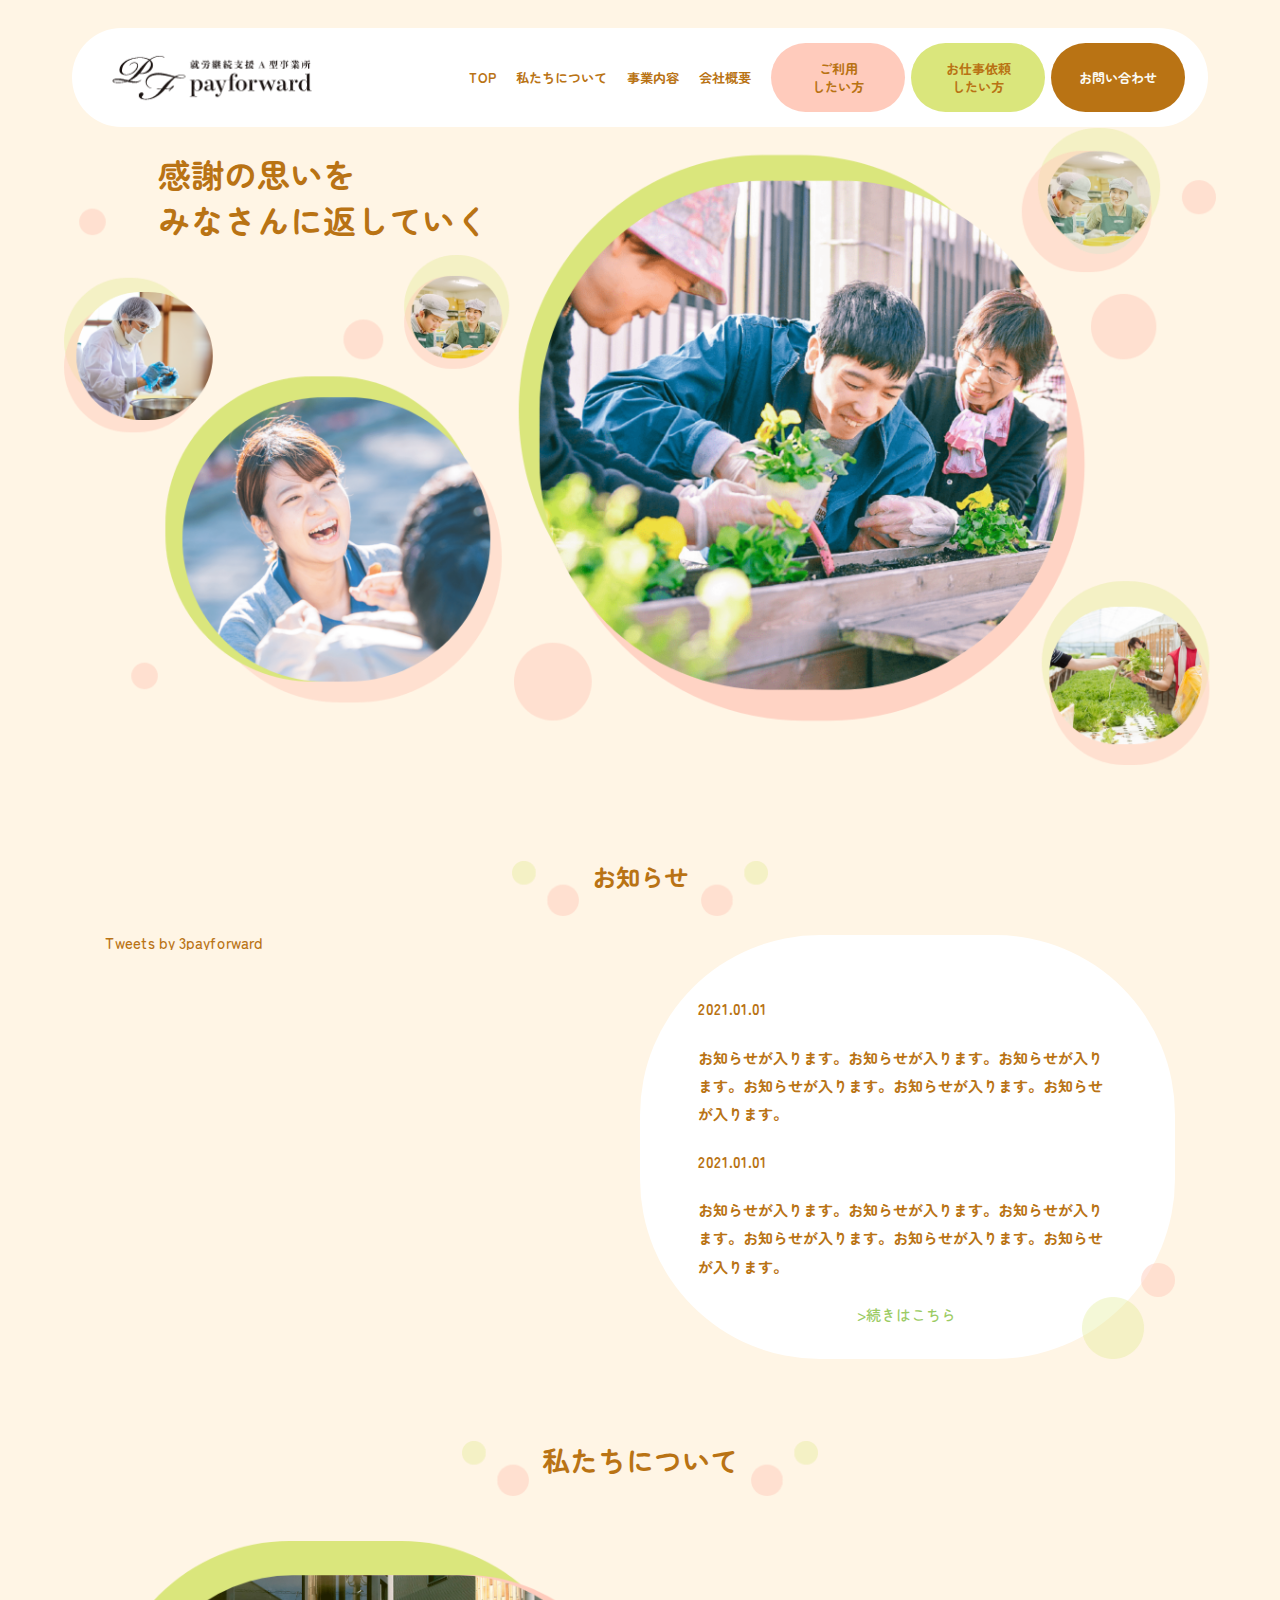
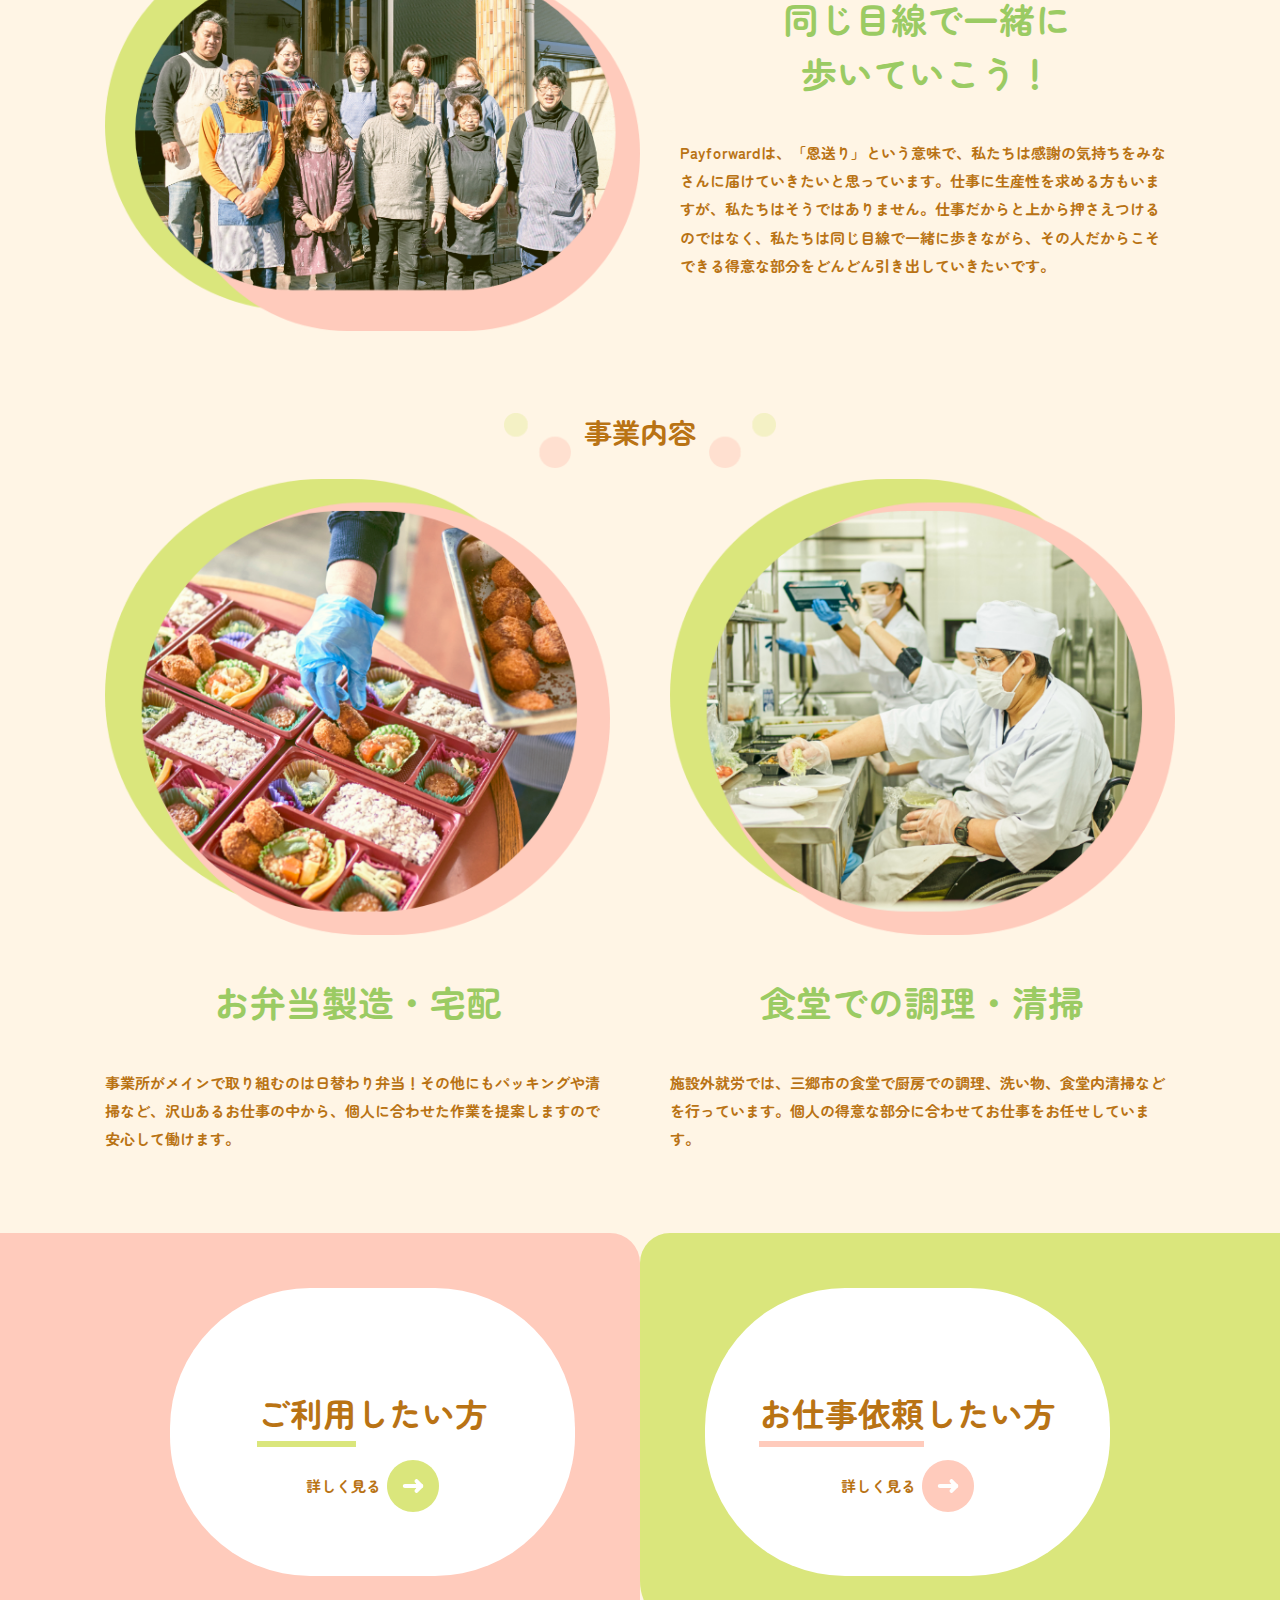
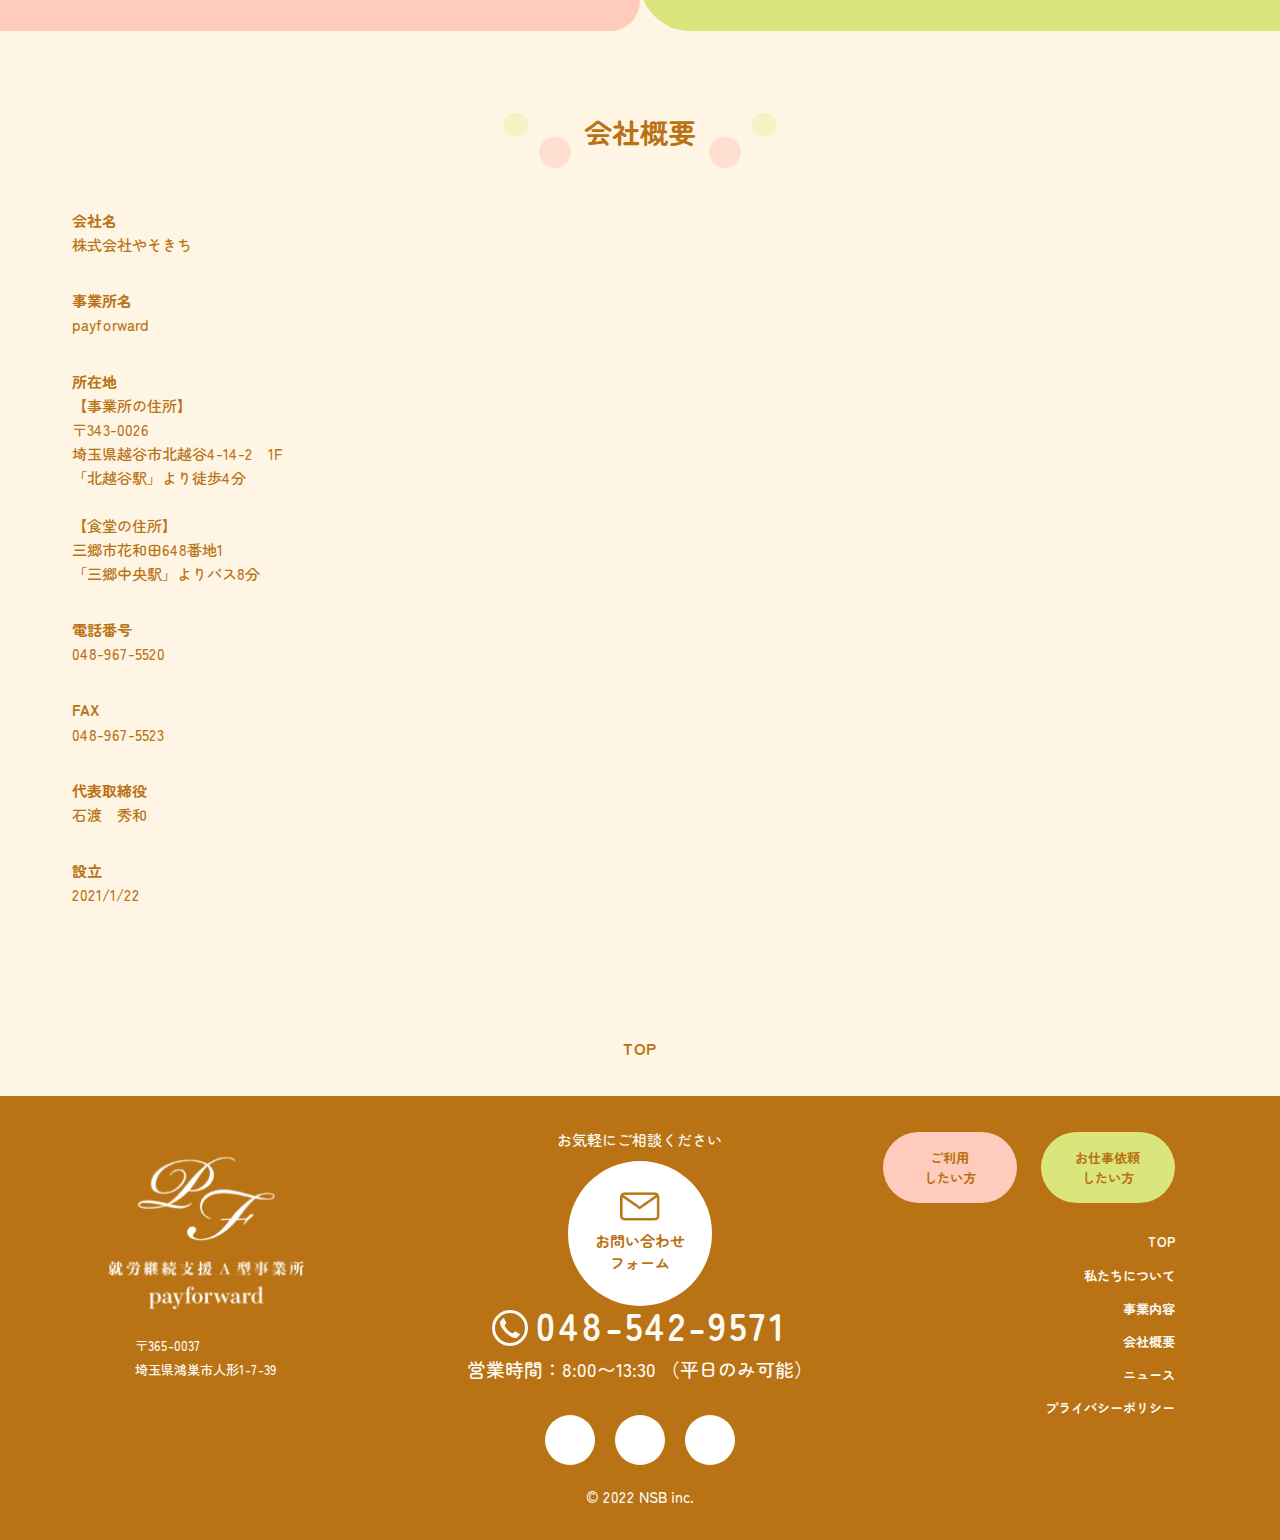
<file: index.html>
<!DOCTYPE html>
<html>

<head>
    <meta name="robots" content="noindex,nofollow,noarchive" />

    <meta http-equiv="X-UA-Compatible" content="IE=edge">
    <meta charset="utf-8">
    <title>就労継続支援Ａ型事業所　payforword</title>
    <meta name="description" content="ページの説明を120文字程度">
    <meta name="author" content="カンマ,区切り">
    <meta name="viewport" content="width=device-width, initial-scale=1">
    <link rel=“shortcut icon” href=“/favicon.ico”>
    <link rel=“apple-touch-icon” href=“/apple-touch-icon.png”>
    <link rel=“icon” type=“image/png” href=“/android-256x256.png”>
    <link rel="stylesheet" href="assets/css/style.css">
</head>

<body class="bg-fourth">
    <header class="header" id="header">
        <div class="header_container d-flex align-item align-items-center justify-content-between bg-light round-pill">
            <h1 class="header_logo">
                <a href="index.html" class="d-block">
                    <picture>
                        <source media="(max-width:767px)" srcset="assets/image/header_logo_sp@2x.png">
                        <source media="(min-width:768px)" srcset="assets/image/header_logo_pc.png 1x, assets/image/header_logo_pc@2x.png 2x">
                        <img src="assets/image/header_logo_pc.png" alt="payforward" loading="lazy">
                    </picture>
                </a>
            </h1>
            <nav class="header_nav" id="nav">
                <ul class="d-flex flex-wrap align-items-md-center justify-content-center font-size-menu font-weight-bold">
                    <li class="header_nav_item d-none d-lg-block order-lg-1">
                        <a href="#" class="d-block px-md-0hq">TOP</a>
                    </li>
                    <li class="header_nav_item mt-sp order-3 order-lg-2">
                        <a href="#about" class="d-block px-md-0hq iconsp">私たちについて</a>
                    </li>
                    <li class="header_nav_item order-4 order-lg-3">
                        <a href="#business" class="d-block px-md-0hq iconsp">事業内容</a>
                    </li>
                    <li class="header_nav_item order-5 order-lg-4">
                        <a href="#company" class="d-block px-md-0hq iconsp">会社概要</a>
                    </li>
                    <li class="header_nav_item order-6 order-lg-5 d-lg-none">
                        <a href="news.html" class="d-block px-md-0hq iconsp">ニュース</a>
                    </li>
                    <li class="header_nav_item order-7 order-lg-6 d-lg-none">
                        <a href="#" class="d-block px-md-0hq iconsp">プライバシーポリシー</a>
                    </li>
                    <li class="header_nav_item w50sp order-1 order-lg-7">
                        <a href="/worker.html" class="d-block bg-secondary round-pill">ご利用<br/>したい方</a>
                    </li>
                    <li class="header_nav_item w50sp order-2 order-lg-8">
                        <a href="/business.html" class="d-block bg-third round-pill">お仕事依頼<br/>したい方</a>
                    </li>
                    <li class="header_nav_item w100sp order-9">
                        <a href="/contact.html" class="link-contact">お問い合わせ</a>
                    </li>
                </ul>
                <ul class="d-flex justify-content-center mb-1h d-lg-none">
                    <li class="circle">
                        <a href="https://twitter.com/3payforward" class="circle_inner d-block" target="_blank" rel="noreferrer noopener">
                            <img src="assets/image/icon_twitter_pc.png" alt="Twitter" loading="lazy">
                        </a>
                    </li>
                    <li class="circle mx-1q">
                        <a href="https://www.instagram.com/payforwardkoshigaya/" class="circle_inner d-block" target="_blank" rel="noreferrer noopener">
                            <img src="assets/image/icon_instagram_pc.png" alt="Instagram" loading="lazy">
                        </a>
                    </li>
                    <li class="circle">
                        <a href="https://www.facebook.com/payforward.koshigaya/" class="circle_inner d-block" target="_blank" rel="noreferrer noopener">
                            <img src="assets/image/icon_facebook_pc.png" alt="Facebook" loading="lazy">
                        </a>
                    </li>
                </ul>
            </nav>
            <button class="header_btnsp d-lg-none" id="btn-nav">
                <svg width="22px" height="7px" viewBox="0 0 220 20" style="display: block;">
                    <line x1="10" y1="20" x2="220" y2="20" stroke="#B97314" stroke-width="20" stroke-linecap="round" stroke-dasharray="0.1, 40"/>
                </svg>
                <svg width="22px" height="7px" viewBox="0 0 220 20" style="display: block;">
                    <line x1="10" y1="20" x2="220" y2="20" stroke="#B97314" stroke-width="20" stroke-linecap="round" stroke-dasharray="0.1, 40"/>
                </svg>
                <svg width="22px" height="7px" viewBox="0 0 220 20" style="display: block;">
                    <line x1="10" y1="20" x2="220" y2="20" stroke="#B97314" stroke-width="20" stroke-linecap="round" stroke-dasharray="0.1, 40"/>
                </svg>
            </button>
        </div>
    </header>

    <section>
        <div class="firstview">
            <h2 class="firstview_copy inner-width font-weight-bold d-block">感謝の思いを<br>みなさんに返していく</h2>
        </div>
    </section>
    <section class="section news" id="news">
        <div class="container">
            <div class="d-flex justify-content-center"><h2 class="ttl ttl-headding-5 ttl-bg font-weight-bold">お知らせ</h2></div>
            <div class="d-flex flex-column flex-md-row justify-content-between align-items-start">
                <div class="news_twitter">
                    <a class="twitter-timeline" href="https://twitter.com/3payforward?ref_src=twsrc^tfw">Tweets by 3payforward</a> 
                    <script async src="https://platform.twitter.com/widgets.js" charset="utf-8"></script>
                </div>
                <div class="news_contents bg-light line-height-base">
                    <ul class="news_list">
                        <li class="news_list_item font-weight-bold">
                            <a href="#" class="d-block">
                                <div class="news_date">2021.01.01 </div>
                                <p class="news_title_post">お知らせが入ります。お知らせが入ります。お知らせが入ります。お知らせが入ります。お知らせが入ります。お知らせが入ります。</p>
                            </a>
                        </li>
                        <li class="news_list_item font-weight-bold">
                            <a href="#" class="d-block">
                                <div class="news_date">2021.01.01 </div>
                                <p class="news_title_post">お知らせが入ります。お知らせが入ります。お知らせが入ります。お知らせが入ります。お知らせが入ります。お知らせが入ります。</p>
                            </a>
                        </li>
                    </ul>
                    <div class="d-none d-md-block text-center">
                        <a href="#" class="link_more">>続きはこちら</a>
                    </div>
                </div>
            </div>
        </div>
    </section>
    <section class="section about" id="about">
        <div class="container">
            <div class="d-flex justify-content-center"><h2 class="ttl ttl-headding-4 ttl-bg font-weight-bold">私たちについて</h2></div>
            <div class="d-flex align-items-center flex-column flex-md-row">
                <figure class="about_thubmnail col-md-6 mb-1hq mb-md-0">
                    <picture>
                        <source media="(max-width:767px)" srcset="assets/image/about_sp@2x.png">
                        <source media="(min-width:768px)" srcset="assets/image/about_pc.png 1x, assets/image/about_pc@2x.png 2x">
                        <img src="assets/image/about_pc.png" alt="同じ目線で一緒に歩いていこう！" loading="lazy">
                    </picture>
                </figure>
                <div class="about_content col-md-6 font-weight-bold">
                    <h3 class="ttl ttl-headding-3_lp text-green">同じ目線で<br class="d-md-none"/>一緒に<br class="d-none d-md-block"/>歩いていこう！</h3>
                    <p class="about_text line-height-base">Payforwardは、「恩送り」という意味で、私たちは感謝の気持ちをみなさんに届けていきたいと思っています。仕事に生産性を求める方もいますが、私たちはそうではありません。仕事だからと上から押さえつけるのではなく、私たちは同じ目線で一緒に歩きながら、その人だからこそできる得意な部分をどんどん引き出していきたいです。</p>
                </div>
            </div>
        </div>
    </section>

    <section class="section business" id="business">
        <div class="container">
            <div class="d-flex justify-content-center"><h2 class="ttl ttl-headding-4 ttl-bg font-weight-bold">事業内容</h2></div>
            <div class="d-flex justify-content-between flex-column flex-md-row">
                <div class="business_items font-weight-bold">
                    <picture>
                        <source media="(max-width:767px)" srcset="assets/image/top-work-1_sp@2x.png">
                        <source media="(min-width:768px)" srcset="assets/image/top-work-1_pc.png 1x, assets/image/top-work-1_pc@2x.png 2x">
                        <img src="assets/image/top-work-1_pc.png" alt="お弁当製造・宅配" loading="lazy">
                    </picture>
                    <div class="business_items_content">
                        <h3 class="ttl ttl-headding-3_lp text-green">お弁当製造・宅配</h3>
                        <p class="line-height-base">事業所がメインで取り組むのは日替わり弁当！その他にもパッキングや清掃など、沢山あるお仕事の中から、個人に合わせた作業を提案しますので安心して働けます。</p>
                    </div>
                </div>
                <div class="business_items font-weight-bold">
                    <picture>
                        <source media="(max-width:767px)" srcset="assets/image/top-work-2_sp@2x.png">
                        <source media="(min-width:768px)" srcset="assets/image/top-work-2_pc.png 1x, assets/image/top-work-2_pc@2x.png 2x">
                        <img src="assets/image/top-work-2_pc.png" alt="食堂での調理・清掃" loading="lazy">
                    </picture>
                    <div class="business_items_content">
                        <h3 class="ttl ttl-headding-3_lp text-green">食堂での調理・清掃</h3>
                        <p class="line-height-base">施設外就労では、三郷市の食堂で厨房での調理、洗い物、食堂内清掃などを行っています。個人の得意な部分に合わせてお仕事をお任せしています。</p>
                    </div>
                </div>
            </div>
        </div>
    </section>
    <section class="section top-btns">
        <div class="container d-flex">
            <a href="#" class="top-btn d-flex flex-column bg-light col-md-6 font-weight-bold">
                <h3 class="ttl"><span class="underline underline-green">ご利用</span>したい方</h3>
                <span class="icon_arrow icon-green">詳しく見る</span>
            </a>
            <a href="#" class="top-btn d-flex flex-column bg-light col-md-6 font-weight-bold">
                <h3 class="ttl"><span class="underline underline-pink">お仕事依頼</span>したい方</h3>
                <span class="icon_arrow icon-pink">詳しく見る</span>
            </a>
        </div>
    </section>
    <section class="section company" id="company">
        <div class="container">
            <div class="d-flex justify-content-center"><h2 class="ttl ttl-headding-4 ttl-bg font-weight-bold">会社概要</h2></div>
            <div class="d-flex flex-column flex-md-row justify-content-between">
                <dl class="company_contents line-height-160 mb-1 mb-md-0">
                    <div class="py-1">
                        <dt class="font-weight-bold">会社名</dt>
                        <dd>株式会社やそきち</dd>
                    </div>
                    <div class="py-1">
                        <dt class="font-weight-bold">事業所名</dt>
                        <dd>payforward</dd>
                    </div>
                    <div class="py-1">
                        <dt class="font-weight-bold">所在地</dt>
                        <dd>【事業所の住所】<br>〒343-0026<br>埼玉県越谷市北越谷4-14-2　1F<br>「北越谷駅」より徒歩4分<br><br>【食堂の住所】<br>三郷市花和田648番地1<br>「三郷中央駅」よりバス8分</dd>
                    </div>
                    <div class="py-1">
                        <dt class="font-weight-bold">電話番号</dt>
                        <dd>048-967-5520</dd>
                    </div>
                    <div class="py-1">
                        <dt class="font-weight-bold">FAX</dt>
                        <dd>048-967-5523</dd>
                    </div>
                    <div class="py-1">
                        <dt class="font-weight-bold">代表取締役</dt>
                        <dd>石渡　秀和</dd>
                    </div>
                    <div class="py-1">
                        <dt class="font-weight-bold">設立</dt>
                        <dd>2021/1/22</dd>
                    </div>
                </dl>
                <div class="company_contents">
                    <div class="googlemap">
                        <iframe src="https://www.google.com/maps/embed?pb=!1m18!1m12!1m3!1d3231.801005359682!2d139.77470101526495!3d35.90288908014338!2m3!1f0!2f0!3f0!3m2!1i1024!2i768!4f13.1!3m3!1m2!1s0x6018960668f17ff9%3A0xb99e19e1cb92aed8!2z44CSMzQzLTAwMjYg5Z-8546J55yM6LaK6LC35biC5YyX6LaK6LC377yU5LiB55uu77yR77yU4oiS77ySIDFm!5e0!3m2!1sja!2sjp!4v1647507621319!5m2!1sja!2sjp" width="100%" height="auto" style="border:0;" allowfullscreen="" loading="lazy"></iframe>
                    </div>
                </div>
            </div>
        </div>
    </section>

    <section class="section">
        <div class="container">
            <ul class="breadcrumb d-flex justify-content-center text-90p">
                <li class="d-fle align-items-center font-weight-bold"><a href="index.html">TOP</a></li>
            </ul>
        </div>
    </section>

    <footer class="footer bg-primary">
        <div class="container">
            <div class="footer_layout d-flex flex-column flex-md-row justify-content-between">
                <div class="footer_contact order-md-1 text-light">
                    <p class="text-center mb-0hq">お気軽にご相談ください</p>
                    <div class="btn_contact mx-auto mb-1 mb-md-3 mb-md-0">
                        <div class="btn_contact_inner position-relative bg-light">
                            <a href="contact.html" class="font-size-contact text-center font-weight-bold py-1 py-md-0">
                                <span class="text-nowrap">お問い合わせ</span><br class="d-none d-md-block"><span class="d-none d-md-block">フォーム</span>
                            </a>
                        </div>
                    </div>
                    <p class="font-size-phone icon_phone mb-1 font-weight-bold text-nowrap">048-542-9571</p>
                    <p class="text-center font-size-text-md-20 mb-2 letter-spacing-0">営業時間：8:00〜13:30  （平日のみ可能）</p>
                    
                </div>
                <div class="footer_nav order-md-2">
                    <div class="footer_nav_inner ml-auto font-weight-bold line-height-130">
                        <ul class="footer_group_btn font-size-menu d-flex justify-content-md-end">
                            <li class="mb-1">
                                <a href="worker.html" class="d-block w-100 py-1 bg-secondary text-center round-pill">
                                    ご利用<br/>したい方
                                </a>
                            </li>
                            <li class="mb-2">
                                <a href="business.html" class="d-block w-100 py-1 bg-third text-center round-pill">
                                    お仕事依頼<br/>したい方
                                </a>
                            </li>
                        </ul>
                        <ul class="mb-1 mb-md-0 font-size-menu text-center text-md-right font-weight-bold line-height-100 text-light">
                            <li class="mb-1q"><a href="index.html">TOP</a></li>
                            <li class="mb-1q"><a href="index.html#about">私たちについて</a></li>
                            <li class="mb-1q"><a href="index.html#business">事業内容</a></li>
                            <li class="mb-1q"><a href="index.html#company">会社概要</a></li>
                            <li class="mb-1q"><a href="news.html">ニュース</a></li>
                            <li><a href="#">プライバシーポリシー</a></li>
                        </ul>
                    </div>
                </div>
                <div class="footer_profile order-md-0 mt-3 mt-md-0 text-light">
                    <div class="footer_profile_inner text-center">
                        <div class="footer_logo">
                            <a href="index.html">
                                <picture>
                                    <source media="(max-width:767px)" srcset="assets/image/footer_logo_sp@2x.png">
                                    <source media="(min-width:768px)" srcset="assets/image/footer_logo_pc.png 1x,assets/image/footer_logo_pc@2x.png 2x">
                                    <img src="assets/image/footer_logo_pc.png" alt="就労継続支援Ａ型事業所　payforword" loading="lazy">
                                </picture>
                            </a>
                        </div>
                        <p class="d-inline-block mx-auto mb-2 mb-md-0 font-size-menu text-center text-md-left line-height-140">
                            <span class="d-block mx-auto line-height-base">〒365-0037<br>埼玉県鴻巣市人形1-7-39</span>
                        </p>
                    </div>
                </div>
            </div>
            <ul class="d-flex justify-content-center mb-3 mb-md-1h">
                <li class="circle">
                    <a href="https://twitter.com/3payforward" class="circle_inner d-block" target="_blank" rel="noreferrer noopener">
                        <img src="assets/image/icon_twitter_pc.png" alt="Twitter" loading="lazy">
                    </a>
                </li>
                <li class="circle mx-1q">
                    <a href="https://www.instagram.com/payforwardkoshigaya/" class="circle_inner d-block" target="_blank" rel="noreferrer noopener">
                        <img src="assets/image/icon_instagram_pc.png" alt="Instagram" loading="lazy">
                    </a>
                </li>
                <li class="circle">
                    <a href="https://www.facebook.com/payforward.koshigaya/" class="circle_inner d-block" target="_blank" rel="noreferrer noopener">
                        <img src="assets/image/icon_facebook_pc.png" alt="Facebook" loading="lazy">
                    </a>
                </li>
            </ul>
            <p class="text-center text-light"><small>&copy; 2022 NSB inc.</small></p>
        </div>
    </footer>
    <div class="btn-fixed justify-content-between">
        <a href="worker.html" class="btn py-1 bg-secondary round-pill">ご利用<br/>したい方</a>
        <a href="business.html" class="btn py-1 bg-third round-pill">お仕事<br/>依頼したい方</a>
    </div>
    <script src="assets/js/common.js"></script>
</body>
</html>
</file>
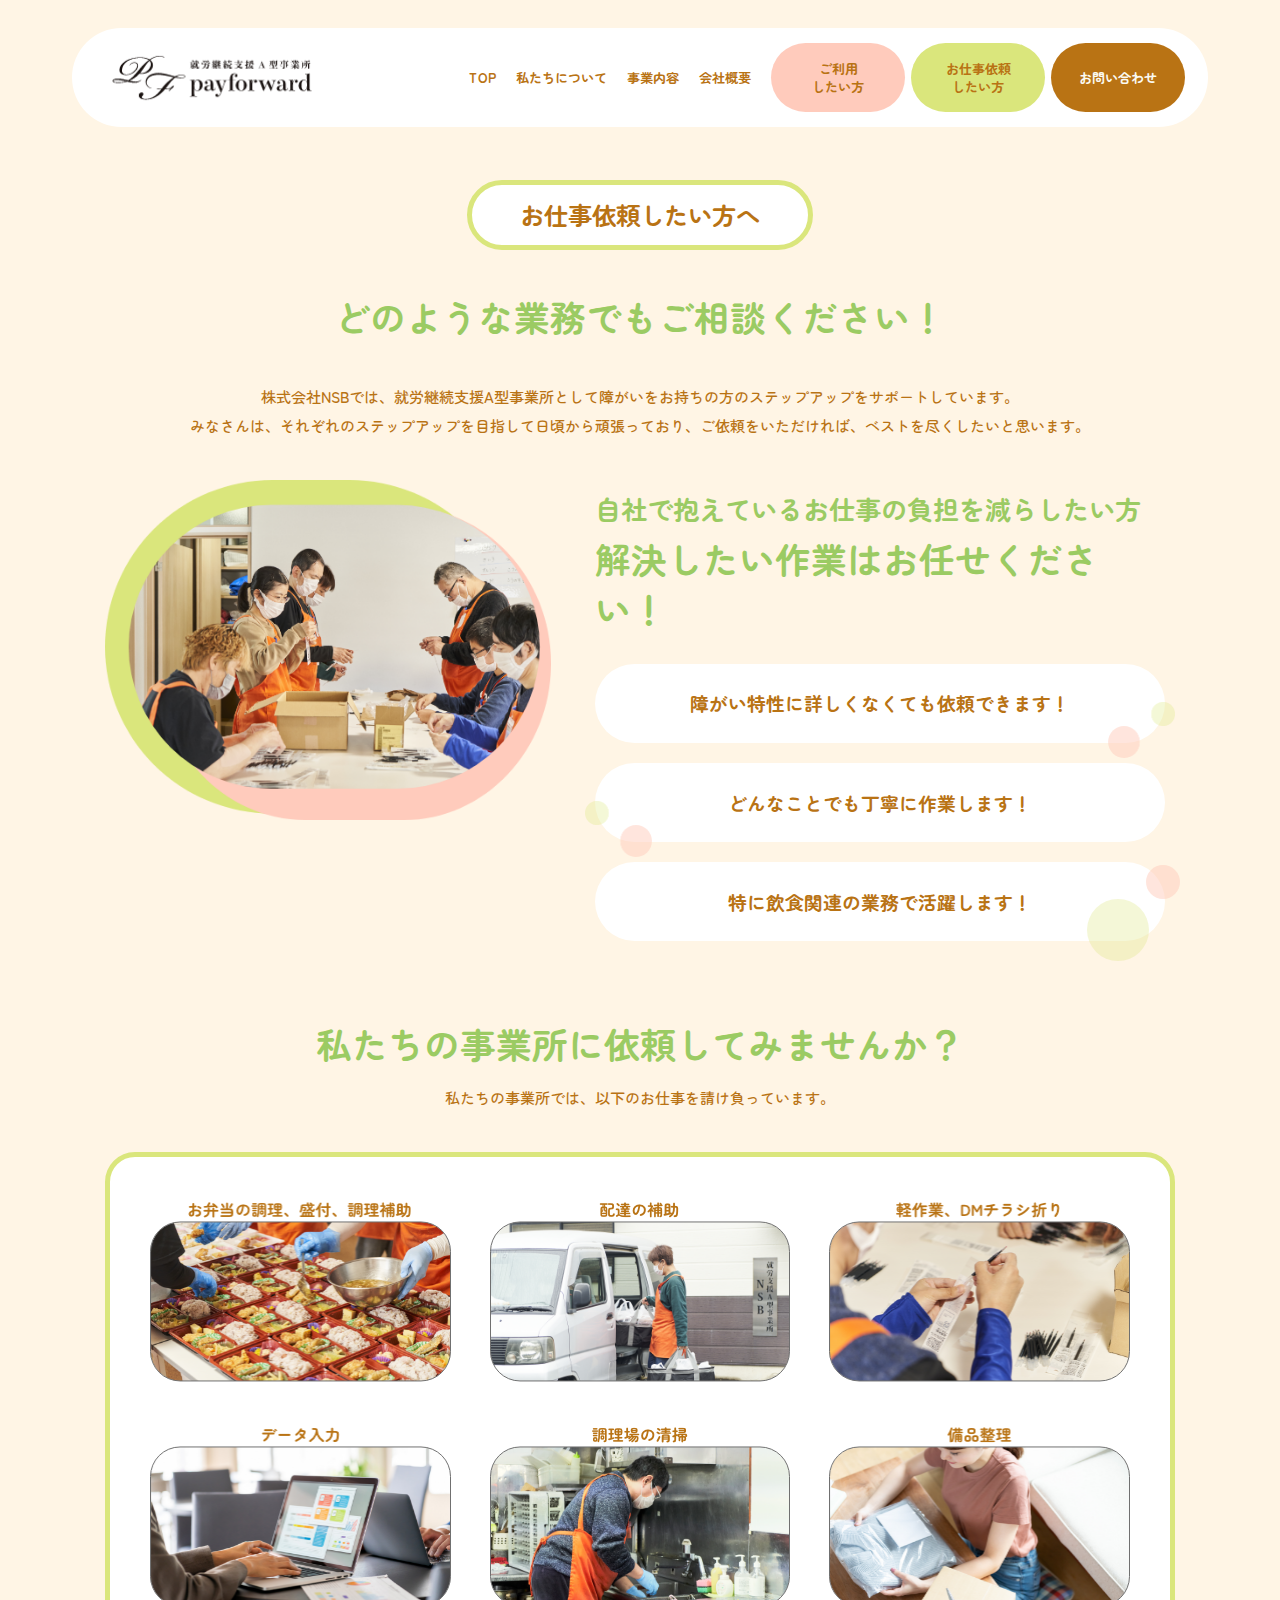
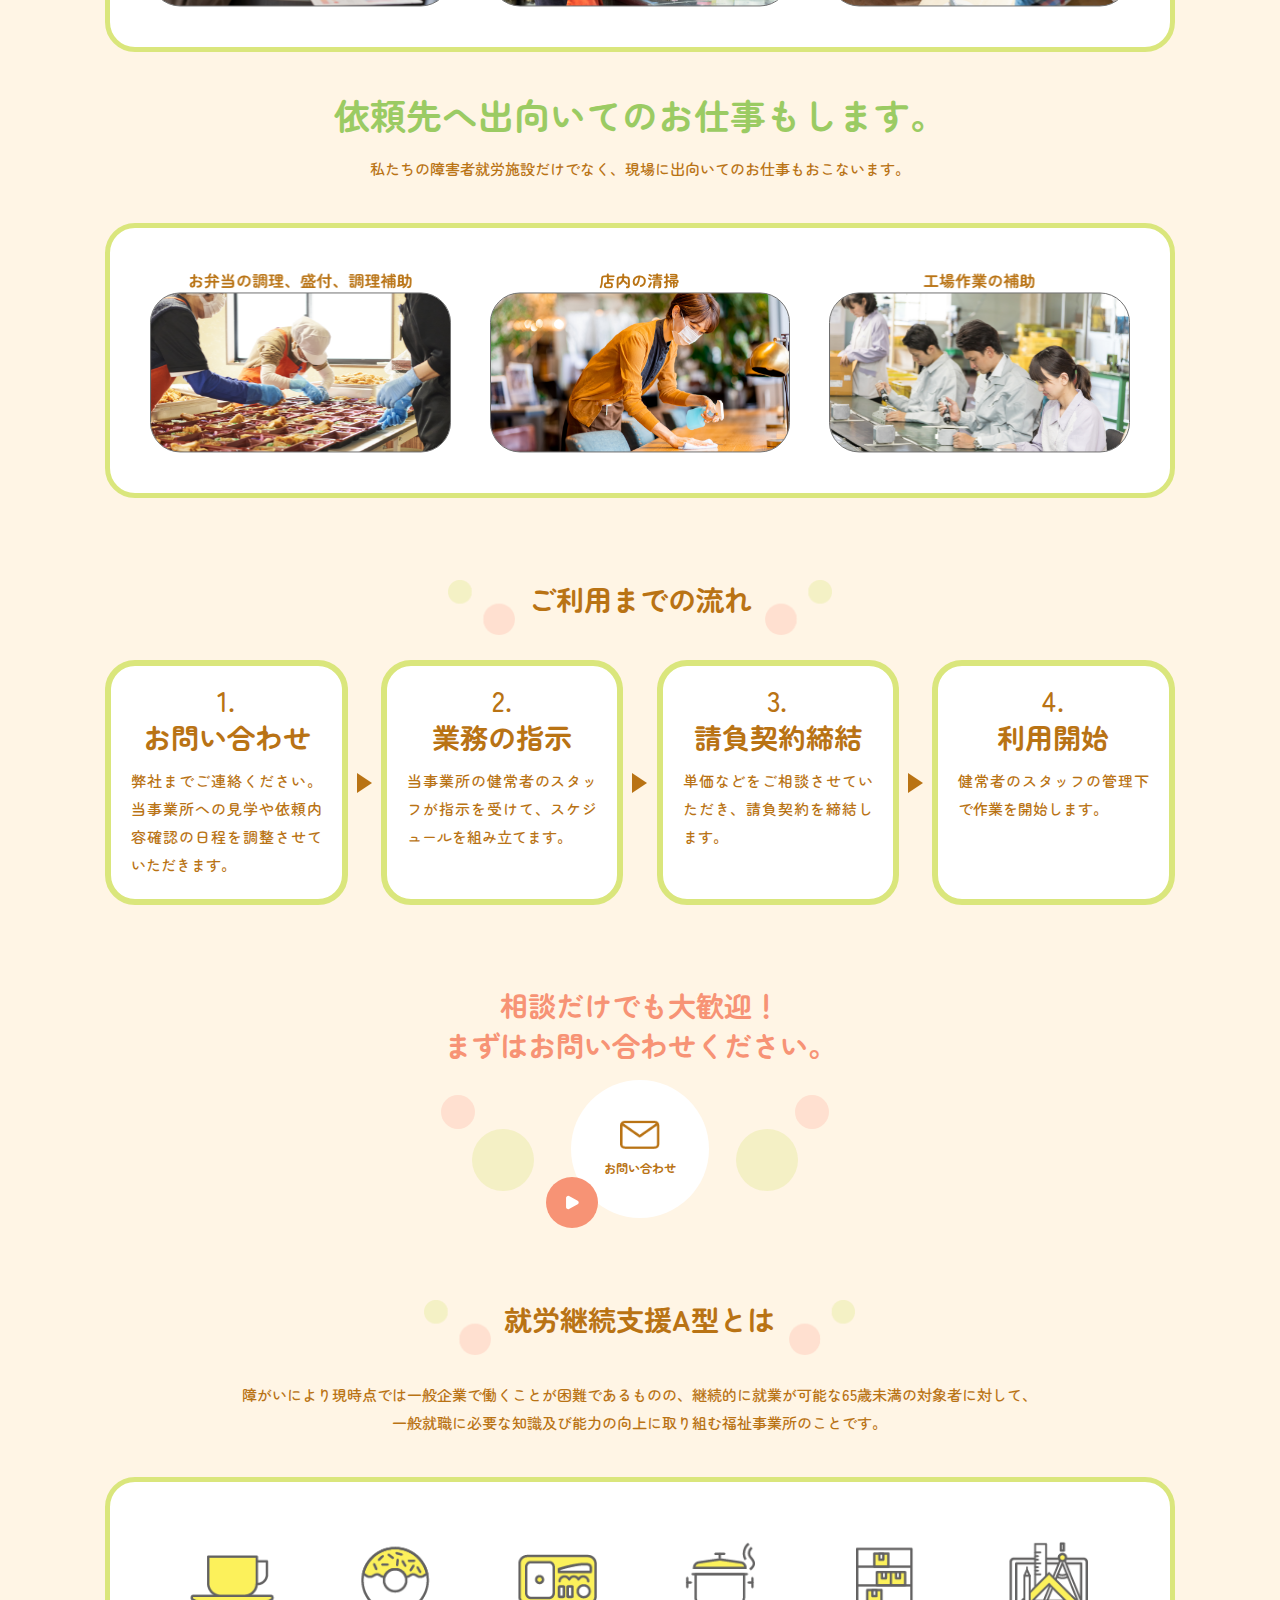
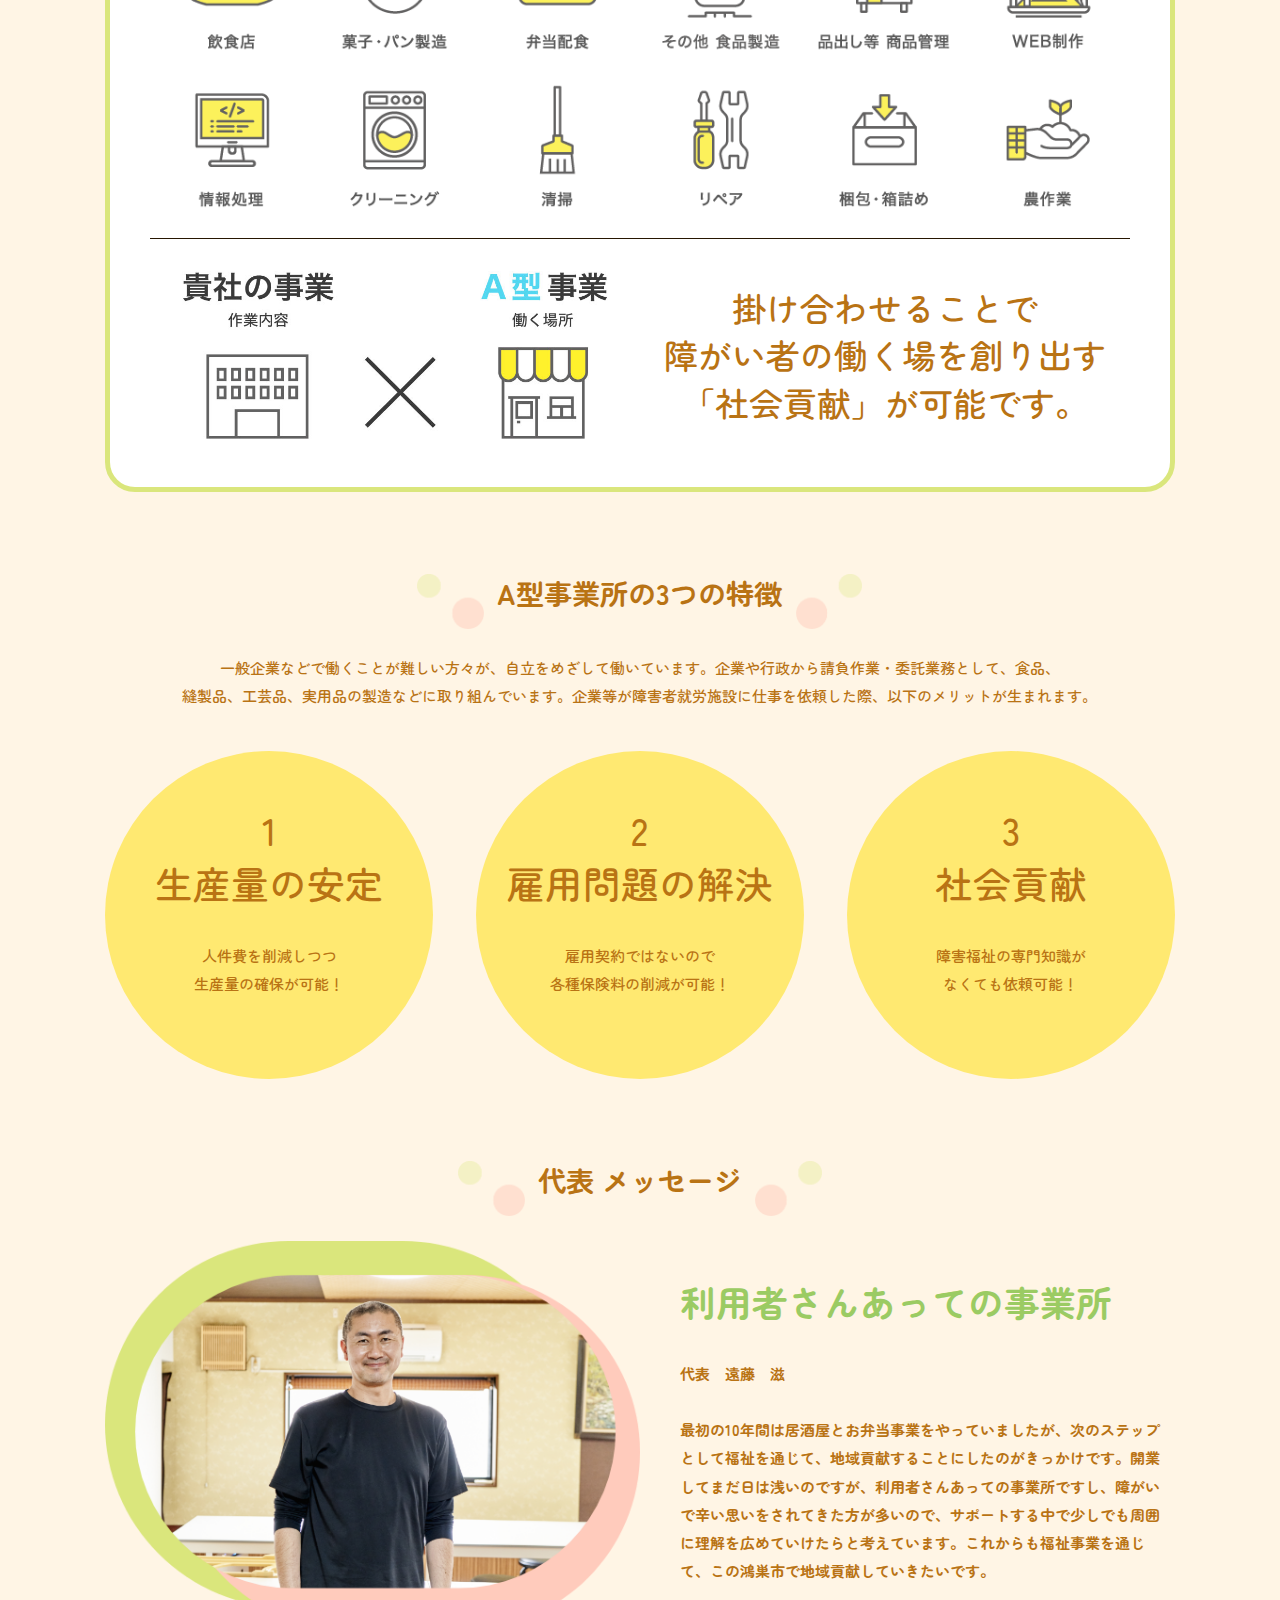
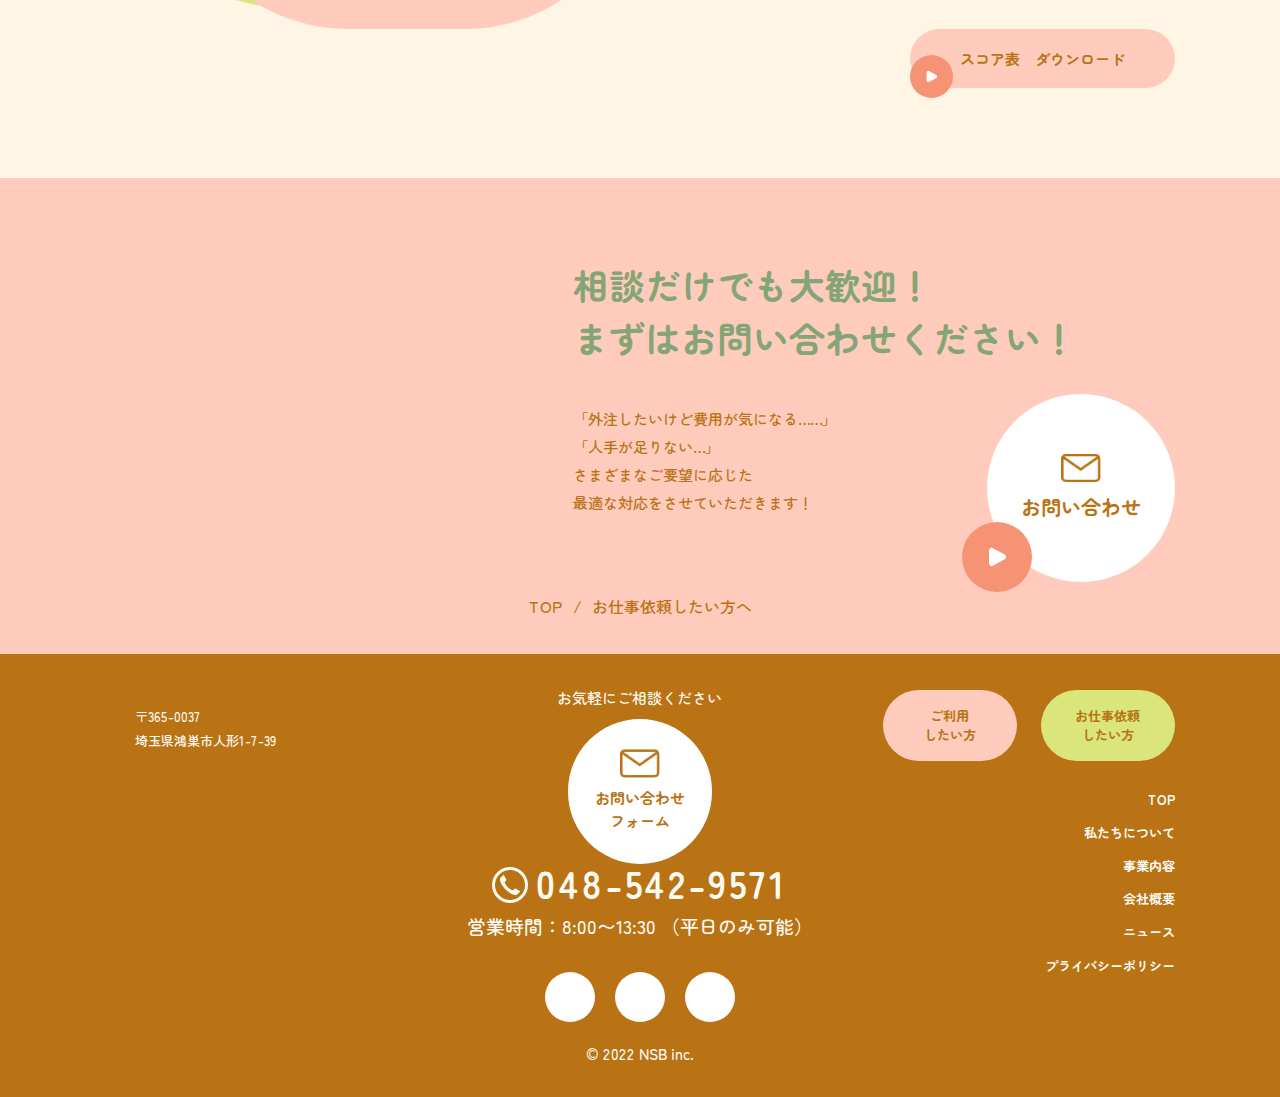
<file: business.html>
<!DOCTYPE html>
<html>

<head>
    <meta name="robots" content="noindex,nofollow,noarchive" />

    <meta http-equiv="X-UA-Compatible" content="IE=edge">
    <meta charset="utf-8">
    <title>お仕事依頼したい方へ【NSB】埼玉県鴻巣市の就労継続支援A型事業所</title>
    <meta name="description" content="ページの説明を120文字程度">
    <meta name="author" content="カンマ,区切り">
    <meta name="viewport" content="width=device-width, initial-scale=1">
    <link rel=“shortcut icon” href=“/favicon.ico”>
    <link rel=“apple-touch-icon” href=“/apple-touch-icon.png”>
    <link rel=“icon” type=“image/png” href=“/android-256x256.png”>
    <link rel="stylesheet" href="assets/css/style.css">
</head>

<body class="bg-fourth">
    <header class="header" id="header">
        <div class="header_container d-flex align-item align-items-center justify-content-between bg-light round-pill">
            <h1 class="header_logo">
                <a href="index.html" class="d-block">
                    <picture>
                        <source media="(max-width:767px)" srcset="assets/image/header_logo_sp@2x.png">
                        <source media="(min-width:768px)" srcset="assets/image/header_logo_pc.png 1x, assets/image/header_logo_pc@2x.png 2x">
                        <img src="assets/image/header_logo_pc.png" alt="payforward" loading="lazy">
                    </picture>
                </a>
            </h1>
            <nav class="header_nav" id="nav">
                <ul class="d-flex flex-wrap align-items-md-center justify-content-center font-size-menu font-weight-bold">
                    <li class="header_nav_item d-none d-lg-block order-lg-1">
                        <a href="index.html" class="d-block px-md-0hq">TOP</a>
                    </li>
                    <li class="header_nav_item mt-sp order-3 order-lg-2">
                        <a href="index.html#about" class="d-block px-md-0hq iconsp">私たちについて</a>
                    </li>
                    <li class="header_nav_item order-4 order-lg-3">
                        <a href="index.html#business" class="d-block px-md-0hq iconsp">事業内容</a>
                    </li>
                    <li class="header_nav_item order-5 order-lg-4">
                        <a href="index.html#company" class="d-block px-md-0hq iconsp">会社概要</a>
                    </li>
                    <li class="header_nav_item order-6 order-lg-5 d-lg-none">
                        <a href="news.html" class="d-block px-md-0hq iconsp">ニュース</a>
                    </li>
                    <li class="header_nav_item order-7 order-lg-6 d-lg-none">
                        <a href="#" class="d-block px-md-0hq iconsp">プライバシーポリシー</a>
                    </li>
                    <li class="header_nav_item w50sp order-1 order-lg-7">
                        <a href="/worker.html" class="d-block bg-secondary round-pill">ご利用<br/>したい方</a>
                    </li>
                    <li class="header_nav_item w50sp order-2 order-lg-8">
                        <a href="/business.html" class="d-block bg-third round-pill">お仕事依頼<br/>したい方</a>
                    </li>
                    <li class="header_nav_item w100sp order-9">
                        <a href="/contact.html" class="link-contact">お問い合わせ</a>
                    </li>
                </ul>
                <ul class="d-flex justify-content-center mb-1h d-lg-none">
                    <li class="circle">
                        <a href="https://twitter.com/3payforward" class="circle_inner d-block" target="_blank" rel="noreferrer noopener">
                            <img src="assets/image/icon_twitter_pc.png" alt="Twitter" loading="lazy">
                        </a>
                    </li>
                    <li class="circle mx-1q">
                        <a href="https://www.instagram.com/payforwardkoshigaya/" class="circle_inner d-block" target="_blank" rel="noreferrer noopener">
                            <img src="assets/image/icon_instagram_pc.png" alt="Instagram" loading="lazy">
                        </a>
                    </li>
                    <li class="circle">
                        <a href="https://www.facebook.com/payforward.koshigaya/" class="circle_inner d-block" target="_blank" rel="noreferrer noopener">
                            <img src="assets/image/icon_facebook_pc.png" alt="Facebook" loading="lazy">
                        </a>
                    </li>
                </ul>
            </nav>
            <button class="header_btnsp d-lg-none" id="btn-nav">
                <svg width="22px" height="7px" viewBox="0 0 220 20" style="display: block;">
                    <line x1="10" y1="20" x2="220" y2="20" stroke="#B97314" stroke-width="20" stroke-linecap="round" stroke-dasharray="0.1, 40"/>
                </svg>
                <svg width="22px" height="7px" viewBox="0 0 220 20" style="display: block;">
                    <line x1="10" y1="20" x2="220" y2="20" stroke="#B97314" stroke-width="20" stroke-linecap="round" stroke-dasharray="0.1, 40"/>
                </svg>
                <svg width="22px" height="7px" viewBox="0 0 220 20" style="display: block;">
                    <line x1="10" y1="20" x2="220" y2="20" stroke="#B97314" stroke-width="20" stroke-linecap="round" stroke-dasharray="0.1, 40"/>
                </svg>
            </button>
        </div>
    </header>

    <!-- ご利用したい方へ -->
    <section class="pages workers">
        <div class="section pages-head pb-0">
            <div class="container w-90">
                <h1 class="ttl">
                    <span class="d-inline-block font-size-hedding-5-2 text-primary bg-light font-weight-bold line-height-130 border-w5 border-color-third round-pill px-2 px-md-3 py-0hq">お仕事依頼したい方へ</span>
                </h1>
                <h2 class="ttl font-size-section-title text-green font-weight-bold">どのような業務でも<br class="d-md-none"/>ご相談ください！</h2>
                <p class="line-height-base text-left text-md-center">
                    株式会社NSBでは、就労継続支援A型事業所として障がいをお持ちの方のステップアップをサポートしています。<br/>
                    みなさんは、それぞれのステップアップを目指して日頃から頑張っており、ご依頼をいただければ、ベストを尽くしたいと思います。
                </p>
            </div>
        </div>
        <div class="container">
            <div class="z-index-2 pd-y-40 d-flex flex-column flex-md-row justify-content-between">
                <div class="col-md-5 mb-1hq mb-md-0">
                    <picture>
                        <source media="(max-width:767px)" srcset="assets/image/business/strangth_sp@2x.png">
                        <source media="(min-width:768px)" srcset="assets/image/business/strangth_pc.png 1x, assets/image/business/strangth_pc@2x.png 2x">
                        <img src="assets/image/business/strangth_pc.png" alt="自社で抱えているお仕事の負担を減らしたい方">
                    </picture>
                </div>
                <div class="worker_text col-md-7">
                    <h3 class="font-size-section-title line-height-140 font-weight-bold mb-1q mb-md-1hq text-green text-center text-md-left">
                        <small class="font-size-small">自社で抱えているお仕事の負担を減らしたい方</small><br/>
                        解決したい作業は<br class="d-md-none"/>お任せください！
                    </h3>
                    <ul class="aim business-aim d-flex flex-column justify-content-between font-weight-bold line-height-160">
                        <li class="aim-item position-relative bg-light round-pill text-center ico-right">
                            障がい特性に詳しくなくても依頼できます！
                        </li>
                        <li class="aim-item position-relative bg-light round-pill text-center ico-left">
                            どんなことでも丁寧に作業します！
                        </li>
                        <li class="aim-item position-relative bg-light round-pill text-center ico-right-2">
                            特に飲食関連の業務で活躍します！
                        </li>
                    </ul>
                </div>
            </div>
        </div>
    </section>

    <!-- 事業内容 -->
    <section class="section business pt-0 pt-md-2h">
        <div class="container mw-82">
            <h2 class="font-size-section-title line-height-130 text-center mb-1q mb-md-1 text-green font-weight-bold">私たちの事業所に<br class="d-md-none"/>依頼してみませんか？</h2>
            <p class="line-height-base text-center mb-1q mb-md-2h">私たちの事業所では、<br class="d-md-none"/>以下のお仕事を請け負っています。</p>
            <div class="bg-light border-w5 border-color-third round-pill-30 p-1hq p-md-2h mb-1hq mb-md-2h">
                <div class="d-flex flex-wrap justify-content-between business-picture">
                    <div class="col-md mb-1q mb-md-2h">
                        <picture>
                            <source media="(max-width:767px)" srcset="assets/image/business/work-in-1_sp@2x.png">
                            <source media="(min-width:768px)" srcset="assets/image/business/work-in-1_pc.png 1x, assets/image/business/work-in-1_pc@2x.png 2x">
                            <img src="assets/image/business/work-in-1_pc.png" alt="お弁当の調理、盛付、調理補助">
                        </picture>
                    </div>
                    <div class="col-md mb-1q mb-md-2h">
                        <picture>
                            <source media="(max-width:767px)" srcset="assets/image/business/work-in-2_sp@2x.png">
                            <source media="(min-width:768px)" srcset="assets/image/business/work-in-2_pc.png 1x, assets/image/business/work-in-2_pc@2x.png 2x">
                            <img src="assets/image/business/work-in-2_pc.png" alt="配達の補助">
                        </picture>
                    </div>
                    <div class="col-md mb-1q mb-md-2h">
                        <picture>
                            <source media="(max-width:767px)" srcset="assets/image/business/work-in-3_sp@2x.png">
                            <source media="(min-width:768px)" srcset="assets/image/business/work-in-3_pc.png 1x, assets/image/business/work-in-3_pc@2x.png 2x">
                            <img src="assets/image/business/work-in-3_pc.png" alt="軽作業、DMチラシ折り">
                        </picture>
                    </div>
                    <div class="col-md mb-1q mb-md-0">
                        <picture>
                            <source media="(max-width:767px)" srcset="assets/image/business/work-in-4_sp@2x.png">
                            <source media="(min-width:768px)" srcset="assets/image/business/work-in-4_pc.png 1x, assets/image/business/work-in-4_pc@2x.png 2x">
                            <img src="assets/image/business/work-in-4_pc.png" alt="データ入力">
                        </picture>
                    </div>
                    <div class="col-md mb-1q mb-md-0">
                        <picture>
                            <source media="(max-width:767px)" srcset="assets/image/business/work-in-5_sp@2x.png">
                            <source media="(min-width:768px)" srcset="assets/image/business/work-in-5_pc.png 1x, assets/image/business/work-in-5_pc@2x.png 2x">
                            <img src="assets/image/business/work-in-5_pc.png" alt="調理場の清掃">
                        </picture>
                    </div>
                    <div class="col-md">
                        <picture>
                            <source media="(max-width:767px)" srcset="assets/image/business/work-in-6_sp@2x.png">
                            <source media="(min-width:768px)" srcset="assets/image/business/work-in-6_pc.png 1x, assets/image/business/work-in-6_pc@2x.png 2x">
                            <img src="assets/image/business/work-in-6_pc.png" alt="備品整理">
                        </picture>
                    </div>
                </div>
            </div>
            <h2 class="font-size-section-title line-height-130 text-center mb-1q mb-md-1 pt-1hq pt-md-0 text-green font-weight-bold">依頼先へ出向いての<br class="d-md-none"/>お仕事もします。</h2>
            <p class="line-height-base text-center mb-1q mb-md-2h">私たちの障害者就労施設だけでなく、<br class="d-md-none">現場に出向いてのお仕事もおこないます。</p>
            <div class="bg-light border-w5 border-color-third round-pill-30 p-1hq p-md-2h">
                <div class="d-flex flex-wrap justify-content-between business-picture">
                    <div class="col-md mb-1q mb-md-0">
                        <picture>
                            <source media="(max-width:767px)" srcset="assets/image/business/work-out-1_sp@2x.png">
                            <source media="(min-width:768px)" srcset="assets/image/business/work-out-1_pc.png 1x, assets/image/business/work-out-1_pc@2x.png 2x">
                            <img src="assets/image/business/work-out-1_pc.png" alt="お弁当の調理、盛付、調理補助">
                        </picture>
                    </div>
                    <div class="col-md mb-1q mb-md-0">
                        <picture>
                            <source media="(max-width:767px)" srcset="assets/image/business/work-out-2_sp@2x.png">
                            <source media="(min-width:768px)" srcset="assets/image/business/work-out-2_pc.png 1x, assets/image/business/work-out-2_pc@2x.png 2x">
                            <img src="assets/image/business/work-out-2_pc.png" alt="店内の清掃">
                        </picture>
                    </div>
                    <div class="col-md">
                        <picture>
                            <source media="(max-width:767px)" srcset="assets/image/business/work-out-3_sp@2x.png">
                            <source media="(min-width:768px)" srcset="assets/image/business/work-out-3_pc.png 1x, assets/image/business/work-out-3_pc@2x.png 2x">
                            <img src="assets/image/business/work-out-3_pc.png" alt="工場作業の補助">
                        </picture>
                    </div>
                </div>
            </div>
        </div>
    </section>

    <!-- ご利用までの流れ -->
    <section class="section">
        <div class="container position-relative mw-82">
            <div class="d-flex justify-content-center"><h2 class="position-relative ttl ttl-headding-4 ttl-bg font-weight-bold">ご利用までの流れ</h2></div>
            <ul class="flow_list d-flex flex-column flex-md-row justify-content-between align-items-stretch mb-md-5">
                <li class="d-flex flex-wrap justify-content-center border border-third border-w6 bg-light position-relative py-1 px-0h p-md-1q">
                    <div>
                        <div class="d-flex align-items-center flex-column mb-1">
                            <span class="d-inline-block font-size-flow mb-0h">1.</span>
                            <h3 class="d-inline-block font-size-flow font-weight-bold">お問い合わせ</h3>
                        </div>
                        <p class="d-inline-block text-center text-md-justify line-height-base">
                            弊社までご連絡ください。<br class="d-md-none">当事業所への見学や依頼内容確認の<br class="d-md-none">日程を調整させていただきます。
                        </p>
                    </div>
                </li>
                <li class="d-flex flex-wrap justify-content-center border border-third border-w6 bg-light position-relative py-1 px-0h p-md-1q">
                    <div>
                        <div class="d-flex align-items-center flex-column mb-1">
                            <span class="d-inline-block font-size-flow mb-0h">2.</span>
                            <h3 class="d-inline-block font-size-flow font-weight-bold">業務の指示</h3>
                        </div>
                        <p class="d-inline-block text-center text-md-justify line-height-base">
                            当事業所の健常者の<br class="d-md-none">スタッフが指示を受けて、<br class="d-md-none">スケジュールを組み立てます。
                        </p>
                    </div>
                </li>
                <li class="d-flex flex-wrap justify-content-center border border-third border-w6 bg-light position-relative py-1 px-0h p-md-1q">
                    <div>
                        <div class="d-flex align-items-center flex-column mb-1">
                            <span class="d-inline-block font-size-flow mb-0h">3.</span>
                            <h3 class="d-inline-block font-size-flow font-weight-bold">請負契約締結</h3>
                        </div>
                        <p class="d-inline-block text-center text-md-justify line-height-base">
                            単価などをご相談させていただき、<br class="d-md-none">請負契約を締結します。
                        </p>
                    </div>
                </li>
                <li class="d-flex flex-wrap justify-content-center border border-third border-w6 bg-light position-relative py-1 px-0h p-md-1q">
                    <div>
                        <div class="d-flex align-items-center flex-column mb-1">
                            <span class="d-inline-block font-size-flow mb-0h">4.</span>
                            <h3 class="d-inline-block font-size-flow font-weight-bold">利用開始</h3>
                        </div>
                        <p class="d-inline-block text-center text-md-justify line-height-base">
                            健常者のスタッフの<br class="d-md-none">管理下で作業を開始します。
                        </p>
                    </div>
                </li>
            </ul>
            <div class="d-flex justify-content-center">
                <div class="worker-contact">
                    <p class="text-danger text-center font-size-contact2 line-height-140 mb-1hq mb-md-1 font-weight-bold">相談だけでも大歓迎！<br>まずはお問い合わせください。</p>
                    <div class="btn_contact_inner worker-btn-contact ico-2 position-relative bg-light">
                        <a href="contact.html" class="text-center font-weight-bold py-1 py-md-0">
                            <span class="text-nowrap">お問い合わせ</span>
                        </a>
                        <img src="assets/image/ico/ico-play.svg" class="ico" alt="お問い合わせ">
                    </div>
                </div>
            </div>
        </div>
    </section>

    <!-- 就労継続支援A型とは -->
    <section class="section">
        <div class="container mw-82">
            <div class="d-flex justify-content-center"><h2 class="ttl ttl-headding-4 ttl-bg font-weight-bold">就労継続支援<br class="d-md-none">A型とは</h2></div>
            <p class="text-md-center line-height-base mb-1hq mb-md-2h">
                障がいにより現時点では一般企業で働くことが困難であるものの、継続的に就業が可能な65歳未満の対象者に対して、<br class="d-none d-md-block"/>
                一般就職に必要な知識及び能力の向上に取り組む福祉事業所のことです。
            </p>
            <div class="bg-light border-w5 border-color-third round-pill-30 px-md-2h pb-md-1 pt-md-1">
                <div>
                    <picture>
                        <source media="(max-width:767px)" srcset="assets/image/business/business-1_sp@2x.png">
                        <source media="(min-width:768px)" srcset="assets/image/business/business-1_pc.png 1x, assets/image/business/business-1_pc@2x.png 2x">
                        <img src="assets/image/business/business-1_pc.png" alt="就労継続支援A型とは" loading="lazy">
                    </picture>
                </div>
                <div class="d-flex px-2 px-md-0 pb-2 pb-md-0">
                    <div class="d-flex flex-column flex-md-row align-items-center justify-content-between wf border-top-width-1 border-style-solid border-black pt-1 pt-md-0">
                        <div class="col-md-6 mb-2 mb-md-0">
                            <picture class="d-inline-block p-md-2">
                                <source media="(max-width:767px)" srcset="assets/image/business/business-2_sp@2x.png">
                                <source media="(min-width:768px)" srcset="assets/image/business/business-2_pc.jpg 1x, assets/image/business/business-2_pc@2x.png 2x">
                                <img src="assets/image/business/business-2_pc.jpg" alt="貴社の事業ｘＡ型事業" loading="lazy">
                            </picture>
                        </div>
                        <div class="position-relative col-md-6 text-center font-size-support line-height-130">
                            <span class="about-a w-100 mt-3 mt-md-0 line-height-140">掛け合わせることで<br>障がい者の働く場を創り出す<br>「社会貢献」が可能です。</span>
                        </div>
                    </div>
                </div>
            </div>
        </div>
    </section>

    <section class="section">
        <div class="container">
            <div class="d-flex justify-content-center"><h2 class="ttl ttl-headding-4 ttl-bg font-weight-bold">A型事業所の<br class="d-md-none"/>3つの特徴</h2></div>
            <p class="d-none d-md-block text-center line-height-base mb-md-2h">
                一般企業などで働くことが難しい方々が、自立をめざして働いています。企業や行政から請負作業・委託業務として、食品、<br>
                縫製品、工芸品、実用品の製造などに取り組んでいます。企業等が障害者就労施設に仕事を依頼した際、以下のメリットが生まれます。
            </p>
            <ul class="character d-flex flex-column flex-md-row align-items-center justify-content-md-between">
                <li class="d-flex flex-column character-items bg-yellow text-center round-circle mb-1hq mb-md-0">
                    <div>
                        <h3 class="hedding-3 line-height-100 mb-1h mb-md-2h">
                            <span class="d-block mb-1">1</span>
                            生産量の安定
                        </h3>
                        <p class="line-height-base">人件費を削減しつつ<br>生産量の確保が可能！</p>
                    </div>
                </li>
                <li class="d-flex flex-column character-items bg-yellow text-center round-circle mb-1hq mb-md-0">
                    <div>
                        <h3 class="hedding-3 line-height-100 mb-1h mb-md-2h"><span class="d-block mb-1">2</span>雇用問題の解決</h3>
                        <p class="line-height-base">雇用契約ではないので<br>各種保険料の削減が可能！</p>
                    </div>
                </li>
                <li class="d-flex flex-column character-items bg-yellow text-center round-circle">
                    <div>
                        <h3 class="hedding-3 line-height-100 mb-1h mb-md-2h"><span class="d-block mb-1">3</span>社会貢献</h3>
                        <p class="line-height-base">障害福祉の専門知識が<br>なくても依頼可能！</p>
                    </div>
                </li>
            </ul>
        </div>
    </section>

    <section class="section mb-1hq mb-md-2h">
        <div class="container position-relative">
            <div class="d-flex justify-content-center"><h2 class="ttl ttl-headding-4 ttl-bg font-weight-bold">代表 メッセージ</h2></div>
            <div class="d-flex align-items-center flex-column flex-md-row mb-1hq mb-md-0">
                <div class="about_content col-md-6  mw-82 font-weight-bold order-md-2">
                    <h3 class="text-center text-md-left font-size-section-title mb-1hq mb-md-2h text-green">利用者さん<br class="d-md-none"/>あっての事業所</h3>
                    <p class="about_text line-height-base">
                        代表　遠藤　滋<br/><br/>

                        最初の10年間は居酒屋とお弁当事業をやっていましたが、次のステップとして福祉を通じて、地域貢献することにしたのがきっかけです。開業してまだ日は浅いのですが、利用者さんあっての事業所ですし、障がいで辛い思いをされてきた方が多いので、サポートする中で少しでも周囲に理解を広めていけたらと考えています。これからも福祉事業を通じて、この鴻巣市で地域貢献していきたいです。
                    </p>
                </div>
                <figure class="about_thubmnail col-md-6 order-md-1 pt-1hq pt-md-0 px-0hq px-md-0">
                    <picture>
                        <source media="(max-width:767px)" srcset="assets/image/business/message_sp@2x.png">
                        <source media="(min-width:768px)" srcset="assets/image/business/message_pc.png 1x, assets/image/business/message_pc@2x.png 2x">
                        <img src="assets/image/business/message_pc.png" alt="利用者さんあっての事業所">
                    </picture>
                </figure>
            </div>
            <div class="text-center text-md-right">
                <a href="contact.html" class="business-contact bg-secondary text-center font-weight-bold">
                    <span class="text-nowrap">スコア表　ダウンロード</span>
                    <img src="assets/image/ico/ico-play.svg" class="ico" alt="お問い合わせ">
                </a>
            </div>
        </div>
    </section>

    <!-- INFO -->
    <section class="section bg-secondary info">
        <div class="container mt-md-2h">
            <div class="z-index-2 info_wrap d-flex flex-column flex-md-row justify-content-between">
                <div class="info-left mw-82">
                    <picture>
                        <source media="(max-width:767px)" srcset="assets/image/business/info2_sp@2x.png">
                        <source media="(min-width:768px)" srcset="assets/image/business/info2_pc.png 1x,assets/image/business/info2_pc@2x.png 2x">
                        <img src="assets/image/business/info2_pc.png" alt="相談だけでも大歓迎！" loading="lazy">
                    </picture>
                </div>
                <div class="info-right position-relative mt-1hq mt-md-0 text-center text-md-left">
                    <h2 class="font-size-section-title text-center text-md-left text-green-dark line-height-150 font-weight-bold mb-1 mb-md-2h">相談だけでも大歓迎！<br>まずはお問い合わせください！</h2>
                    <p class="line-height-base text-left d-inline-block">
                        「外注したいけど費用が気になる……」<br/>
                        「人手が足りない…」<br/>
                        さまざまなご要望に応じた<br/>
                        最適な対応をさせていただきます！
                    </p>
                    <div class="btn_contact_inner worker-btn-contact no-ico bg-light mt-1h mb-0">
                        <a href="contact.html" class="text-center font-weight-bold py-1 py-md-0">
                            <span class="text-nowrap">お問い合わせ</span>
                        </a>
                        <img src="assets/image/ico/ico-play.svg" class="ico" alt="お問い合わせ">
                    </div>
                </div>
            </div>
        </div>
    </section>

    <!-- パンクズリスト -->
    <section class="section bg-secondary">
        <ul class="breadcrumb d-flex justify-content-center text-90p">
            <li class="d-fle align-items-center"><a href="index.html">TOP </a></li>
            <li><span class="breadcrumb-line">/</span>お仕事依頼したい方へ</li>
        </ul>
    </section>

    <footer class="footer bg-primary">
        <div class="container">
            <div class="footer_layout d-flex flex-column flex-md-row justify-content-between">
                <div class="footer_contact order-md-1 text-light">
                    <p class="text-center mb-0hq">お気軽にご相談ください</p>
                    <div class="btn_contact mx-auto mb-1 mb-md-3 mb-md-0">
                        <div class="btn_contact_inner position-relative bg-light">
                            <a href="contact.html" class="font-size-contact text-center font-weight-bold py-1 py-md-0">
                                <span class="text-nowrap">お問い合わせ</span><br class="d-none d-md-block"><span class="d-none d-md-block">フォーム</span>
                            </a>
                        </div>
                    </div>
                    <p class="font-size-phone icon_phone mb-1 font-weight-bold text-nowrap">048-542-9571</p>
                    <p class="text-center font-size-text-md-20 mb-2 letter-spacing-0">営業時間：8:00〜13:30  （平日のみ可能）</p>
                    
                </div>
                <div class="footer_nav order-md-2">
                    <div class="footer_nav_inner ml-auto font-weight-bold line-height-130">
                        <ul class="footer_group_btn font-size-menu d-flex justify-content-md-end">
                            <li class="mb-1">
                                <a href="worker.html" class="d-block w-100 py-1 bg-secondary text-center round-pill">
                                    ご利用<br/>したい方
                                </a>
                            </li>
                            <li class="mb-2">
                                <a href="business.html" class="d-block w-100 py-1 bg-third text-center round-pill">
                                    お仕事依頼<br/>したい方
                                </a>
                            </li>
                        </ul>
                        <ul class="mb-1 mb-md-0 font-size-menu text-center text-md-right font-weight-bold line-height-100 text-light">
                            <li class="mb-1q"><a href="index.html">TOP</a></li>
                            <li class="mb-1q"><a href="index.html#about">私たちについて</a></li>
                            <li class="mb-1q"><a href="index.html#business">事業内容</a></li>
                            <li class="mb-1q"><a href="index.html#company">会社概要</a></li>
                            <li class="mb-1q"><a href="news.html">ニュース</a></li>
                            <li><a href="#">プライバシーポリシー</a></li>
                        </ul>
                    </div>
                </div>
                <div class="footer_profile order-md-0 mt-3 mt-md-0 text-light">
                    <div class="footer_profile_inner text-center">
                        <div class="footer_logo">
                            <a href="index.html">
                                <picture>
                                    <source media="(max-width:767px)" srcset="assets/image/footer_logo_sp@2x.png">
                                    <source media="(min-width:768px)" srcset="assets/image/footer_logo_pc.png 1x,assets/image/footer_logo_pc@2x.png 2x">
                                    <img src="assets/image/footer_logo_pc.png" alt="就労継続支援Ａ型事業所　payforword" loading="lazy">
                                </picture>
                            </a>
                        </div>
                        <p class="d-inline-block mx-auto mb-2 mb-md-0 font-size-menu text-center text-md-left line-height-140">
                            <span class="d-block mx-auto line-height-base">〒365-0037<br>埼玉県鴻巣市人形1-7-39</span>
                        </p>
                    </div>
                </div>
            </div>
            <ul class="d-flex justify-content-center mb-3 mb-md-1h">
                <li class="circle">
                    <a href="https://twitter.com/3payforward" class="circle_inner d-block" target="_blank" rel="noreferrer noopener">
                        <img src="assets/image/icon_twitter_pc.png" alt="Twitter" loading="lazy">
                    </a>
                </li>
                <li class="circle mx-1q">
                    <a href="https://www.instagram.com/payforwardkoshigaya/" class="circle_inner d-block" target="_blank" rel="noreferrer noopener">
                        <img src="assets/image/icon_instagram_pc.png" alt="Instagram" loading="lazy">
                    </a>
                </li>
                <li class="circle">
                    <a href="https://www.facebook.com/payforward.koshigaya/" class="circle_inner d-block" target="_blank" rel="noreferrer noopener">
                        <img src="assets/image/icon_facebook_pc.png" alt="Facebook" loading="lazy">
                    </a>
                </li>
            </ul>
            <p class="text-center text-light"><small>&copy; 2022 NSB inc.</small></p>
        </div>
    </footer>
    <script src="assets/js/common.js"></script>
</body>
</html>
</file>
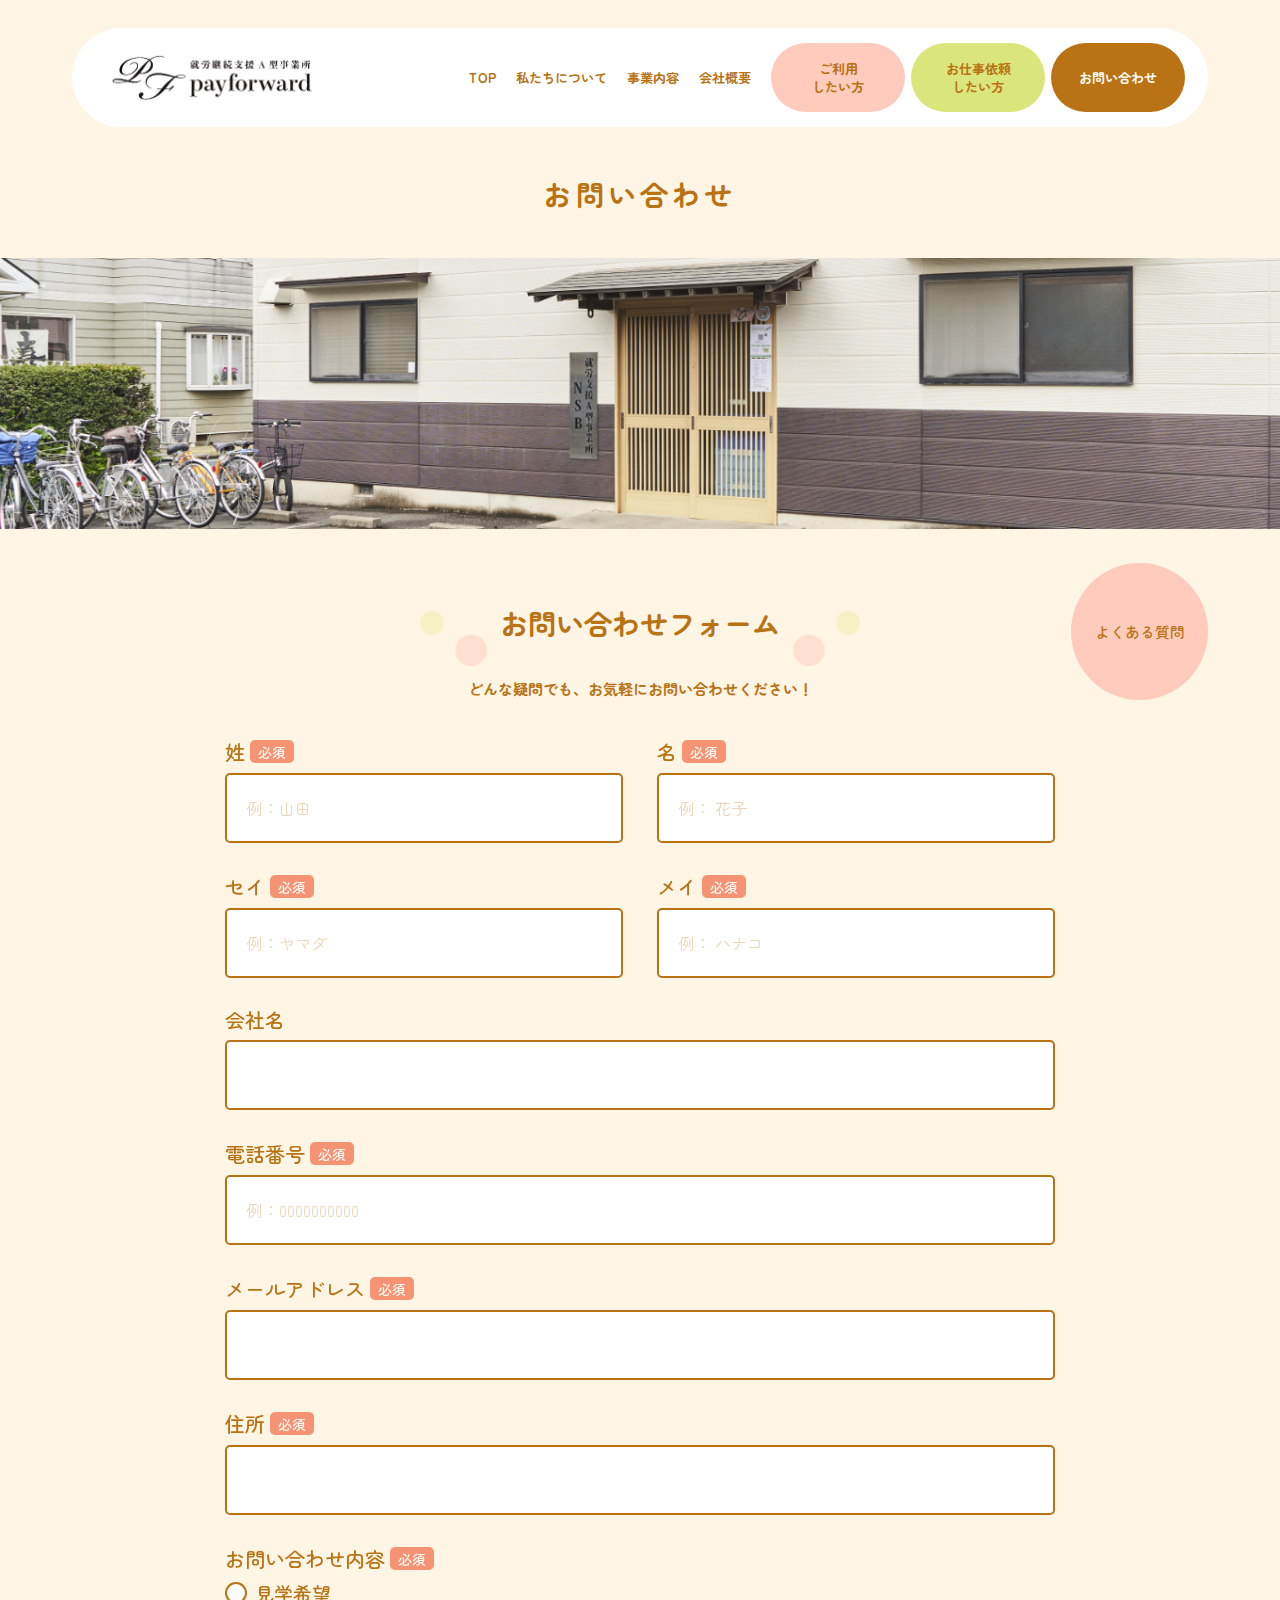
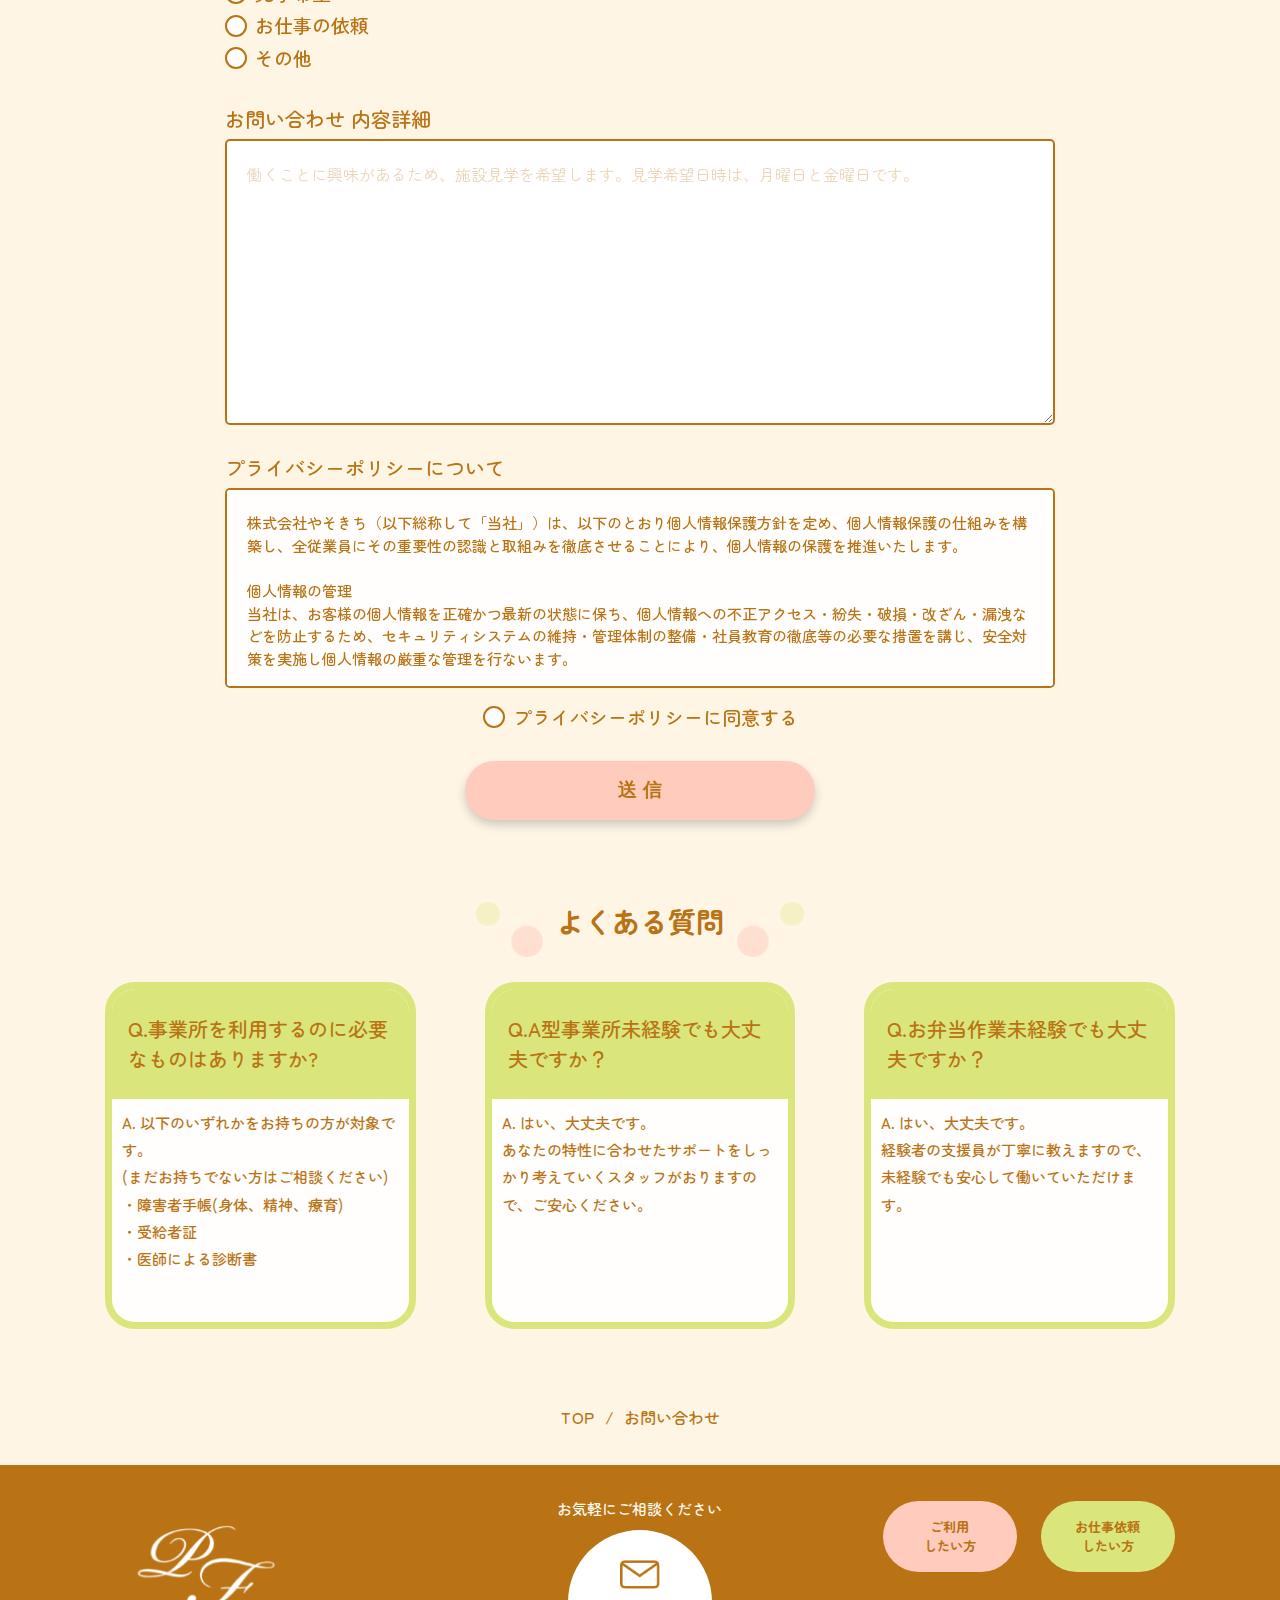
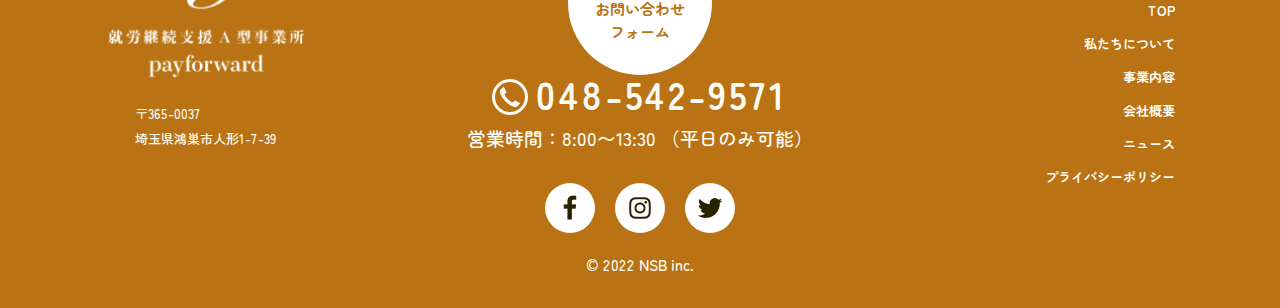
<file: contact.html>
<!DOCTYPE html>
<html>

<head>
    <meta name="robots" content="noindex,nofollow,noarchive" />

    <meta http-equiv="X-UA-Compatible" content="IE=edge">
    <meta charset="utf-8">
    <title>お問い合わせ【NSB】埼玉県鴻巣市の就労継続支援A型事業所</title>
    <meta name="description" content="ページの説明を120文字程度">
    <meta name="author" content="カンマ,区切り">
    <meta name="viewport" content="width=device-width, initial-scale=1">
    <link rel=“shortcut icon” href=“/favicon.ico”>
    <link rel=“apple-touch-icon” href=“/apple-touch-icon.png”>
    <link rel=“icon” type=“image/png” href=“/android-256x256.png”>
    <link rel="stylesheet" href="assets/css/style.css">
</head>

<body class="bg-fourth">
    <header class="header" id="header">
        <div class="header_container d-flex align-item align-items-center justify-content-between bg-light round-pill">
            <h1 class="header_logo">
                <a href="index.html" class="d-block">
                    <picture>
                        <source media="(max-width:767px)" srcset="assets/image/header_logo_sp@2x.png">
                        <source media="(min-width:768px)" srcset="assets/image/header_logo_pc.png 1x, assets/image/header_logo_pc@2x.png 2x">
                        <img src="assets/image/header_logo_pc.png" alt="payforward" loading="lazy">
                    </picture>
                </a>
            </h1>
            <nav class="header_nav" id="nav">
                <ul class="d-flex flex-wrap align-items-md-center justify-content-center font-size-menu font-weight-bold">
                    <li class="header_nav_item d-none d-lg-block order-lg-1">
                        <a href="index.html" class="d-block px-md-0hq">TOP</a>
                    </li>
                    <li class="header_nav_item mt-sp order-3 order-lg-2">
                        <a href="index.html#about" class="d-block px-md-0hq iconsp">私たちについて</a>
                    </li>
                    <li class="header_nav_item order-4 order-lg-3">
                        <a href="index.html#business" class="d-block px-md-0hq iconsp">事業内容</a>
                    </li>
                    <li class="header_nav_item order-5 order-lg-4">
                        <a href="index.html#company" class="d-block px-md-0hq iconsp">会社概要</a>
                    </li>
                    <li class="header_nav_item order-6 order-lg-5 d-lg-none">
                        <a href="news.html" class="d-block px-md-0hq iconsp">ニュース</a>
                    </li>
                    <li class="header_nav_item order-7 order-lg-6 d-lg-none">
                        <a href="#" class="d-block px-md-0hq iconsp">プライバシーポリシー</a>
                    </li>
                    <li class="header_nav_item w50sp order-1 order-lg-7">
                        <a href="/worker.html" class="d-block bg-secondary round-pill">ご利用<br/>したい方</a>
                    </li>
                    <li class="header_nav_item w50sp order-2 order-lg-8">
                        <a href="/business.html" class="d-block bg-third round-pill">お仕事依頼<br/>したい方</a>
                    </li>
                    <li class="header_nav_item w100sp order-9">
                        <a href="/contact.html" class="link-contact">お問い合わせ</a>
                    </li>
                </ul>
                <ul class="d-flex justify-content-center mb-1h d-lg-none">
                    <li class="circle">
                        <a href="https://twitter.com/3payforward" class="circle_inner d-block" target="_blank" rel="noreferrer noopener">
                            <img src="assets/image/icon_twitter_pc.png" alt="Twitter" loading="lazy">
                        </a>
                    </li>
                    <li class="circle mx-1q">
                        <a href="https://www.instagram.com/payforwardkoshigaya/" class="circle_inner d-block" target="_blank" rel="noreferrer noopener">
                            <img src="assets/image/icon_instagram_pc.png" alt="Instagram" loading="lazy">
                        </a>
                    </li>
                    <li class="circle">
                        <a href="https://www.facebook.com/payforward.koshigaya/" class="circle_inner d-block" target="_blank" rel="noreferrer noopener">
                            <img src="assets/image/icon_facebook_pc.png" alt="Facebook" loading="lazy">
                        </a>
                    </li>
                </ul>
            </nav>
            <button class="header_btnsp d-lg-none" id="btn-nav">
                <svg width="22px" height="7px" viewBox="0 0 220 20" style="display: block;">
                    <line x1="10" y1="20" x2="220" y2="20" stroke="#B97314" stroke-width="20" stroke-linecap="round" stroke-dasharray="0.1, 40"/>
                </svg>
                <svg width="22px" height="7px" viewBox="0 0 220 20" style="display: block;">
                    <line x1="10" y1="20" x2="220" y2="20" stroke="#B97314" stroke-width="20" stroke-linecap="round" stroke-dasharray="0.1, 40"/>
                </svg>
                <svg width="22px" height="7px" viewBox="0 0 220 20" style="display: block;">
                    <line x1="10" y1="20" x2="220" y2="20" stroke="#B97314" stroke-width="20" stroke-linecap="round" stroke-dasharray="0.1, 40"/>
                </svg>
            </button>
        </div>
    </header>
    
    <!-- お問い合わせフォーム -->

    <!-- <div class="mb-4"><label class="d-block mb-0hq" for="address">プライバシーポリシーについて</label></p>
        <div class="form_checkbox text-left text-md-center">
            <span class="mwform-checkbox-field horizontal-item">
                <label>
                    <input type="checkbox" name="プライバシーポリシーについて同意する[data][]" value="プライバシーポリシーについて同意する" />
                    <span class="mwform-checkbox-field-text">プライバシーポリシーについて同意する</span>
                </label>
            </span>
            <input type="hidden" name="プライバシーポリシーについて同意する[separator]" value="," />
            <input type="hidden" name="__children[プライバシーポリシーについて同意する][]" value="{&quot;\u30d7\u30e9\u30a4\u30d0\u30b7\u30fc\u30dd\u30ea\u30b7\u30fc\u306b\u3064\u3044\u3066\u540c\u610f\u3059\u308b&quot;:&quot;\u30d7\u30e9\u30a4\u30d0\u30b7\u30fc\u30dd\u30ea\u30b7\u30fc\u306b\u3064\u3044\u3066\u540c\u610f\u3059\u308b&quot;}" />
        </div>
    </div> -->

    <section class="pages">
        <div class="section pages-head">
            <div class="page-head_wrap z-index-2">
                <h1 class="page-head page-head_news position-relative text-center">
                    <span class="font-size-page text-primary font-weight-bold letter-spacing-15">お問い合わせ</span>
                </h1>
            </div>
        </div>
        <div class="pages-banner">
            <picture>
                <source media="(max-width:767px)" srcset="assets/image/contact/page-head-4_sp@2x.png">
                <source media="(min-width:768px)" srcset="assets/image/contact/page-head-4_pc.png 1x, assets/image/contact/page-head-4_pc@2x.png 2x">
                <img src="assets/image/contact/page-head-4_pc.png" alt="お問い合わせ" loading="lazy">
            </picture>
        </div>
        <div class="container w-82 mw-md-830">
            <div class="z-index-2">
                <div class="contact-header position-relative">
                    <div class="d-flex justify-content-center">
                        <h2 class="ttl ttl-bg font-size-page font-weight-bold">お問い合わせ<br class="d-md-none">フォーム</h2>
                    </div>
                    <p class="contact-descript text-center font-weight-bold line-height-150">どんな疑問でも、お気軽にお問い合わせください！</p>
                    <div class="btn_to-faq d-none d-md-block">
                        <a href="#faq" class="round-circle bg-secondary d-block text-center"><span class="btn_to-faq_text">よくある<br class="d-md-none">質問</span></a>
                    </div>
                </div>
                <div class="form_width">
                    <div class="d-flex flex-column flex-lg-row justify-content-between mb-1h mb-md-2">
                        <div class="w-md-48 mb-1h mb-md-0">
                            <label for="first_name" class="form-label">姓 <span class="required">必須</span></label>
                            <div class="input_wrap">
                                <input type="text" class="form-control" placeholder="例：山田">
                            </div>
                        </div>
                        <div class="w-md-48">
                            <label for="last_name" class="form-label">名 <span class="required">必須</span></label>
                            <div class="input_wrap">
                                <input type="text" class="form-control" placeholder="例： 花子">
                            </div>
                        </div>
                    </div>
                    <div class="d-flex flex-column flex-lg-row justify-content-between mb-1h mb-md-2">
                        <div class="w-md-48 mb-1h mb-md-0">
                            <label for="first_name_kana" class="form-label">セイ <span class="required">必須</span></label>
                            <div class="input_wrap">
                                <input type="text" class="form-control" placeholder="例：ヤマダ">
                            </div>
                        </div>
                        <div class="w-md-48">
                            <label for="last_name_kana" class="form-label">メイ <span class="required">必須</span></label>
                            <div class="input_wrap">
                                <input type="text" class="form-control" placeholder="例： ハナコ">
                            </div>
                        </div>
                    </div>
                    <div class="mb-1h mb-md-2">
                        <label for="comapny" class="form-label d-block">会社名</label>
                        <div class="input_wrap">
                            <input type="text" class="form-control">
                        </div>
                    </div>
                    <div class="mb-1h mb-md-2">
                        <label for="phone" class="form-label">電話番号 <span class="required">必須</span></label>
                        <div class="input_wrap">
                            <input type="text" class="form-control" placeholder="例：0000000000">
                        </div>
                    </div>
                    <div class="mb-1h mb-md-2">
                        <label for="email" class="form-label">メールアドレス <span class="required">必須</span></label>
                        <div class="input_wrap">
                            <input type="text" class="form-control">
                        </div>
                    </div>
                    <div class="mb-1h mb-md-2">
                        <label for="address" class="form-label">住所 <span class="required">必須</span></label>
                        <div class="input_wrap">
                            <input type="text" class="form-control">
                        </div>
                    </div>
                    <div class="mb-1h mb-md-2">
                        <label for="address" class="form-label">お問い合わせ内容 <span class="required">必須</span></label>
                        <div class="font-size-btn_submit">
                            <div class="form_radio d-flex align-items-start flex-column">
                                <label class="c-radio">
                                    <input type="radio" name="contents" value="見学希望" id="field">
                                    <span>見学希望</span>
                                </label>
                                <label class="c-radio">
                                    <input type="radio" name="contents" value="お仕事の依頼" id="field">
                                    <span>お仕事の依頼</span>
                                </label>
                                <label class="c-radio">
                                    <input type="radio" name="contents" value="その他" id="field">
                                    <span>その他</span>
                                </label>
                            </div>
                        </div>
                    </div>
                    <div class="mb-1h mb-md-2">
                        <label for="address" class="form-label">お問い合わせ 内容詳細</label>
                        <div class="input_wrap">
                            <textarea class="form_textarea form-control" rows="10" placeholder="働くことに興味があるため、施設見学を希望します。見学希望日時は、月曜日と金曜日です。"></textarea>
                        </div>
                    </div>
                    <div class="mb-1hq">
                        <label for="address" class="form-label mb-0hq">プライバシーポリシーについて</label>
                        <div class="form_policy mb-1">
                            <div class="form_policy_inner line-height-150">
                                株式会社やそきち（以下総称して「当社」）は、以下のとおり個人情報保護方針を定め、個人情報保護の仕組みを構築し、全従業員にその重要性の認識と取組みを徹底させることにより、個人情報の保護を推進いたします。<br/><br/>
                                個人情報の管理<br/>
                                当社は、お客様の個人情報を正確かつ最新の状態に保ち、個人情報への不正アクセス・紛失・破損・改ざん・漏洩などを防止するため、セキュリティシステムの維持・管理体制の整備・社員教育の徹底等の必要な措置を講じ、安全対策を実施し個人情報の厳重な管理を行ないます。<br/><br/>
                                個人情報の利用目的<br/>
                                お客様からお預かりした個人情報は、当社からの連絡や業務・サービスの案内、ご質問に対する回答として、電子メールや資料の送付に利用いたします。<br/><br/>
                                個人情報の第三者への開示・提供の禁止<br/>
                                お客様からお預かりした個人情報は、以下の目的のために利用し、それ以外の目的には利用いたしません。なお、当社は、お預かりした個人情報について、当該情報を特定の個人を識別できないように加工（分析結果や統計など）して利用する場合があります。<br/><br/>
                                [1]お客様と当社との間における契約の締結・履行・連絡・その他の取引管理<br/>
                                [2]お客様からの問い合わせやご連絡に対する回答ないし対応<br/>
                                [3]当社の商品・サービスに関する広告を含む情報の提供<br/><br/>
                                個人情報の安全対策<br/>
                                当社は、個人情報の正確性及び安全性確保のために、セキュリティに万全の対策を講じています。<br/><br/>
                                ご本人の照会<br/>
                                お客様がご本人の個人情報の照会・修正・削除などをご希望される場合には、ご本人であることを確認の上、対応させていただきます。<br/><br/>
                                法令、規範の遵守と見直し<br/>
                                当社は、保有する個人情報に関して適用される日本の法令、その他規範を遵守するとともに、本ポリシーの内容を適宜見直し、その改善に努めます。<br/><br/>
                                附則<br/>
                                2022年5月1日　制定・施行
                            </div>
                        </div>
                        <div class="form_checkbox text-center">
                            <label class="c-radio mb-0">
                                <input type="checkbox" id="agree">
                                <span>プライバシーポリシーに同意する</span>
                            </label>
                        </div>
                    </div>
                    <div class="group-btn text-center">
                        <button class="btn btn-secondary bg-secondary text-primary shadow-secondary">送 信</button>
                    </div>
                </div>
            </div>
        </div>
    </section>

    <!-- よくある質問 -->
    <section class="section" id="faq">
        <div class="container">
            <div class="d-flex justify-content-center">
                <h2 class="ttl ttl-bg font-size-page font-weight-bold">よくある質問</h2>
            </div>
            <ul class="faq">
                <li class="faq-item">
                    <div class="faq-header">Q.事業所を利用するのに必要なものはありますか?</div>
                    <div class="faq-body line-height-180">
                        A. 以下のいずれかをお持ちの方が対象です。<br/>
                        (まだお持ちでない方はご相談ください)<br/>
                        ・障害者手帳(身体、精神、療育)<br/>
                        ・受給者証<br/>
                        ・医師による診断書
                    </div>
                </li>
                <li class="faq-item">
                    <div class="faq-header">Q.A型事業所未経験でも大丈夫ですか？</div>
                    <div class="faq-body line-height-180">
                        A. はい、大丈夫です。<br/>
                        あなたの特性に合わせたサポートをしっかり考えていくスタッフがおりますので、ご安心ください。
                    </div>
                </li>
                <li class="faq-item">
                    <div class="faq-header">Q.お弁当作業未経験でも大丈夫ですか？</div>
                    <div class="faq-body line-height-180">
                        A. はい、大丈夫です。<br/>
                        経験者の支援員が丁寧に教えますので、未経験でも安心して働いていただけます。
                    </div>
                </li>
            </ul>
        </div>
    </section>

    <!-- パンクズリスト -->
    <section class="section bg-fourth">
        <ul class="breadcrumb d-flex justify-content-center text-90p">
            <li class="d-fle align-items-center"><a href="index.html">TOP </a></li>
            <li><span class="breadcrumb-line">/</span>お問い合わせ</li>
        </ul>
    </section>

    <footer class="footer bg-primary">
        <div class="container">
            <div class="footer_layout d-flex flex-column flex-md-row justify-content-between">
                <div class="footer_contact order-md-1 text-light">
                    <p class="text-center mb-0hq">お気軽にご相談ください</p>
                    <div class="btn_contact mx-auto mb-1 mb-md-3 mb-md-0">
                        <div class="btn_contact_inner position-relative bg-light">
                            <a href="contact.html" class="font-size-contact text-center font-weight-bold py-1 py-md-0">
                                <span class="text-nowrap">お問い合わせ</span><br class="d-none d-md-block"><span class="d-none d-md-block">フォーム</span>
                            </a>
                        </div>
                    </div>
                    <p class="font-size-phone icon_phone mb-1 font-weight-bold text-nowrap">048-542-9571</p>
                    <p class="text-center font-size-text-md-20 mb-2 letter-spacing-0">営業時間：8:00〜13:30  （平日のみ可能）</p>
                    
                </div>
                <div class="footer_nav order-md-2">
                    <div class="footer_nav_inner ml-auto font-weight-bold line-height-130">
                        <ul class="footer_group_btn font-size-menu d-flex justify-content-md-end">
                            <li class="mb-1">
                                <a href="worker.html" class="d-block w-100 py-1 bg-secondary text-center round-pill">
                                    ご利用<br/>したい方
                                </a>
                            </li>
                            <li class="mb-2">
                                <a href="business.html" class="d-block w-100 py-1 bg-third text-center round-pill">
                                    お仕事依頼<br/>したい方
                                </a>
                            </li>
                        </ul>
                        <ul class="mb-1 mb-md-0 font-size-menu text-center text-md-right font-weight-bold line-height-100 text-light">
                            <li class="mb-1q"><a href="index.html">TOP</a></li>
                            <li class="mb-1q"><a href="index.html#about">私たちについて</a></li>
                            <li class="mb-1q"><a href="index.html#business">事業内容</a></li>
                            <li class="mb-1q"><a href="index.html#company">会社概要</a></li>
                            <li class="mb-1q"><a href="news.html">ニュース</a></li>
                            <li><a href="#">プライバシーポリシー</a></li>
                        </ul>
                    </div>
                </div>
                <div class="footer_profile order-md-0 mt-3 mt-md-0 text-light">
                    <div class="footer_profile_inner text-center">
                        <div class="footer_logo">
                            <a href="index.html">
                                <picture>
                                    <source media="(max-width:767px)" srcset="assets/image/footer_logo_sp@2x.png">
                                    <source media="(min-width:768px)" srcset="assets/image/footer_logo_pc.png 1x,assets/image/footer_logo_pc@2x.png 2x">
                                    <img src="assets/image/footer_logo_pc.png" alt="就労継続支援Ａ型事業所　payforword" loading="lazy">
                                </picture>
                            </a>
                        </div>
                        <p class="d-inline-block mx-auto mb-2 mb-md-0 font-size-menu text-center text-md-left line-height-140">
                            <span class="d-block mx-auto line-height-base">〒365-0037<br>埼玉県鴻巣市人形1-7-39</span>
                        </p>
                    </div>
                </div>
            </div>
            <ul class="d-flex justify-content-center mb-3 mb-md-1h">
                <li class="circle">
                    <a href="https://twitter.com/3payforward" class="circle_inner d-block" target="_blank" rel="noreferrer noopener">
                        <img src="assets/image/icon_twitter_pc.png" alt="Twitter" loading="lazy">
                    </a>
                </li>
                <li class="circle mx-1q">
                    <a href="https://www.instagram.com/payforwardkoshigaya/" class="circle_inner d-block" target="_blank" rel="noreferrer noopener">
                        <img src="assets/image/icon_instagram_pc.png" alt="Instagram" loading="lazy">
                    </a>
                </li>
                <li class="circle">
                    <a href="https://www.facebook.com/payforward.koshigaya/" class="circle_inner d-block" target="_blank" rel="noreferrer noopener">
                        <img src="assets/image/icon_facebook_pc.png" alt="Facebook" loading="lazy">
                    </a>
                </li>
            </ul>
            <p class="text-center text-light"><small>&copy; 2022 NSB inc.</small></p>
        </div>
    </footer>

    <script src="assets/js/common.js"></script>
</body>
</html>
</file>
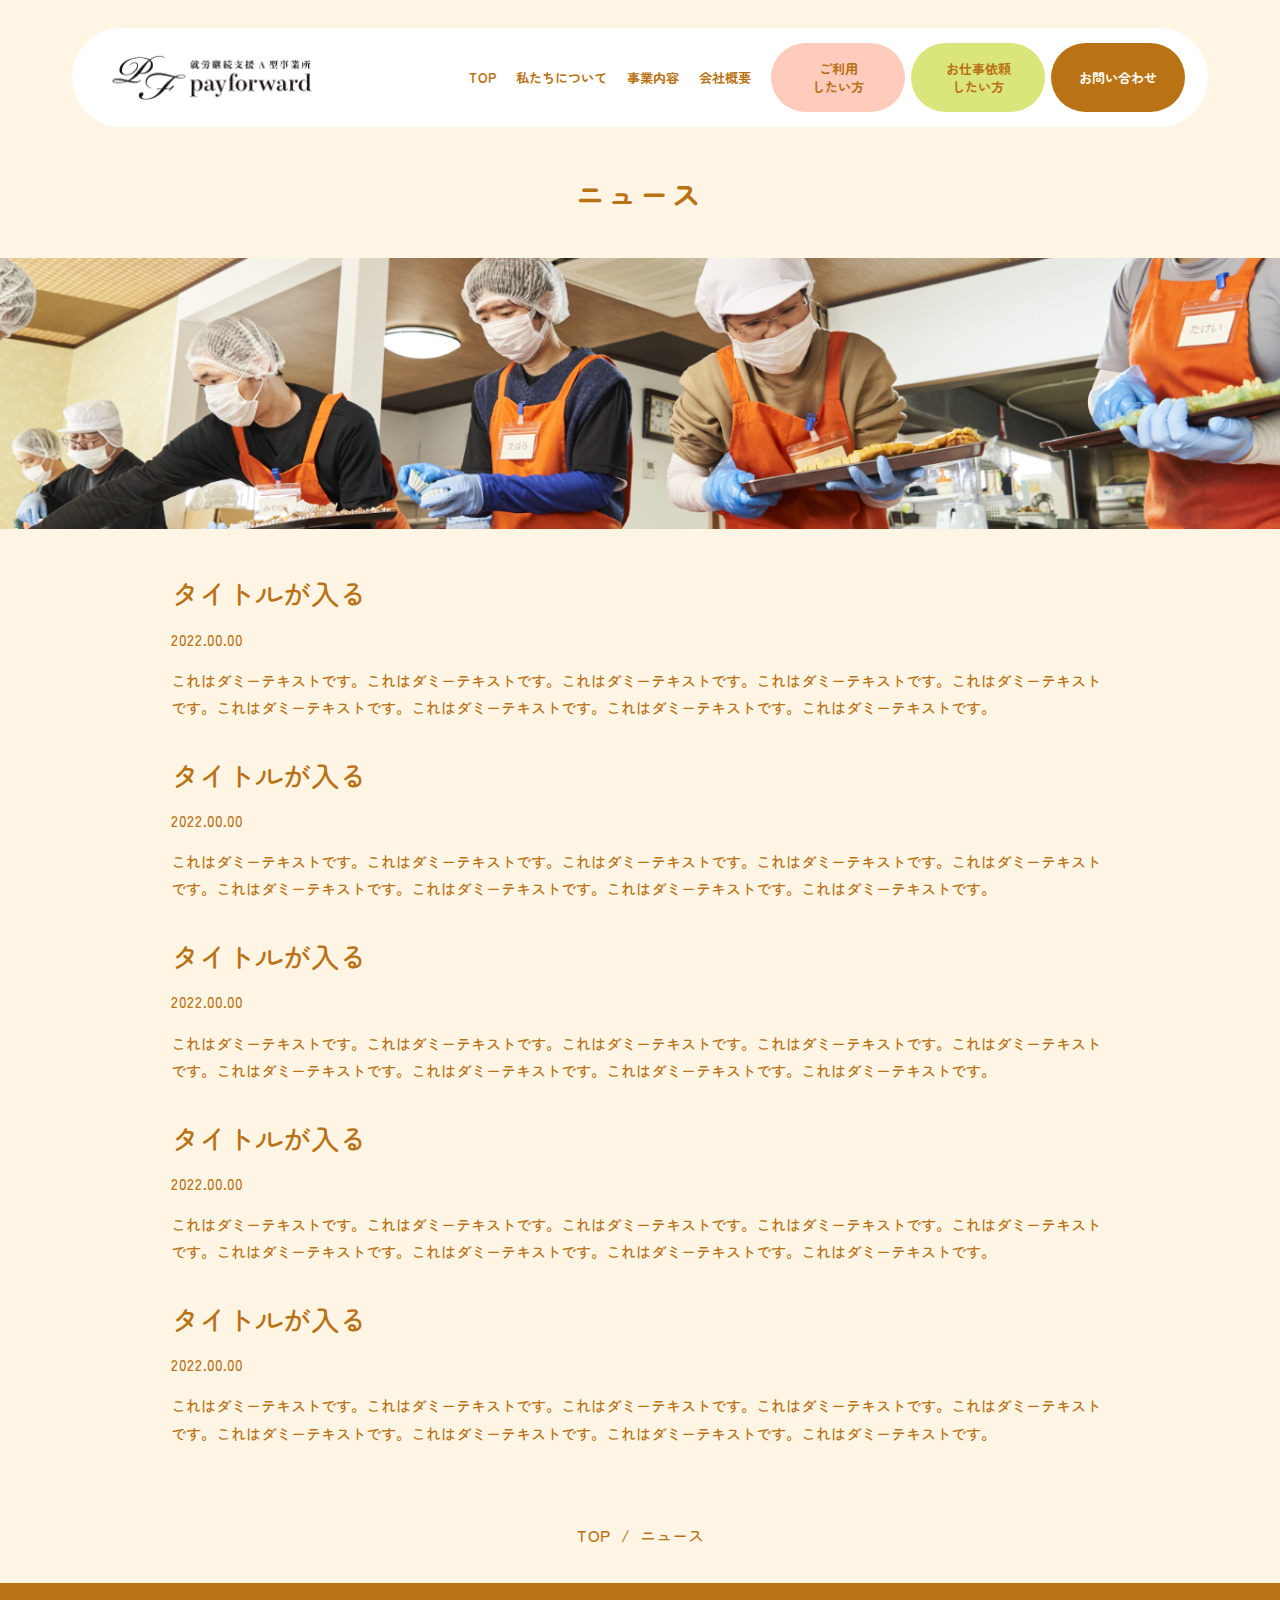
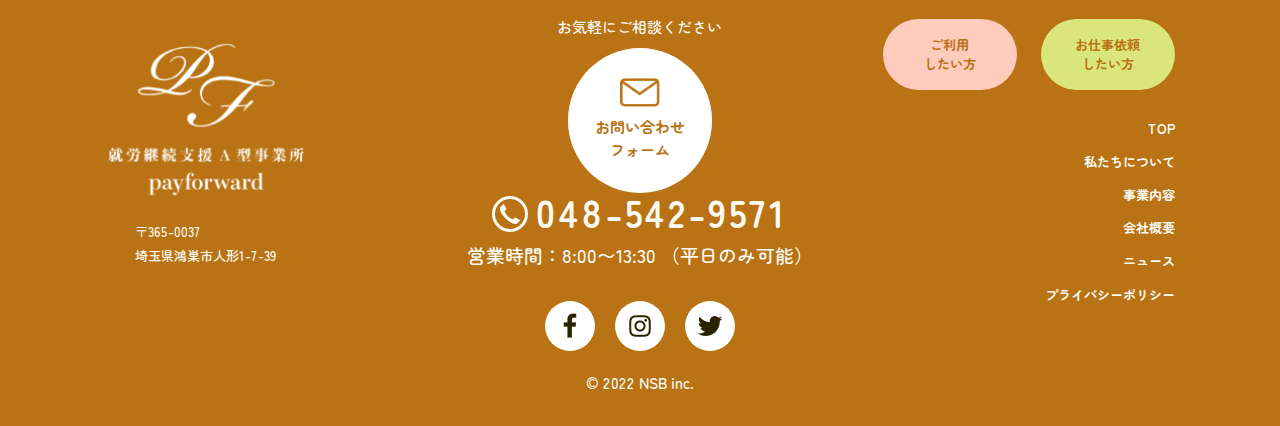
<file: news.html>
<!DOCTYPE html>
<html>

<head>
    <meta name="robots" content="noindex,nofollow,noarchive" />

    <meta http-equiv="X-UA-Compatible" content="IE=edge">
    <meta charset="utf-8">
    <title>投稿【NSB】埼玉県鴻巣市の就労継続支援A型事業所</title>
    <meta name="description" content="ページの説明を120文字程度">
    <meta name="author" content="カンマ,区切り">
    <meta name="viewport" content="width=device-width, initial-scale=1">
    <link rel=“shortcut icon” href=“/favicon.ico”>
    <link rel=“apple-touch-icon” href=“/apple-touch-icon.png”>
    <link rel=“icon” type=“image/png” href=“/android-256x256.png”>
    <link rel="stylesheet" href="assets/css/style.css">
</head>

<body class="bg-fourth">
    <header class="header" id="header">
        <div class="header_container d-flex align-item align-items-center justify-content-between bg-light round-pill">
            <h1 class="header_logo">
                <a href="index.html" class="d-block">
                    <picture>
                        <source media="(max-width:767px)" srcset="assets/image/header_logo_sp@2x.png">
                        <source media="(min-width:768px)" srcset="assets/image/header_logo_pc.png 1x, assets/image/header_logo_pc@2x.png 2x">
                        <img src="assets/image/header_logo_pc.png" alt="payforward" loading="lazy">
                    </picture>
                </a>
            </h1>
            <nav class="header_nav" id="nav">
                <ul class="d-flex flex-wrap align-items-md-center justify-content-center font-size-menu font-weight-bold">
                    <li class="header_nav_item d-none d-lg-block order-lg-1">
                        <a href="index.html" class="d-block px-md-0hq">TOP</a>
                    </li>
                    <li class="header_nav_item mt-sp order-3 order-lg-2">
                        <a href="index.html#about" class="d-block px-md-0hq iconsp">私たちについて</a>
                    </li>
                    <li class="header_nav_item order-4 order-lg-3">
                        <a href="index.html#business" class="d-block px-md-0hq iconsp">事業内容</a>
                    </li>
                    <li class="header_nav_item order-5 order-lg-4">
                        <a href="index.html#company" class="d-block px-md-0hq iconsp">会社概要</a>
                    </li>
                    <li class="header_nav_item order-6 order-lg-5 d-lg-none">
                        <a href="news.html" class="d-block px-md-0hq iconsp">ニュース</a>
                    </li>
                    <li class="header_nav_item order-7 order-lg-6 d-lg-none">
                        <a href="#" class="d-block px-md-0hq iconsp">プライバシーポリシー</a>
                    </li>
                    <li class="header_nav_item w50sp order-1 order-lg-7">
                        <a href="/worker.html" class="d-block bg-secondary round-pill">ご利用<br/>したい方</a>
                    </li>
                    <li class="header_nav_item w50sp order-2 order-lg-8">
                        <a href="/business.html" class="d-block bg-third round-pill">お仕事依頼<br/>したい方</a>
                    </li>
                    <li class="header_nav_item w100sp order-9">
                        <a href="/contact.html" class="link-contact">お問い合わせ</a>
                    </li>
                </ul>
                <ul class="d-flex justify-content-center mb-1h d-lg-none">
                    <li class="circle">
                        <a href="https://twitter.com/3payforward" class="circle_inner d-block" target="_blank" rel="noreferrer noopener">
                            <img src="assets/image/icon_twitter_pc.png" alt="Twitter" loading="lazy">
                        </a>
                    </li>
                    <li class="circle mx-1q">
                        <a href="https://www.instagram.com/payforwardkoshigaya/" class="circle_inner d-block" target="_blank" rel="noreferrer noopener">
                            <img src="assets/image/icon_instagram_pc.png" alt="Instagram" loading="lazy">
                        </a>
                    </li>
                    <li class="circle">
                        <a href="https://www.facebook.com/payforward.koshigaya/" class="circle_inner d-block" target="_blank" rel="noreferrer noopener">
                            <img src="assets/image/icon_facebook_pc.png" alt="Facebook" loading="lazy">
                        </a>
                    </li>
                </ul>
            </nav>
            <button class="header_btnsp d-lg-none" id="btn-nav">
                <svg width="22px" height="7px" viewBox="0 0 220 20" style="display: block;">
                    <line x1="10" y1="20" x2="220" y2="20" stroke="#B97314" stroke-width="20" stroke-linecap="round" stroke-dasharray="0.1, 40"/>
                </svg>
                <svg width="22px" height="7px" viewBox="0 0 220 20" style="display: block;">
                    <line x1="10" y1="20" x2="220" y2="20" stroke="#B97314" stroke-width="20" stroke-linecap="round" stroke-dasharray="0.1, 40"/>
                </svg>
                <svg width="22px" height="7px" viewBox="0 0 220 20" style="display: block;">
                    <line x1="10" y1="20" x2="220" y2="20" stroke="#B97314" stroke-width="20" stroke-linecap="round" stroke-dasharray="0.1, 40"/>
                </svg>
            </button>
        </div>
    </header>

    <section class="pages">
        <div class="section pages-head">
            <div class="page-head_wrap z-index-2">
                <h1 class="text-center">
                    <span class="font-size-page text-primary font-weight-bold letter-spacing-15">ニュース</span>
                </h1>
            </div>
        </div>
        <div class="pages-banner">
            <picture>
                <source media="(max-width:767px)" srcset="assets/image/news/page-head-3_sp@2x.png">
                <source media="(min-width:768px)" srcset="assets/image/news/page-head-3_pc.png 1x, assets/image/news/page-head-3_pc@2x.png 2x">
                <img src="assets/image/news/page-head-3_pc.png" alt="ニュース" loading="lazy">
            </picture>
        </div>
        <div class="container pt-base">
            <div class="z-index-2 w-82 w-md-87 mx-auto">
                <ul class="news-list">
                    <li class="news-list-item">
                        <h2 class="font-size-hedding-news news-list-ttl">タイトルが入る</h2>
                        <p class="news_date">2022.00.00</p>
                        <p class="line-height-180">
                            これはダミーテキストです。これはダミーテキストです。これはダミーテキストです。これはダミーテキストです。これはダミーテキストです。これはダミーテキストです。これはダミーテキストです。これはダミーテキストです。これはダミーテキストです。
                        </p>
                    </li>
                    <li class="news-list-item">
                        <h2 class="font-size-hedding-news news-list-ttl">タイトルが入る</h2>
                        <p class="news_date">2022.00.00</p>
                        <p class="line-height-180">
                            これはダミーテキストです。これはダミーテキストです。これはダミーテキストです。これはダミーテキストです。これはダミーテキストです。これはダミーテキストです。これはダミーテキストです。これはダミーテキストです。これはダミーテキストです。
                        </p>
                    </li>
                    <li class="news-list-item">
                        <h2 class="font-size-hedding-news news-list-ttl">タイトルが入る</h2>
                        <p class="news_date">2022.00.00</p>
                        <p class="line-height-180">
                            これはダミーテキストです。これはダミーテキストです。これはダミーテキストです。これはダミーテキストです。これはダミーテキストです。これはダミーテキストです。これはダミーテキストです。これはダミーテキストです。これはダミーテキストです。
                        </p>
                    </li>
                    <li class="news-list-item">
                        <h2 class="font-size-hedding-news news-list-ttl">タイトルが入る</h2>
                        <p class="news_date">2022.00.00</p>
                        <p class="line-height-180">
                            これはダミーテキストです。これはダミーテキストです。これはダミーテキストです。これはダミーテキストです。これはダミーテキストです。これはダミーテキストです。これはダミーテキストです。これはダミーテキストです。これはダミーテキストです。
                        </p>
                    </li>
                    <li class="news-list-item">
                        <h2 class="font-size-hedding-news news-list-ttl">タイトルが入る</h2>
                        <p class="news_date">2022.00.00</p>
                        <p class="line-height-180">
                            これはダミーテキストです。これはダミーテキストです。これはダミーテキストです。これはダミーテキストです。これはダミーテキストです。これはダミーテキストです。これはダミーテキストです。これはダミーテキストです。これはダミーテキストです。
                        </p>
                    </li>
                </ul>
            </div>
        </div>
    </section>

    <!-- パンクズリスト -->
    <section class="section bg-fourth">
        <ul class="breadcrumb d-flex justify-content-center text-90p">
            <li class="d-fle align-items-center"><a href="index.html">TOP </a></li>
            <li><span class="breadcrumb-line">/</span>ニュース</li>
        </ul>
    </section>

    <footer class="footer bg-primary">
        <div class="container">
            <div class="footer_layout d-flex flex-column flex-md-row justify-content-between">
                <div class="footer_contact order-md-1 text-light">
                    <p class="text-center mb-0hq">お気軽にご相談ください</p>
                    <div class="btn_contact mx-auto mb-1 mb-md-3 mb-md-0">
                        <div class="btn_contact_inner position-relative bg-light">
                            <a href="contact.html" class="font-size-contact text-center font-weight-bold py-1 py-md-0">
                                <span class="text-nowrap">お問い合わせ</span><br class="d-none d-md-block"><span class="d-none d-md-block">フォーム</span>
                            </a>
                        </div>
                    </div>
                    <p class="font-size-phone icon_phone mb-1 font-weight-bold text-nowrap">048-542-9571</p>
                    <p class="text-center font-size-text-md-20 mb-2 letter-spacing-0">営業時間：8:00〜13:30  （平日のみ可能）</p>
                    
                </div>
                <div class="footer_nav order-md-2">
                    <div class="footer_nav_inner ml-auto font-weight-bold line-height-130">
                        <ul class="footer_group_btn font-size-menu d-flex justify-content-md-end">
                            <li class="mb-1">
                                <a href="worker.html" class="d-block w-100 py-1 bg-secondary text-center round-pill">
                                    ご利用<br/>したい方
                                </a>
                            </li>
                            <li class="mb-2">
                                <a href="business.html" class="d-block w-100 py-1 bg-third text-center round-pill">
                                    お仕事依頼<br/>したい方
                                </a>
                            </li>
                        </ul>
                        <ul class="mb-1 mb-md-0 font-size-menu text-center text-md-right font-weight-bold line-height-100 text-light">
                            <li class="mb-1q"><a href="index.html">TOP</a></li>
                            <li class="mb-1q"><a href="index.html#about">私たちについて</a></li>
                            <li class="mb-1q"><a href="index.html#business">事業内容</a></li>
                            <li class="mb-1q"><a href="index.html#company">会社概要</a></li>
                            <li class="mb-1q"><a href="news.html">ニュース</a></li>
                            <li><a href="#">プライバシーポリシー</a></li>
                        </ul>
                    </div>
                </div>
                <div class="footer_profile order-md-0 mt-3 mt-md-0 text-light">
                    <div class="footer_profile_inner text-center">
                        <div class="footer_logo">
                            <a href="index.html">
                                <picture>
                                    <source media="(max-width:767px)" srcset="assets/image/footer_logo_sp@2x.png">
                                    <source media="(min-width:768px)" srcset="assets/image/footer_logo_pc.png 1x,assets/image/footer_logo_pc@2x.png 2x">
                                    <img src="assets/image/footer_logo_pc.png" alt="就労継続支援Ａ型事業所　payforword" loading="lazy">
                                </picture>
                            </a>
                        </div>
                        <p class="d-inline-block mx-auto mb-2 mb-md-0 font-size-menu text-center text-md-left line-height-140">
                            <span class="d-block mx-auto line-height-base">〒365-0037<br>埼玉県鴻巣市人形1-7-39</span>
                        </p>
                    </div>
                </div>
            </div>
            <ul class="d-flex justify-content-center mb-3 mb-md-1h">
                <li class="circle">
                    <a href="https://twitter.com/3payforward" class="circle_inner d-block" target="_blank" rel="noreferrer noopener">
                        <img src="assets/image/icon_twitter_pc.png" alt="Twitter" loading="lazy">
                    </a>
                </li>
                <li class="circle mx-1q">
                    <a href="https://www.instagram.com/payforwardkoshigaya/" class="circle_inner d-block" target="_blank" rel="noreferrer noopener">
                        <img src="assets/image/icon_instagram_pc.png" alt="Instagram" loading="lazy">
                    </a>
                </li>
                <li class="circle">
                    <a href="https://www.facebook.com/payforward.koshigaya/" class="circle_inner d-block" target="_blank" rel="noreferrer noopener">
                        <img src="assets/image/icon_facebook_pc.png" alt="Facebook" loading="lazy">
                    </a>
                </li>
            </ul>
            <p class="text-center text-light"><small>&copy; 2022 NSB inc.</small></p>
        </div>
    </footer>
    <script src="assets/js/common.js"></script>
</body>
</html>
</file>
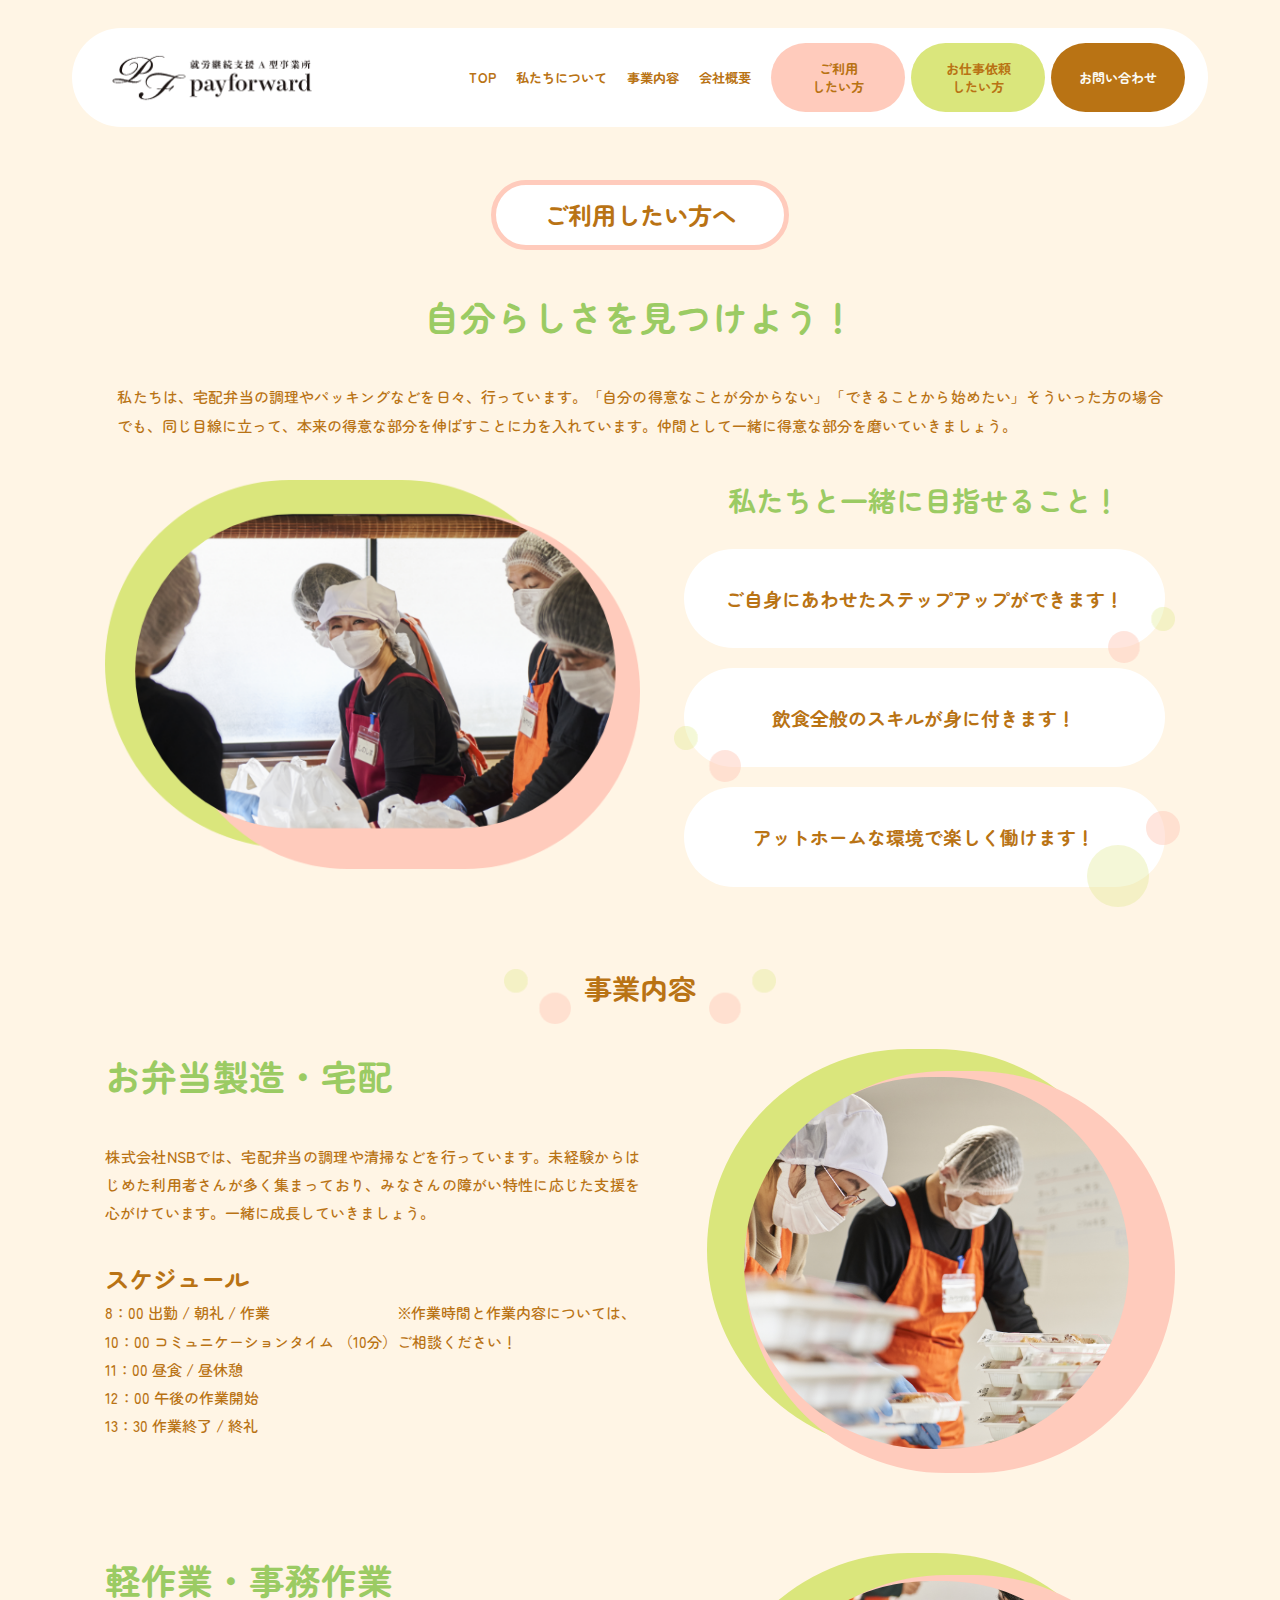
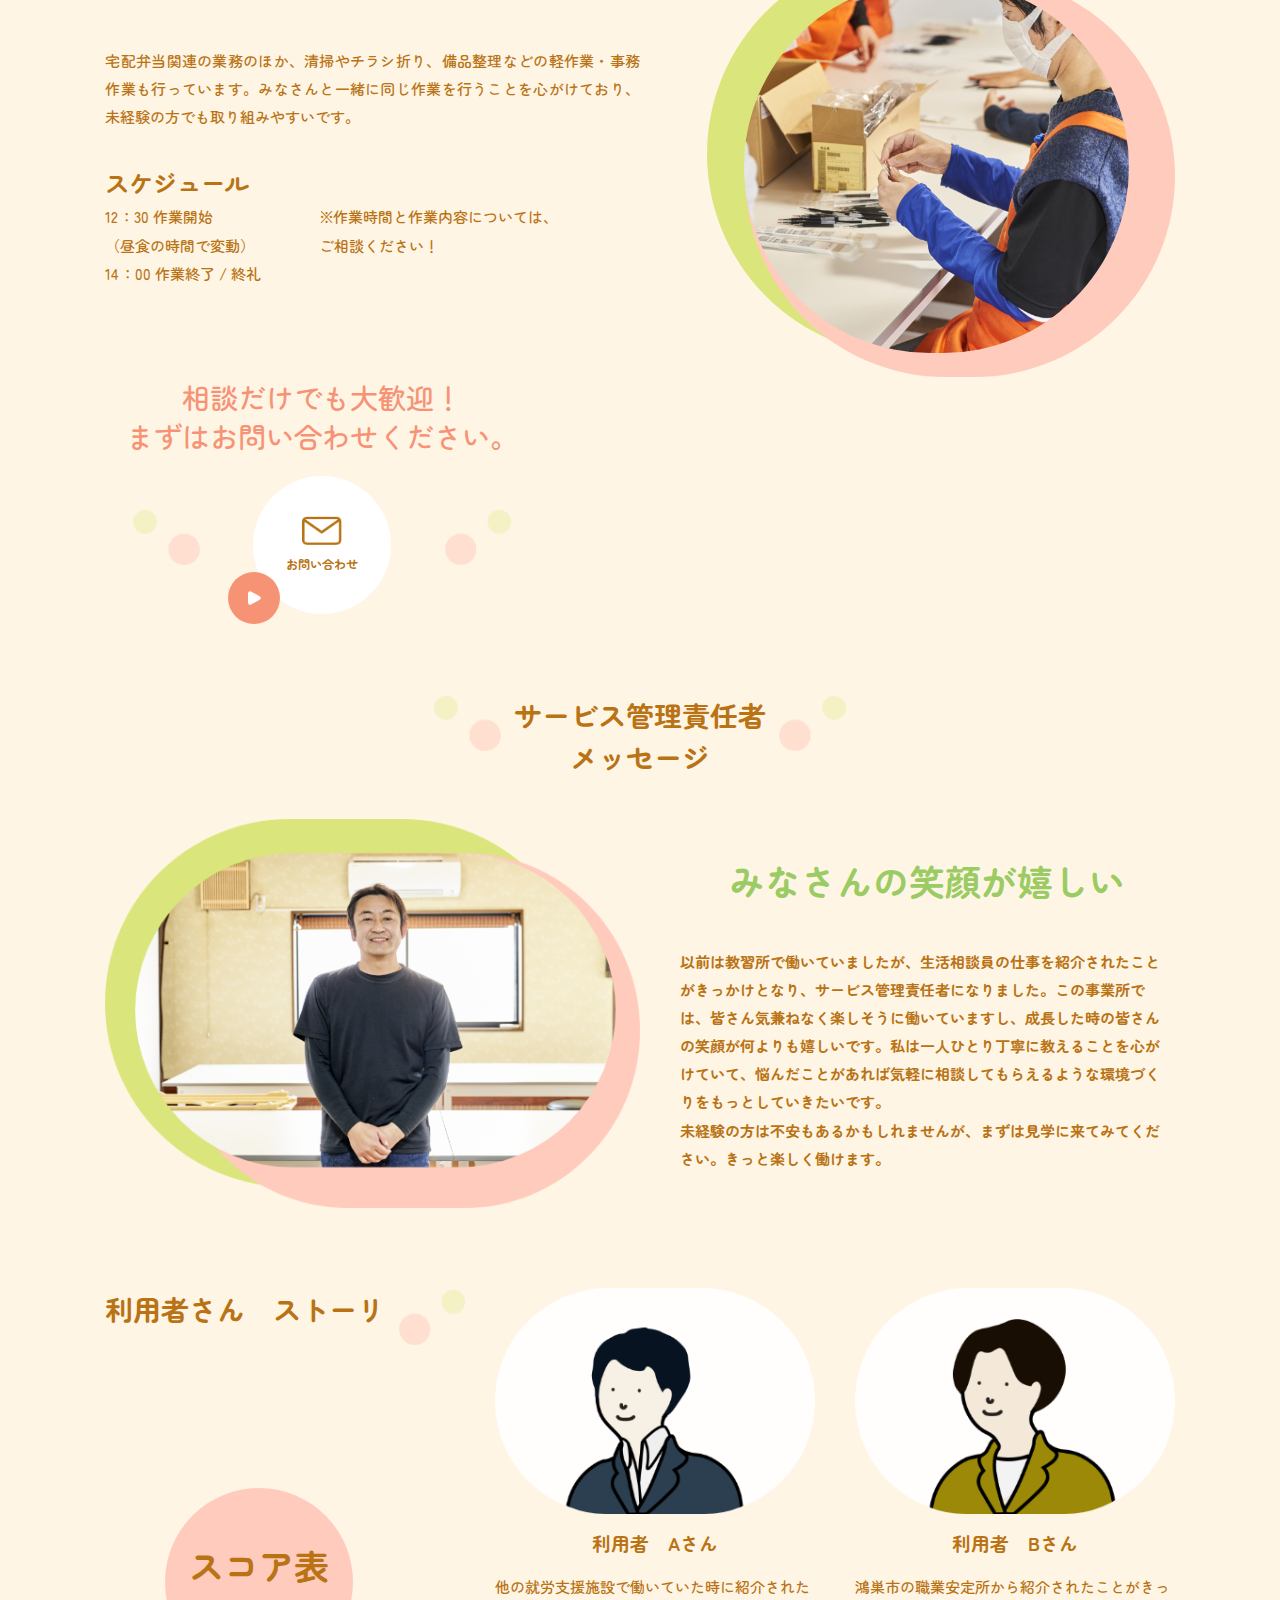
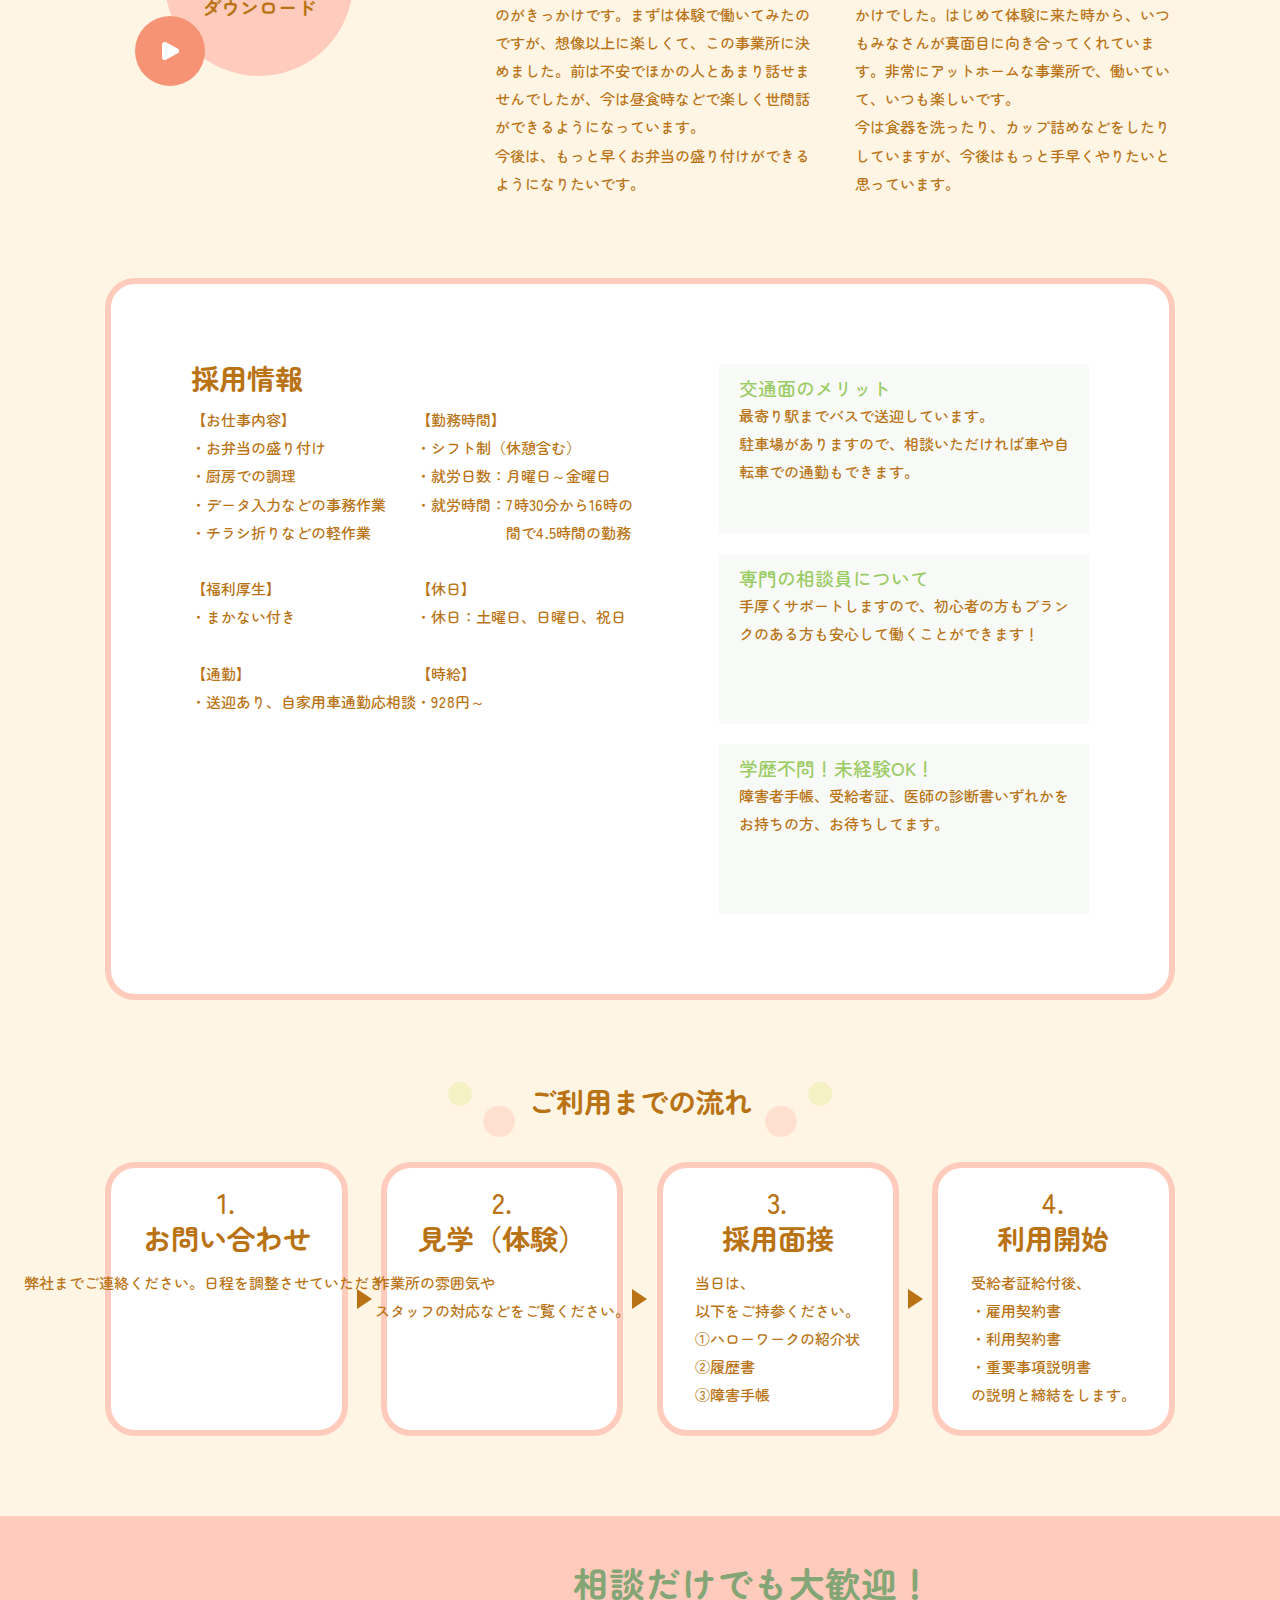
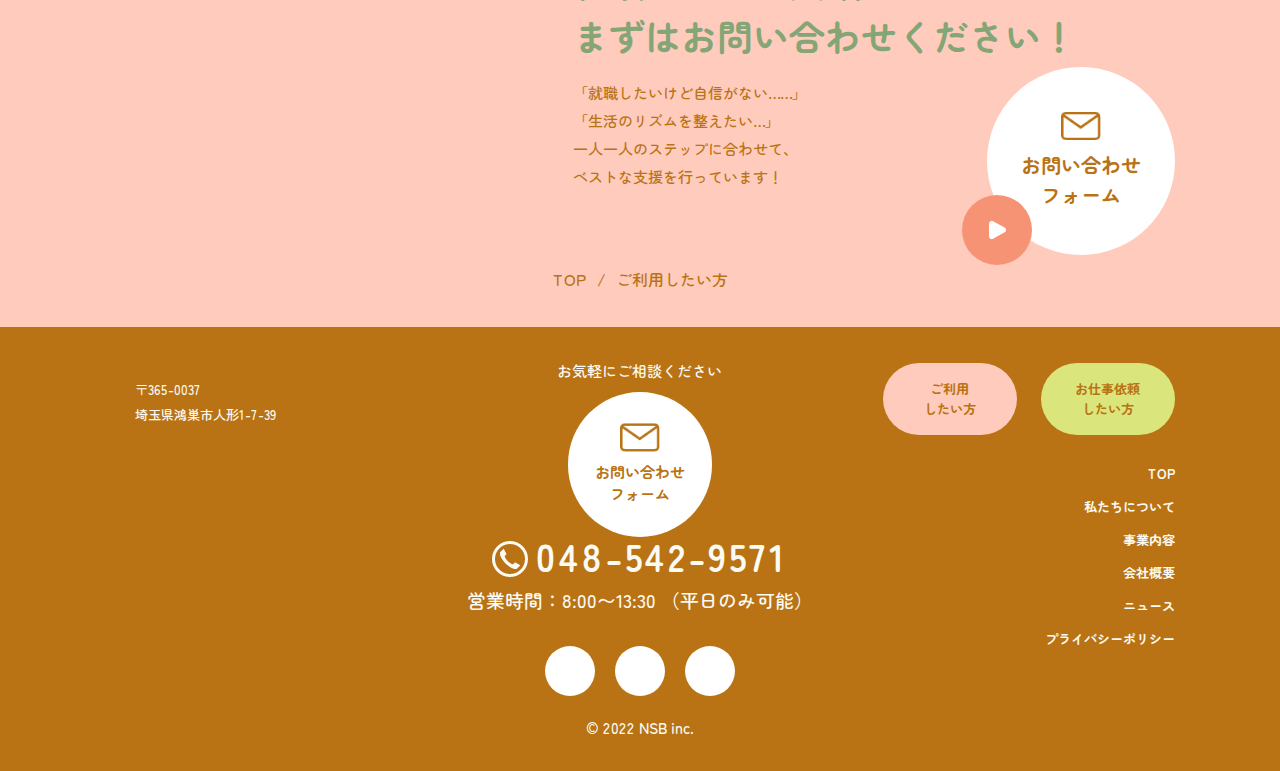
<file: worker.html>
<!DOCTYPE html>
<html>

<head>
    <meta name="robots" content="noindex,nofollow,noarchive" />

    <meta http-equiv="X-UA-Compatible" content="IE=edge">
    <meta charset="utf-8">
    <title>ご利用したい方へ【NSB】埼玉県鴻巣市の就労継続支援A型事業所</title>
    <meta name="description" content="ページの説明を120文字程度">
    <meta name="author" content="カンマ,区切り">
    <meta name="viewport" content="width=device-width, initial-scale=1">
    <link rel=“shortcut icon” href=“/favicon.ico”>
    <link rel=“apple-touch-icon” href=“/apple-touch-icon.png”>
    <link rel=“icon” type=“image/png” href=“/android-256x256.png”>
    <link rel="stylesheet" href="assets/css/style.css">
</head>

<body class="bg-fourth">
    <header class="header" id="header">
        <div class="header_container d-flex align-item align-items-center justify-content-between bg-light round-pill">
            <h1 class="header_logo">
                <a href="index.html" class="d-block">
                    <picture>
                        <source media="(max-width:767px)" srcset="assets/image/header_logo_sp@2x.png">
                        <source media="(min-width:768px)" srcset="assets/image/header_logo_pc.png 1x, assets/image/header_logo_pc@2x.png 2x">
                        <img src="assets/image/header_logo_pc.png" alt="payforward" loading="lazy">
                    </picture>
                </a>
            </h1>
            <nav class="header_nav" id="nav">
                <ul class="d-flex flex-wrap align-items-md-center justify-content-center font-size-menu font-weight-bold">
                    <li class="header_nav_item d-none d-lg-block order-lg-1">
                        <a href="index.html" class="d-block px-md-0hq">TOP</a>
                    </li>
                    <li class="header_nav_item mt-sp order-3 order-lg-2">
                        <a href="index.html#about" class="d-block px-md-0hq iconsp">私たちについて</a>
                    </li>
                    <li class="header_nav_item order-4 order-lg-3">
                        <a href="index.html#business" class="d-block px-md-0hq iconsp">事業内容</a>
                    </li>
                    <li class="header_nav_item order-5 order-lg-4">
                        <a href="index.html#company" class="d-block px-md-0hq iconsp">会社概要</a>
                    </li>
                    <li class="header_nav_item order-6 order-lg-5 d-lg-none">
                        <a href="news.html" class="d-block px-md-0hq iconsp">ニュース</a>
                    </li>
                    <li class="header_nav_item order-7 order-lg-6 d-lg-none">
                        <a href="#" class="d-block px-md-0hq iconsp">プライバシーポリシー</a>
                    </li>
                    <li class="header_nav_item w50sp order-1 order-lg-7">
                        <a href="/worker.html" class="d-block bg-secondary round-pill">ご利用<br/>したい方</a>
                    </li>
                    <li class="header_nav_item w50sp order-2 order-lg-8">
                        <a href="/business.html" class="d-block bg-third round-pill">お仕事依頼<br/>したい方</a>
                    </li>
                    <li class="header_nav_item w100sp order-9">
                        <a href="/contact.html" class="link-contact">お問い合わせ</a>
                    </li>
                </ul>
                <ul class="d-flex justify-content-center mb-1h d-lg-none">
                    <li class="circle">
                        <a href="https://twitter.com/3payforward" class="circle_inner d-block" target="_blank" rel="noreferrer noopener">
                            <img src="assets/image/icon_twitter_pc.png" alt="Twitter" loading="lazy">
                        </a>
                    </li>
                    <li class="circle mx-1q">
                        <a href="https://www.instagram.com/payforwardkoshigaya/" class="circle_inner d-block" target="_blank" rel="noreferrer noopener">
                            <img src="assets/image/icon_instagram_pc.png" alt="Instagram" loading="lazy">
                        </a>
                    </li>
                    <li class="circle">
                        <a href="https://www.facebook.com/payforward.koshigaya/" class="circle_inner d-block" target="_blank" rel="noreferrer noopener">
                            <img src="assets/image/icon_facebook_pc.png" alt="Facebook" loading="lazy">
                        </a>
                    </li>
                </ul>
            </nav>
            <button class="header_btnsp d-lg-none" id="btn-nav">
                <svg width="22px" height="7px" viewBox="0 0 220 20" style="display: block;">
                    <line x1="10" y1="20" x2="220" y2="20" stroke="#B97314" stroke-width="20" stroke-linecap="round" stroke-dasharray="0.1, 40"/>
                </svg>
                <svg width="22px" height="7px" viewBox="0 0 220 20" style="display: block;">
                    <line x1="10" y1="20" x2="220" y2="20" stroke="#B97314" stroke-width="20" stroke-linecap="round" stroke-dasharray="0.1, 40"/>
                </svg>
                <svg width="22px" height="7px" viewBox="0 0 220 20" style="display: block;">
                    <line x1="10" y1="20" x2="220" y2="20" stroke="#B97314" stroke-width="20" stroke-linecap="round" stroke-dasharray="0.1, 40"/>
                </svg>
            </button>
        </div>
    </header>

    <!-- ご利用したい方へ -->
    <section class="pages workers">
        <div class="section pages-head pb-0">
            <div class="container w-90">
                <h1 class="ttl">
                    <span class="d-inline-block font-size-hedding-5 text-primary bg-light font-weight-bold line-height-130 border-w5 border-color-secondary round-pill px-3 px-md-3 py-0hq">ご利用したい方へ</span>
                </h1>
                <h2 class="ttl font-size-section-title text-green font-weight-bold">自分らしさを見つけよう！</h2>
                <p class="line-height-base text-justify w-md-92 mx-md-auto">
                    私たちは、宅配弁当の調理やパッキングなどを日々、行っています。「自分の得意なことが分からない」「できることから始めたい」そういった方の場合でも、同じ目線に立って、本来の得意な部分を伸ばすことに力を入れています。仲間として一緒に得意な部分を磨いていきましょう。
                </p>
            </div>
        </div>
        <div class="container">
            <div class="z-index-2 pd-y-40 d-flex flex-column flex-md-row justify-content-between">
                <div class="worker_img col-md-6 mb-1hq mb-md-0">
                    <picture>
                        <source media="(max-width:767px)" srcset="assets/image/worker/worker_sp@2x.png">
                        <source media="(min-width:768px)" srcset="assets/image/worker/worker_pc.png 1x, assets/image/worker/worker_pc@2x.png 2x">
                        <img src="assets/image/worker/worker_pc.png" alt="私たちと一緒に目指せること！">
                    </picture>
                </div>
                <div class="worker_text col-md-6">
                    <h3 class="font-size-hedding-4 line-height-140 text-center font-weight-bold mb-1 mb-md-1hq text-green font-weight-bold">私たちと一緒に<br class="d-md-none"/>目指せること！</h3>
                    <ul class="aim d-flex flex-column justify-content-between font-weight-bold line-height-160">
                        <li class="aim-item position-relative bg-light round-pill text-center ico-right">
                            ご自身にあわせた<br class="d-md-none">ステップアップができます！
                        </li>
                        <li class="aim-item position-relative bg-light round-pill text-center ico-left">
                            飲食全般のスキルが<br class="d-md-none">身に付きます！
                        </li>
                        <li class="aim-item position-relative bg-light round-pill text-center ico-right-2">
                            アットホームな環境で<br class="d-md-none">楽しく働けます！
                        </li>
                    </ul>
                </div>
            </div>
        </div>
    </section>

    <!-- 事業内容 -->
    <section class="section">
        <div class="container">
            <div class="d-flex justify-content-center"><h2 class="ttl ttl-headding-4 ttl-bg font-weight-bold">事業内容</h2></div>
            <div class="d-flex flex-wrap justify-content-center mb-md-5 mb-1hq">
                <div class="col-md-6 text-md-right order-md-2 mb-1hq mb-md-0">
                    <picture>
                        <source media="(max-width:767px)" srcset="assets/image/worker/work-1_sp@2x.png">
                        <source media="(min-width:768px)" srcset="assets/image/worker/work-1_pc.png 1x, assets/image/worker/work-1_pc@2x.png 2x">
                        <img src="assets/image/worker/work-1_pc.png" class="w-468-pc" alt="お弁当製造・宅配">
                    </picture>
                </div>
                <div class="col-md-6 order-md-1 mw-82">
                    <h3 class="ttl font-size-section-title text-green text-center text-md-left font-weight-bold">お弁当製造・宅配</h3>
                    <p class="line-height-base text-justify mb-1hq mb-md-2h">株式会社NSBでは、宅配弁当の調理や清掃などを行っています。未経験からはじめた利用者さんが多く集まっており、みなさんの障がい特性に応じた支援を心がけています。一緒に成長していきましょう。</p>
                    <div class="d-flex flex-wrap">
                        <h4 class="wf font-size-hedding-5 font-weight-bold mb-0h">スケジュール</h4>
                        <div class="mw-md-60 minw-md-40 line-height-base">
                            8：00 出勤 / 朝礼 / 作業<br/>
                            10：00 コミュニケーションタイム （10分）<br/>
                            11：00 昼食 / 昼休憩<br/>
                            12：00 午後の作業開始<br/>
                            13：30 作業終了 / 終礼
                        </div>
                        <p class="mw-md-50 line-height-base">※作業時間と作業内容については、<br/>ご相談ください！</p>
                    </div>
                </div>
            </div>
            <div class="d-flex flex-wrap justify-content-center">
                <div class="col-md-6 text-md-right order-md-2 mb-1hq mb-md-0">
                    <picture>
                        <source media="(max-width:767px)" srcset="assets/image/worker/work-2_sp@2x.png">
                        <source media="(min-width:768px)" srcset="assets/image/worker/work-2_pc.png 1x, assets/image/worker/work-2_pc@2x.png 2x">
                        <img src="assets/image/worker/work-2_pc.png" class="w-468-pc" alt="軽作業・事務作業">
                    </picture>
                </div>
                <div class="col-md-6 order-md-1 mw-82">
                    <h3 class="ttl font-size-section-title text-green text-center text-md-left font-weight-bold">軽作業・事務作業</h3>
                    <p class="line-height-base text-justify mb-1hq mb-md-2h">宅配弁当関連の業務のほか、清掃やチラシ折り、備品整理などの軽作業・事務作業も行っています。みなさんと一緒に同じ作業を行うことを心がけており、未経験の方でも取り組みやすいです。</p>
                    <div class="d-flex flex-wrap">
                        <h4 class="wf font-size-hedding-5 font-weight-bold mb-0h">スケジュール</h4>
                        <div class="mw-md-60 minw-md-40 line-height-base">
                            12：30 作業開始<br/>
                            （昼食の時間で変動）<br/>
                            14：00 作業終了 / 終礼
                        </div>
                        <p class="mw-md-50 line-height-base">※作業時間と作業内容については、<br/>ご相談ください！</p>
                    </div>
                </div>
            </div>
            <div class="worker-contact">
                <p class="text-danger text-center font-size-contact2 line-height-140 mb-1q">相談だけでも大歓迎！<br/>まずはお問い合わせください。</p>
                <div class="btn_contact_inner worker-btn-contact position-relative bg-light">
                    <a href="contact.html" class="text-center font-weight-bold py-1 py-md-0">
                        <span class="text-nowrap">お問い合わせ</span>
                    </a>
                    <img src="assets/image/ico/ico-play.svg" class="ico" alt="お問い合わせ">
                </div>
            </div>
        </div>
    </section>

    <!-- サービス管理責任者メッセージ -->
    <section class="section service">
        <div class="container">
            <div class="d-flex justify-content-center"><h2 class="ttl ttl-headding-4 ttl-bg font-weight-bold">サービス管理責任者<br/>メッセージ</h2></div>
            <div class="d-flex align-items-center flex-column flex-md-row">
                <div class="about_content col-md-6  mw-82 font-weight-bold order-md-2 mb-1hq mb-md-0">
                    <h3 class="ttl font-size-section-title text-green">みなさんの笑顔が嬉しい</h3>
                    <p class="about_text line-height-base">以前は教習所で働いていましたが、生活相談員の仕事を紹介されたことがきっかけとなり、サービス管理責任者になりました。この事業所では、皆さん気兼ねなく楽しそうに働いていますし、成長した時の皆さんの笑顔が何よりも嬉しいです。私は一人ひとり丁寧に教えることを心がけていて、悩んだことがあれば気軽に相談してもらえるような環境づくりをもっとしていきたいです。<br/>未経験の方は不安もあるかもしれませんが、まずは見学に来てみてください。きっと楽しく働けます。</p>
                </div>
                <figure class="about_thubmnail col-md-6 order-md-1 pt-1hq pt-md-0 px-0hq px-md-0">
                    <picture>
                        <source media="(max-width:767px)" srcset="assets/image/worker/work-3_sp@2x.png">
                        <source media="(min-width:768px)" srcset="assets/image/worker/work-3_pc.png 1x, assets/image/worker/work-3_pc@2x.png 2x">
                        <img src="assets/image/worker/work-3_pc.png" alt="みなさんの笑顔が嬉しい">
                    </picture>
                </figure>
            </div>
        </div>
    </section>

    <!-- 利用者さん ストーリー -->
    <section class="section story">
        <div class="container d-flex flex-wrap justify-content-center flex-md-nowrap position-relative">
            <div class="d-flex justify-content-center"><h2 class="ttl ttl-headding-4 ttl-bg font-weight-bold">利用者さん<br class="d-md-none"><span class="d-none d-md-inline-block">　</span>ストーリ</h2></div>
            <div class="d-flex flex-wrap story-group justify-content-between mw-82 mb-1hq mb-md-0">
                <div class="col-md-6 d-flex flex-wrap mb-1hq mb-md-0">
                    <picture class="story-picture">
                        <source media="(max-width:767px)" srcset="assets/image/worker/story-1_sp@2x.png">
                        <source media="(min-width:768px)" srcset="assets/image/worker/story-1_pc.png 1x, assets/image/worker/story-1_pc@2x.png 2x">
                        <img src="assets/image/worker/story-1_pc.png" alt="利用者　Aさん">
                    </picture>
                    <div class="story-name d-flex align-items-end justify-content-center font-weight-bold">利用者　Aさん</div>
                    <p class="line-height-base mt-1hq mt-md-0">他の就労支援施設で働いていた時に紹介されたのがきっかけです。まずは体験で働いてみたのですが、想像以上に楽しくて、この事業所に決めました。前は不安でほかの人とあまり話せませんでしたが、今は昼食時などで楽しく世間話ができるようになっています。<br/>今後は、もっと早くお弁当の盛り付けができるようになりたいです。</p>
                </div>
                <div class="col-md-6 d-flex flex-wrap">
                    <picture class="story-picture">
                        <source media="(max-width:767px)" srcset="assets/image/worker/story-2_sp@2x.png">
                        <source media="(min-width:768px)" srcset="assets/image/worker/story-2_pc.png 1x, assets/image/worker/story-2_pc@2x.png 2x">
                        <img src="assets/image/worker/story-2_pc.png" alt="利用者　Bさん">
                    </picture>
                    <div class="story-name d-flex align-items-end justify-content-center font-weight-bold">利用者　Bさん</div>
                    <p class="line-height-base mt-1hq mt-md-0">鴻巣市の職業安定所から紹介されたことがきっかけでした。はじめて体験に来た時から、いつもみなさんが真面目に向き合ってくれています。非常にアットホームな事業所で、働いていて、いつも楽しいです。<br/>今は食器を洗ったり、カップ詰めなどをしたりしていますが、今後はもっと手早くやりたいと思っています。</p>
                </div>
            </div>
            <div class="btn_contact_inner worker-btn-contact no-ico position-relative bg-secondary">
                <a href="contact.html" class="text-center font-weight-bold py-1 py-md-0">
                    <span class="text-nowrap">スコア表<br class="d-none d-md-block"/><small>ダウンロード</small></span>
                </a>
                <img src="assets/image/ico/ico-play.svg" class="ico" alt="お問い合わせ">
            </div>
        </div>
    </section>

    <!-- 採用情報 -->
    <section class="section">
        <div class="container px-0hq px-md-0">
            <div class="employment border border-w6 border-color-secondary bg-light justify-content-between">
                <div class="employment-left">
                    <h2 class="ttl-headding-4 text-center text-md-left mb-1hq mb-md-0hq font-weight-bold">採用情報</h2>
                    <div class="d-flex flex-wrap line-height-base">
                        <div class="mw-md-50">
                            【お仕事内容】<br/>
                            ・お弁当の盛り付け<br/>
                            ・厨房での調理<br/>
                            ・データ入力などの事務作業<br/>
                            ・チラシ折りなどの軽作業<br/><br/>

                            【福利厚生】<br/>
                            ・まかない付き<br/><br/>

                            【通勤】<br/>
                            ・送迎あり、自家用車通勤応相談
                        </div>
                        <div class="mw-md-50">
                            【勤務時間】<br/>
                            ・シフト制（休憩含む）<br/>
                            ・就労日数：月曜日～金曜日<br/>
                            <p class="d-flex">・就労時間：<span class="flex-1">7時30分から16時の間で4.5時間の勤務</span></p><br/>

                            【休日】<br/>
                            ・休日：土曜日、日曜日、祝日<br/><br/>

                            【時給】<br/>
                            ・928円～
                        </div>
                    </div>
                </div>
                <div class="employment-right">
                    <ul class="employment-list line-height-base">
                        <li class="employment-list-item pb-4q pt-1q px-0h">
                            <h3 class="font-size-hedding-6 text-green">交通面のメリット</h3>
                            <p>最寄り駅までバスで送迎しています。<br/>駐車場がありますので、相談いただければ車や自転車での通勤もできます。</p>
                        </li>
                        <li class="employment-list-item pb-1h pt-1q px-0h">
                            <h3 class="font-size-hedding-6 text-green">専門の相談員について</h3>
                            <p>手厚くサポートしますので、初心者の方もブランクのある方も安心して働くことができます！</p>
                        </li>
                        <li class="employment-list-item pb-3q pt-1q px-0h">
                            <h3 class="font-size-hedding-6 text-green">学歴不問！未経験OK！</h3>
                            <p>障害者手帳、受給者証、医師の診断書いずれかをお持ちの方、お待ちしてます。</p>
                        </li>
                    </ul>
                </div>
            </div>
        </div>
    </section>

    <!-- ご利用までの流れ -->
    <section class="section mb-1hq mb-md-2h">
        <div class="container position-relative mw-82">
            <div class="d-flex justify-content-center"><h2 class="ttl ttl-headding-4 ttl-bg font-weight-bold">ご利用までの流れ</h2></div>
            <ul class="flow_list d-flex flex-column flex-md-row justify-content-between align-items-stretch">
                <li class="d-flex flex-wrap justify-content-center border border-secondary border-w6 bg-light position-relative p-1q">
                    <div>
                        <div class="d-flex align-items-center flex-column mb-1">
                            <span class="d-inline-block font-size-flow mb-0h">1.</span>
                            <h3 class="d-inline-block font-size-flow font-weight-bold">お問い合わせ</h3>
                        </div>
                        <p class="d-inline-block text-justify line-height-base text-nowrap text-md-normal">
                            弊社までご連絡ください。<br class="d-md-none">日程を調整させていただきます。
                        </p>
                    </div>
                </li>
                <li class="d-flex flex-wrap justify-content-center border border-secondary border-w6 bg-light position-relative p-1q">
                    <div>
                        <div class="d-flex align-items-center flex-column mb-1">
                            <span class="d-inline-block font-size-flow mb-0h">2.</span>
                            <h3 class="d-inline-block font-size-flow font-weight-bold">見学（体験）</h3>
                        </div>
                        <p class="d-inline-block text-justify line-height-base text-nowrap text-md-normal">
                            作業所の雰囲気や<br/>スタッフの対応などを<br class="d-md-none"/>ご覧ください。
                        </p>
                    </div>
                </li>
                <li class="d-flex flex-wrap justify-content-center border border-secondary border-w6 bg-light position-relative p-1q">
                    <div>
                        <div class="d-flex align-items-center flex-column mb-1">
                            <span class="d-inline-block font-size-flow mb-0h">3.</span>
                            <h3 class="d-inline-block font-size-flow font-weight-bold">採用面接</h3>
                        </div>
                        <p class="d-inline-block text-justify line-height-base text-nowrap text-md-normal">
                            当日は、<br class="d-none d-md-block"/>以下をご持参ください。<br/>
                            ①ハローワークの紹介状<br/>
                            ②履歴書<br/>
                            ③障害手帳
                        </p>
                    </div>
                </li>
                <li class="d-flex flex-wrap justify-content-center border border-secondary border-w6 bg-light position-relative p-1q">
                    <div>
                        <div class="d-flex align-items-center flex-column mb-1">
                            <span class="d-inline-block font-size-flow mb-0h">4.</span>
                            <h3 class="d-inline-block font-size-flow font-weight-bold">利用開始</h3>
                        </div>
                        <p class="d-inline-block text-justify line-height-base text-nowrap text-md-normal">
                            受給者証給付後、<br/>
                            ・雇用契約書<br/>
                            ・利用契約書<br/>
                            ・重要事項説明書<br/>
                            の説明と締結をします。
                        </p>
                    </div>
                </li>
            </ul>
        </div>
    </section>

    <!-- INFO -->
    <section class="section bg-secondary info">
        <div class="container">
            <div class="z-index-2 info_wrap d-flex flex-column flex-md-row justify-content-between">
                <div class="info-left mw-82">
                    <picture>
                        <source media="(max-width:767px)" srcset="assets/image/worker/info_sp@2x.png">
                        <source media="(min-width:768px)" srcset="assets/image/worker/info_pc.png 1x,assets/image/worker/info_pc@2x.png 2x">
                        <img src="assets/image/worker/info_pc.png" alt="相談だけでも大歓迎！まずはお問い合わせください！" loading="lazy">
                    </picture>
                </div>
                <div class="info-right position-relative mt-1hq mt-md-0 text-center text-md-left">
                    <h2 class="font-size-section-title text-center text-md-left text-green-dark line-height-150 font-weight-bold mb-1">相談だけでも大歓迎！<br>まずはお問い合わせください！</h2>
                    <p class="line-height-base text-left d-inline-block">
                        「就職したいけど自信がない……」<br/>
                        「生活のリズムを整えたい…」<br/>
                        一人一人のステップに合わせて、<br/>
                        ベストな支援を行っています！
                    </p>
                    <div class="btn_contact_inner worker-btn-contact no-ico bg-light mt-1h mb-0">
                        <a href="contact.html" class="wf text-center font-weight-bold py-1 py-md-0">
                            <span class="text-nowrap">お問い合わせ<br class="d-none d-md-block">フォーム</span>
                        </a>
                        <img src="assets/image/ico/ico-play.svg" class="ico" alt="お問い合わせ">
                    </div>
                </div>
            </div>
        </div>
    </section>

    <!-- パンクズリスト -->
    <section class="section bg-secondary">
        <ul class="breadcrumb d-flex justify-content-center text-90p">
            <li class="d-fle align-items-center"><a href="index.html">TOP </a></li>
            <li><span class="breadcrumb-line">/</span>ご利用したい方</li>
        </ul>
    </section>

    <footer class="footer bg-primary">
        <div class="container">
            <div class="footer_layout d-flex flex-column flex-md-row justify-content-between">
                <div class="footer_contact order-md-1 text-light">
                    <p class="text-center mb-0hq">お気軽にご相談ください</p>
                    <div class="btn_contact mx-auto mb-1 mb-md-3 mb-md-0">
                        <div class="btn_contact_inner position-relative bg-light">
                            <a href="contact.html" class="font-size-contact text-center font-weight-bold py-1 py-md-0">
                                <span class="text-nowrap">お問い合わせ</span><br class="d-none d-md-block"><span class="d-none d-md-block">フォーム</span>
                            </a>
                        </div>
                    </div>
                    <p class="font-size-phone icon_phone mb-1 font-weight-bold text-nowrap">048-542-9571</p>
                    <p class="text-center font-size-text-md-20 mb-2 letter-spacing-0">営業時間：8:00〜13:30  （平日のみ可能）</p>
                    
                </div>
                <div class="footer_nav order-md-2">
                    <div class="footer_nav_inner ml-auto font-weight-bold line-height-130">
                        <ul class="footer_group_btn font-size-menu d-flex justify-content-md-end">
                            <li class="mb-1">
                                <a href="worker.html" class="d-block w-100 py-1 bg-secondary text-center round-pill">
                                    ご利用<br/>したい方
                                </a>
                            </li>
                            <li class="mb-2">
                                <a href="business.html" class="d-block w-100 py-1 bg-third text-center round-pill">
                                    お仕事依頼<br/>したい方
                                </a>
                            </li>
                        </ul>
                        <ul class="mb-1 mb-md-0 font-size-menu text-center text-md-right font-weight-bold line-height-100 text-light">
                            <li class="mb-1q"><a href="index.html">TOP</a></li>
                            <li class="mb-1q"><a href="index.html#about">私たちについて</a></li>
                            <li class="mb-1q"><a href="index.html#business">事業内容</a></li>
                            <li class="mb-1q"><a href="index.html#company">会社概要</a></li>
                            <li class="mb-1q"><a href="news.html">ニュース</a></li>
                            <li><a href="#">プライバシーポリシー</a></li>
                        </ul>
                    </div>
                </div>
                <div class="footer_profile order-md-0 mt-3 mt-md-0 text-light">
                    <div class="footer_profile_inner text-center">
                        <div class="footer_logo">
                            <a href="index.html">
                                <picture>
                                    <source media="(max-width:767px)" srcset="assets/image/footer_logo_sp@2x.png">
                                    <source media="(min-width:768px)" srcset="assets/image/footer_logo_pc.png 1x,assets/image/footer_logo_pc@2x.png 2x">
                                    <img src="assets/image/footer_logo_pc.png" alt="就労継続支援Ａ型事業所　payforword" loading="lazy">
                                </picture>
                            </a>
                        </div>
                        <p class="d-inline-block mx-auto mb-2 mb-md-0 font-size-menu text-center text-md-left line-height-140">
                            <span class="d-block mx-auto line-height-base">〒365-0037<br>埼玉県鴻巣市人形1-7-39</span>
                        </p>
                    </div>
                </div>
            </div>
            <ul class="d-flex justify-content-center mb-3 mb-md-1h">
                <li class="circle">
                    <a href="https://twitter.com/3payforward" class="circle_inner d-block" target="_blank" rel="noreferrer noopener">
                        <img src="assets/image/icon_twitter_pc.png" alt="Twitter" loading="lazy">
                    </a>
                </li>
                <li class="circle mx-1q">
                    <a href="https://www.instagram.com/payforwardkoshigaya/" class="circle_inner d-block" target="_blank" rel="noreferrer noopener">
                        <img src="assets/image/icon_instagram_pc.png" alt="Instagram" loading="lazy">
                    </a>
                </li>
                <li class="circle">
                    <a href="https://www.facebook.com/payforward.koshigaya/" class="circle_inner d-block" target="_blank" rel="noreferrer noopener">
                        <img src="assets/image/icon_facebook_pc.png" alt="Facebook" loading="lazy">
                    </a>
                </li>
            </ul>
            <p class="text-center text-light"><small>&copy; 2022 NSB inc.</small></p>
        </div>
    </footer>
    <script src="assets/js/common.js"></script>
</body>
</html>
</file>
<file: assets/css/style.css>
/* http://meyerweb.com/eric/tools/css/reset/ 
   v2.0 | 20110126
   License: none (public domain)
*/
@import url("https://fonts.googleapis.com/css2?family=Zen+Maru+Gothic:wght@300;400;500;700;900&display=swap");
html, body, div, span, applet, object, iframe,
h1, h2, h3, h4, h5, h6, p, blockquote, pre,
a, abbr, acronym, address, big, cite, code,
del, dfn, em, img, ins, kbd, q, s, samp,
small, strike, strong, sub, sup, tt, var,
b, u, i, center,
dl, dt, dd, ol, ul, li,
fieldset, form, label, legend,
table, caption, tbody, tfoot, thead, tr, th, td,
article, aside, canvas, details, embed,
figure, figcaption, footer, header, hgroup,
menu, nav, output, ruby, section, summary,
time, mark, audio, video {
  margin: 0;
  padding: 0;
  border: 0;
  font-size: 100%;
  font: inherit;
  vertical-align: baseline;
}

/* HTML5 display-role reset for older browsers */
article, aside, details, figcaption, figure,
footer, header, hgroup, menu, nav, section {
  display: block;
}

body {
  line-height: 1;
}

ol, ul {
  list-style: none;
}

blockquote, q {
  quotes: none;
}

table {
  border-collapse: collapse;
  border-spacing: 0;
}

* {
  -webkit-box-sizing: border-box;
          box-sizing: border-box;
}

.font-family-tsukuardgothic {
  font-family: 'FOT-TsukuARdGothic Std', sans-serif;
  font-weight: lighter;
}

.font-size-base, body {
  font-size: clamp(15px, 3.738vw, 16px);
}

@media (min-width: 768px) {
  .font-size-base, body {
    font-size: clamp(14px, 1.176vw, 16px);
  }
}

.font-size-menu, .header_nav {
  font-size: clamp(15px, 3.738vw, 16px);
}

@media (min-width: 768px) {
  .font-size-menu, .header_nav {
    font-size: clamp(10px, 1.029vw, 14px);
  }
}

.font-size-hedding-1 {
  font-size: clamp(39px, 9.346vw, 40px);
}

@media (min-width: 768px) {
  .font-size-hedding-1 {
    font-size: clamp(58px, 5.882vw, 80px);
  }
}

.font-size-hedding-1_jp {
  font-size: clamp(11px, 2.804vw, 12px);
}

@media (min-width: 768px) {
  .font-size-hedding-1_jp {
    font-size: clamp(14px, 1.471vw, 20px);
  }
}

.font-size-hedding-2 {
  font-size: clamp(36px, 8.878vw, 38px);
}

@media (min-width: 768px) {
  .font-size-hedding-2 {
    font-size: clamp(43px, 4.412vw, 60px);
  }
}

.font-size-hedding-3_lp, .ttl-headding-3_lp {
  font-size: clamp(23px, 7.009vw, 30px);
}

@media (min-width: 768px) {
  .font-size-hedding-3_lp, .ttl-headding-3_lp {
    font-size: clamp(25px, 2.794vw, 38px);
  }
}

.font-size-hedding-3, .ttl-headding-3 {
  font-size: clamp(23px, 5.607vw, 24px);
}

@media (min-width: 768px) {
  .font-size-hedding-3, .ttl-headding-3 {
    font-size: clamp(25px, 2.574vw, 35px);
  }
}

.font-size-hedding-4, .ttl-headding-4 {
  font-size: clamp(24px, 7.009vw, 30px);
}

@media (min-width: 768px) {
  .font-size-hedding-4, .ttl-headding-4 {
    font-size: clamp(22px, 2.206vw, 30px);
  }
}

.font-size-hedding-5, .ttl-headding-5 {
  font-size: clamp(24px, 7.009vw, 30px);
}

@media (min-width: 768px) {
  .font-size-hedding-5, .ttl-headding-5 {
    font-size: clamp(19px, 1.912vw, 26px);
  }
}

.font-size-hedding-5-2 {
  font-size: clamp(18px, 6.075vw, 26px);
}

@media (min-width: 768px) {
  .font-size-hedding-5-2 {
    font-size: clamp(19px, 1.912vw, 26px);
  }
}

.font-size-hedding-6 {
  font-size: clamp(15px, 3.738vw, 16px);
}

@media (min-width: 768px) {
  .font-size-hedding-6 {
    font-size: clamp(14px, 1.471vw, 20px);
  }
}

.font-size-hedding-news {
  font-size: clamp(24px, 7.009vw, 30px);
}

@media (min-width: 768px) {
  .font-size-hedding-news {
    font-size: clamp(24px, 2.206vw, 30px);
  }
}

.font-size-phone {
  font-size: clamp(33px, 8.477vw, 36px);
}

@media (min-width: 768px) {
  .font-size-phone {
    font-size: clamp(32px, 2.941vw, 40px);
  }
}

.font-size-copyright {
  font-size: clamp(13px, 3.271vw, 14px);
}

@media (min-width: 768px) {
  .font-size-copyright {
    font-size: clamp(10px, 1.029vw, 14px);
  }
}

.font-size-page {
  font-size: clamp(29px, 7.009vw, 30px);
}

@media (min-width: 768px) {
  .font-size-page {
    font-size: clamp(24px, 2.206vw, 30px);
  }
}

.font-size-section-title {
  font-size: clamp(24px, 6.9vw, 30px);
}

@media (min-width: 768px) {
  .font-size-section-title {
    font-size: clamp(32px, 2.794vw, 38px);
  }
}

.font-size-firstview, .firstview_copy {
  font-size: clamp(18px, 6.542vw, 28px);
}

@media (min-width: 768px) {
  .font-size-firstview, .firstview_copy {
    font-size: clamp(24px, 2.574vw, 35px);
  }
}

.font-size-small {
  font-size: clamp(12px, 3.738vw, 16px);
}

@media (min-width: 768px) {
  .font-size-small {
    font-size: clamp(24px, 2.059vw, 28px);
  }
}

.font-size-btn_l {
  font-size: clamp(15px, 3.738vw, 16px);
}

@media (min-width: 768px) {
  .font-size-btn_l {
    font-size: clamp(22px, 2.206vw, 30px);
  }
}

.font-size-btn_m {
  font-size: clamp(15px, 3.738vw, 16px);
}

@media (min-width: 768px) {
  .font-size-btn_m {
    font-size: clamp(16px, 2.206vw, 18px);
  }
}

.font-size-btn_s {
  font-size: clamp(13px, 3.271vw, 14px);
}

@media (min-width: 768px) {
  .font-size-btn_s {
    font-size: clamp(16px, 1.618vw, 22px);
  }
}

.font-size-btn_xs {
  font-size: clamp(14px, 3.505vw, 15px);
}

@media (min-width: 768px) {
  .font-size-btn_xs {
    font-size: clamp(12px, 1.176vw, 16px);
  }
}

.font-size-top-btn {
  font-size: clamp(18px, 4.439vw, 19px);
}

@media (min-width: 768px) {
  .font-size-top-btn {
    font-size: clamp(25px, 2.574vw, 35px);
  }
}

.font-size-top-btn-s {
  font-size: clamp(13px, 3.271vw, 14px);
}

@media (min-width: 768px) {
  .font-size-top-btn-s {
    font-size: clamp(12px, 1.176vw, 16px);
  }
}

.font-size-btn_submit {
  font-size: clamp(19px, 4.673vw, 20px);
}

@media (min-width: 768px) {
  .font-size-btn_submit {
    font-size: clamp(14px, 1.471vw, 20px);
  }
}

.font-size-number {
  font-size: clamp(49px, 11.682vw, 50px);
}

@media (min-width: 768px) {
  .font-size-number {
    font-size: clamp(36px, 3.676vw, 50px);
  }
}

.font-size-flow {
  font-size: clamp(24px, 7.009vw, 30px);
}

@media (min-width: 768px) {
  .font-size-flow {
    font-size: clamp(24px, 2.206vw, 30px);
  }
}

.font-size-contact {
  font-size: clamp(15px, 3.738vw, 16px);
}

@media (min-width: 768px) {
  .font-size-contact {
    font-size: clamp(12px, 1.176vw, 16px);
  }
}

.font-size-contact2 {
  font-size: clamp(18px, 5.607vw, 24px);
}

@media (min-width: 768px) {
  .font-size-contact2 {
    font-size: clamp(22px, 2.206vw, 30px);
  }
}

.font-size-download {
  font-size: clamp(13px, 3.271vw, 14px);
}

@media (min-width: 768px) {
  .font-size-download {
    font-size: clamp(7px, 0.735vw, 10px);
  }
}

.font-size-info {
  font-size: clamp(15px, 3.738vw, 16px);
}

@media (min-width: 768px) {
  .font-size-info {
    font-size: clamp(13px, 1.324vw, 18px);
  }
}

.font-size-support {
  font-size: clamp(15px, 3.738vw, 16px);
}

@media (min-width: 768px) {
  .font-size-support {
    font-size: clamp(25px, 2.647vw, 36px);
  }
}

.text-90p {
  font-size: 90%;
}

.text-75p {
  font-size: 75%;
}

@media (min-width: 768px) {
  .font-size-text-md-20 {
    font-size: clamp(16px, 1.471vw, 20px);
  }
}

.line-height-100 {
  line-height: 100%;
}

.line-height-130 {
  line-height: 130%;
}

.line-height-140 {
  line-height: 140%;
}

.line-height-150 {
  line-height: 150%;
}

.line-height-160 {
  line-height: 160%;
}

.line-height-170 {
  line-height: 170%;
}

.line-height-180 {
  line-height: 180%;
}

.line-height-base {
  line-height: 187%;
}

.text-justify {
  text-align: justify;
}

.text-center {
  text-align: center;
}

.text-left {
  text-align: left;
}

.text-right {
  text-align: right;
}

@media (min-width: 768px) {
  .text-md-center {
    text-align: center;
  }
  .text-md-left {
    text-align: left;
  }
  .text-md-right {
    text-align: right;
  }
  .text-md-justify {
    text-align: justify;
  }
}

@media (min-width: 992px) {
  .text-lg-center {
    text-align: center;
  }
  .text-lg-left {
    text-align: left;
  }
  .text-lg-right {
    text-align: right;
  }
  .text-lg-justify {
    text-align: justify;
  }
}

.font-weight-bold {
  font-weight: 600;
}

.font-weight-black {
  font-weight: 900;
}

.letter-spacing-0 {
  letter-spacing: 0;
}

.letter-spacing-10 {
  letter-spacing: 0.1em;
}

.letter-spacing-15 {
  letter-spacing: 0.15em;
}

.letter-spacing-20 {
  letter-spacing: 0.2em;
}

.text-nowrap {
  white-space: nowrap;
}

.text-normal {
  white-space: normal;
}

html,
body {
  width: 100%;
  height: 100%;
}

body {
  font-family: "Zen Maru Gothic", sans-serif;
  color: #B97314;
  font-weight: 500;
  overflow-x: hidden;
}

img {
  width: 100%;
  max-width: 100%;
  vertical-align: top;
  line-height: 1;
}

picture {
  margin: 0;
  padding: 0;
  vertical-align: top;
}

a {
  color: inherit;
  text-decoration: none;
}

a:hover {
  text-decoration: none;
}

@media (min-width: 768px) {
  a:hover {
    opacity: .8;
  }
}

.section {
  padding: 1.875rem 0;
}

@media (min-width: 768px) {
  .section {
    padding: 2.5rem 0;
  }
}

.position-relative {
  position: relative;
}

.position-absolute {
  position: absolute;
}

.z-index-2 {
  position: relative;
  z-index: 2;
}

.icon_phone {
  display: -webkit-box;
  display: -ms-flexbox;
  display: flex;
  -webkit-box-align: center;
      -ms-flex-align: center;
          align-items: center;
  -webkit-box-pack: center;
      -ms-flex-pack: center;
          justify-content: center;
  position: relative;
  padding: 0;
  margin: 0;
  letter-spacing: 0.08em;
  line-height: 1;
}

.icon_phone::before {
  content: "";
  display: inline-block;
  position: relative;
  top: 3px;
  width: 37px;
  height: 37px;
  margin-right: 0.2em;
  background: url(../image/icon_phone_sp.png) no-repeat center center/cover;
}

@media (min-width: 768px) {
  .icon_phone::before {
    width: 36px;
    height: 36px;
    background: url(../image/icon_phone_pc.png) no-repeat center center/cover;
  }
}

.icon_download {
  position: relative;
}

.icon_download::after {
  content: "";
  display: inline-block;
  position: relative;
  width: 1.25rem;
  height: 1.25rem;
  margin-left: 0.2em;
  background: url(../image/icon_arrow@2x.png) no-repeat center center/cover;
}

.circle {
  width: 15.65vw;
  max-width: 66px;
  height: 15.65vw;
  max-height: 66px;
}

@media (min-width: 768px) {
  .circle {
    width: 50px;
    height: 50px;
  }
}

.circle_inner {
  position: relative;
  width: 100%;
  background-color: white;
  border-radius: 50%;
  padding-top: 100%;
}

.circle_inner img {
  position: absolute;
  top: 0;
  left: 0;
}

.shadow-primary {
  -webkit-box-shadow: 0 5px 10px rgba(80, 72, 6, 0.2);
          box-shadow: 0 5px 10px rgba(80, 72, 6, 0.2);
}

.shadow-secondary {
  -webkit-box-shadow: 0 5px 10px rgba(9, 31, 36, 0.2);
          box-shadow: 0 5px 10px rgba(9, 31, 36, 0.2);
}

.element-center {
  position: absolute;
  top: 50%;
  left: 50%;
  -webkit-transform: translate(-50%, -50%);
          transform: translate(-50%, -50%);
}

.element-y-center {
  position: relative;
  top: 50%;
  -webkit-transform: translateY(-50%);
          transform: translateY(-50%);
}

.top-0 {
  top: 0;
}

.right-0 {
  right: 0;
}

.left-0 {
  left: 0;
}

.left-1em {
  left: -1em;
}

.merit_round li {
  width: 12.5vw;
  max-width: 10.625rem;
  height: 12.5vw;
  max-height: 10.625rem;
}

.link_more {
  color: #9BCB63;
}

.btn-fixed {
  width: 100%;
  display: -webkit-box;
  display: -ms-flexbox;
  display: flex;
  position: fixed;
  bottom: 0;
  left: 0;
  z-index: 2;
}

@media (min-width: 768px) {
  .btn-fixed {
    display: none;
  }
}

.group-btn {
  width: 100%;
  margin-bottom: 1.875rem;
}

@media (min-width: 768px) {
  .group-btn {
    margin-bottom: 2.5rem;
  }
}

.btn {
  width: calc(50% - 3px);
  text-align: center;
  font-weight: 700;
  line-height: 1.2;
}

.btn-secondary {
  width: 100%;
  font-size: clamp(18px, 4.673vw, 20px);
  border: 0;
  border-radius: 60px;
  padding: 1.15rem;
  cursor: pointer;
}

@media (min-width: 768px) {
  .btn-secondary {
    width: auto;
    min-width: 350px;
    font-size: clamp(18px, 1.471vw, 20px);
  }
}

.btn-secondary:hover {
  opacity: .7;
}

.breadcrumb-line {
  margin: 0 10px;
}

.header {
  width: 100%;
  display: inline-block;
  margin-top: 1.125rem;
  position: fixed;
  top: 0;
  left: 50%;
  -webkit-transform: translateX(-50%);
          transform: translateX(-50%);
  z-index: 99;
}

@media (min-width: 768px) {
  .header {
    margin-top: 1.75rem;
  }
}

.header_container {
  width: calc(100% - 1.75rem);
  max-width: 1136px;
  margin: 0 auto;
  padding: .4375rem 23px .4375rem 1.4375rem;
}

@media (min-width: 768px) {
  .header_container {
    width: 83.53%;
    padding: 15px 23px 15px 40px;
  }
}

@media (min-width: 992px) {
  .header_container {
    width: calc(100% - 30px);
  }
}

.header_logo {
  width: 11.0625rem;
}

@media (min-width: 992px) {
  .header_logo {
    width: 12.5rem;
  }
}

.header_nav {
  position: fixed;
  top: -1.125rem;
  left: -1px;
  width: calc(100% + 1px);
  height: calc(100vh + 1.125rem);
  background-color: #FFFEFD;
  -webkit-transform: translateY(-100%);
          transform: translateY(-100%);
  padding-top: 8rem;
  padding-bottom: 2.5rem;
  opacity: 0;
  z-index: 99;
  overflow: auto;
  -webkit-transition: opacity .3s ease-in-out;
  transition: opacity .3s ease-in-out;
}

@media (min-width: 768px) {
  .header_nav {
    top: -1.75rem;
  }
}

@media (min-width: 992px) {
  .header_nav {
    position: relative;
    top: 0;
    left: 0;
    width: auto;
    height: auto;
    background-color: transparent;
    padding-top: 0;
    padding-bottom: 0;
    opacity: 1;
    -webkit-transform: translateY(0);
            transform: translateY(0);
  }
}

.header_nav.active {
  opacity: 1;
  -webkit-transform: translateY(0);
          transform: translateY(0);
}

.header_nav_item {
  width: 15rem;
  min-width: 51%;
  line-height: 1.3;
  font-weight: 700;
}

@media (min-width: 992px) {
  .header_nav_item {
    width: auto;
    min-width: unset;
    text-align: center;
  }
}

.header_nav_item:nth-child(7), .header_nav_item:nth-child(8), .header_nav_item:nth-child(9) {
  min-width: 8.375rem;
  text-align: center;
}

.header_nav_item.w50sp {
  width: calc(50% - .1875rem);
}

@media (min-width: 992px) {
  .header_nav_item.w50sp {
    width: auto;
  }
}

.header_nav_item.w50sp a {
  padding: .9rem .625rem;
}

@media (min-width: 992px) {
  .header_nav_item.w50sp a {
    padding: 1.0625rem .625rem;
  }
}

@media (min-width: 992px) {
  .header_nav_item:nth-child(7) {
    margin-left: .625rem;
  }
}

.header_nav_item:nth-child(8) {
  margin-left: .375rem;
}

@media (min-width: 992px) {
  .header_nav_item:nth-child(8) {
    margin: 0 .375rem;
  }
}

.header_nav_item.w100sp {
  width: 100%;
}

@media (min-width: 992px) {
  .header_nav_item.w100sp {
    width: auto;
  }
}

@media (min-width: 768px) {
  .header_nav_item a {
    padding-top: 26px;
    padding-bottom: 26px;
  }
}

.header_nav_item .link-contact {
  position: relative;
  width: 8.5rem;
  height: 8.5rem;
  display: -webkit-box;
  display: -ms-flexbox;
  display: flex;
  -webkit-box-align: center;
      -ms-flex-align: center;
          align-items: center;
  -webkit-box-pack: center;
      -ms-flex-pack: center;
          justify-content: center;
  border-radius: 50%;
  background-color: #FFCBBC;
  margin: 0 auto 1.875rem;
  color: #B97314;
}

@media (min-width: 992px) {
  .header_nav_item .link-contact {
    width: 100%;
    height: auto;
    display: inline-block;
    padding: 1.625rem .625rem;
    border-radius: 5rem;
    background-color: #B97314;
    margin: 0;
    color: #FBFAF3;
  }
}

.header_nav_item .link-contact:after {
  content: '';
  position: absolute;
  bottom: 1.3125rem;
  left: 50%;
  width: 1.5rem;
  height: 1.0625rem;
  -webkit-transform: translateX(-50%);
          transform: translateX(-50%);
  background-image: url("../image/icon_mail_sp.png");
  background-size: cover;
}

@media (min-width: 992px) {
  .header_nav_item .link-contact:after {
    display: none;
  }
}

.header_nav_item.mt-sp {
  margin-top: 3.625rem;
}

@media (min-width: 992px) {
  .header_nav_item.mt-sp {
    margin-top: 0;
  }
}

.header_nav .iconsp {
  position: relative;
  display: -webkit-box;
  display: -ms-flexbox;
  display: flex;
  -webkit-box-pack: start;
      -ms-flex-pack: start;
          justify-content: flex-start;
  -webkit-box-align: center;
      -ms-flex-align: center;
          align-items: center;
  margin-bottom: 1.875rem;
}

@media (min-width: 992px) {
  .header_nav .iconsp {
    display: block;
    margin-bottom: 0;
  }
}

.header_nav .iconsp:before {
  content: '';
  width: 2.1875rem;
  height: 2.1875rem;
  display: inline-block;
  background: url("../image/icon_arrow2_pc.png");
  background-size: cover;
  margin: 0 1.6875rem 0 0;
}

@media (min-width: 992px) {
  .header_nav .iconsp:before {
    display: none;
  }
}

.header .circle {
  width: calc(44/428*100vw);
  max-width: 44px;
  height: calc(44/428*100vw);
  max-height: 44px;
  border: solid thin #75A57D;
  border-radius: 50%;
}

.header_btnsp {
  position: absolute;
  z-index: 999;
  top: 1rem;
  right: 2.3125rem;
  cursor: pointer;
  width: 2.1875rem;
  height: 2.1875rem;
  padding: 0;
  border: 0;
  background-color: transparent;
}

@media (min-width: 768px) {
  .header_btnsp {
    top: 25px;
    right: calc(8.235% + 30px);
  }
}

.header_btnsp::before, .header_btnsp:after {
  content: '';
  display: inline-block;
  -webkit-transition: all .3s;
  transition: all .3s;
  position: absolute;
  left: .4rem;
  height: 1px;
  width: 1.375rem;
  border-top: dotted 0.125rem #B97314;
  opacity: 0;
}

.header_btnsp:before {
  top: 7px;
}

.header_btnsp:after {
  top: 27px;
}

.header_btnsp svg {
  width: 80%;
  position: absolute;
  left: 0;
  -webkit-transition: all .3s;
  transition: all .3s;
}

.header_btnsp svg:nth-last-of-type(1) {
  top: 1px;
}

.header_btnsp svg:nth-last-of-type(2) {
  top: 13px;
}

.header_btnsp svg:nth-last-of-type(3) {
  top: 25px;
}

.header_btnsp.active {
  position: fixed;
}

.header_btnsp.active:before, .header_btnsp.active:after {
  left: 0;
  border-top: solid 3px #B97314;
  opacity: 1;
}

.header_btnsp.active:before {
  top: 10px;
  -webkit-transform: translateY(6px) rotate(-45deg);
          transform: translateY(6px) rotate(-45deg);
  width: 100%;
}

.header_btnsp.active:after {
  top: 22px;
  -webkit-transform: translateY(-6px) rotate(45deg);
          transform: translateY(-6px) rotate(45deg);
  width: 100%;
}

.header_btnsp.active svg {
  width: 100%;
  position: absolute;
  left: 0;
  opacity: 0;
}

.header_btnsp.active svg:nth-last-of-type(1) {
  top: 10px;
  -webkit-transform: translateY(6px) rotate(-45deg);
          transform: translateY(6px) rotate(-45deg);
  left: -2px;
}

.header_btnsp.active svg:nth-last-of-type(2) {
  opacity: 0;
}

.header_btnsp.active svg:nth-last-of-type(3) {
  top: 22px;
  -webkit-transform: translateY(-6px) rotate(45deg);
          transform: translateY(-6px) rotate(45deg);
}

.active_nav {
  overflow: hidden;
}

.active_nav .header:before {
  content: '';
  position: absolute;
  bottom: 0;
  left: 0;
  width: 100%;
  height: calc(100% + 18px);
  background-color: #FFFEFD;
  z-index: 999;
}

.active_nav .header_logo {
  position: relative;
  z-index: 999;
}

.footer {
  padding: 2.25rem 0 100px;
}

@media (min-width: 768px) {
  .footer {
    padding: 2.25rem 0;
  }
}

.footer_profile, .footer_contact, .footer_nav {
  width: 100%;
}

@media (min-width: 768px) {
  .footer_profile {
    width: 27%;
  }
  .footer_profile_inner {
    width: 69.71%;
  }
}

@media (min-width: 768px) {
  .footer_nav {
    width: 27%;
  }
}

@media (min-width: 768px) {
  .footer_contact {
    width: 40%;
  }
}

.footer_group_btn li {
  width: calc(50% - 3px);
}

@media (min-width: 768px) {
  .footer_group_btn li {
    width: auto;
  }
}

.footer_group_btn li + li {
  margin-left: 6px;
}

@media (min-width: 768px) {
  .footer_group_btn li + li {
    margin-left: 10px;
  }
}

@media (min-width: 992px) {
  .footer_group_btn li + li {
    margin-left: 1.5rem;
  }
}

.footer_group_btn a {
  min-width: 8.375rem;
}

@media (min-width: 768px) {
  .footer_group_btn a {
    min-width: 90px;
  }
}

@media (min-width: 992px) {
  .footer_group_btn a {
    min-width: 8.375rem;
  }
}

.footer_logo {
  width: 200px;
  margin: 0 auto;
}

@media (min-width: 768px) {
  .footer_logo {
    width: auto;
    margin: 0;
  }
}

.footer .btn_contact_inner {
  width: 145px;
  height: 145px;
  border-radius: 50%;
}

@media (min-width: 768px) {
  .footer .btn_contact_inner {
    width: 9.06rem;
    height: 9.06rem;
    border-radius: 50%;
  }
}

.footer .btn_contact_inner a {
  display: block;
  position: absolute;
  left: 50%;
  top: 50%;
  -webkit-transform: translate(-50%, -50%);
  transform: translate(-50%, -50%);
  line-height: 1.5;
}

.footer .btn_contact_inner a::before {
  content: "";
  display: inline-block;
  position: relative;
  width: 44px;
  height: 30px;
  margin: 0;
  top: 2px;
  line-height: 18px;
  background: url(../image/icon_mail_sp.png) no-repeat center center/cover;
}

@media (min-width: 768px) {
  .footer .btn_contact_inner a::before {
    display: block;
    width: 40px;
    height: 28px;
    margin: 0 auto .625rem;
    background: url(../image/icon_mail_pc.png) no-repeat center center/cover;
    top: 0;
  }
}

.btn_contact_inner {
  width: 70%;
  height: 60px;
  border-radius: 30px;
  color: #B97314;
  margin: 0 auto;
}

@media (min-width: 768px) {
  .btn_contact_inner {
    width: 9.06rem;
    height: 9.06rem;
    border-radius: 50%;
  }
}

.btn_contact_inner a {
  display: block;
  position: absolute;
  left: 50%;
  top: 50%;
  -webkit-transform: translate(-50%, -50%);
  transform: translate(-50%, -50%);
  line-height: 1.5;
}

.btn_contact_inner a::before {
  content: "";
  display: inline-block;
  position: relative;
  width: 20px;
  height: 14px;
  margin: 0 5px 0 0;
  top: 2px;
  line-height: 18px;
  background: url(../image/icon_mail_sp.png) no-repeat center center/cover;
}

@media (min-width: 768px) {
  .btn_contact_inner a::before {
    display: block;
    width: 40px;
    height: 28px;
    margin: 0 auto .625rem;
    background: url(../image/icon_mail_pc.png) no-repeat center center/cover;
    top: 0;
  }
}

.btn_contact_inner .ico {
  width: 43px;
  position: absolute;
  bottom: -10px;
  left: 0;
}

@media (min-width: 768px) {
  .btn_contact_inner .ico {
    width: 51.55px;
    left: -25px;
  }
}

.worker-btn-contact:not(.no-ico) {
  width: 75%;
  height: 62px;
  position: relative;
  border-radius: 60px;
}

@media (min-width: 768px) {
  .worker-btn-contact:not(.no-ico) {
    width: 138px;
    height: 138px;
    border-radius: 50%;
  }
  .worker-btn-contact:not(.no-ico)::before, .worker-btn-contact:not(.no-ico):after {
    content: '';
    position: absolute;
    top: 8px;
    width: 56.96px;
    height: 46.98px;
    background-repeat: no-repeat;
    background-size: 100%;
  }
}

@media (min-width: 768px) and (min-width: 768px) {
  .worker-btn-contact:not(.no-ico)::before, .worker-btn-contact:not(.no-ico):after {
    width: 4.18rem;
    height: 3.5rem;
    top: 45%;
    -webkit-transform: translateY(-50%);
            transform: translateY(-50%);
  }
}

@media (min-width: 768px) {
  .worker-btn-contact:not(.no-ico):before {
    left: -120px;
    background-image: url("../image/icon_circle1_left_pc@2x.png");
  }
  .worker-btn-contact:not(.no-ico):after {
    right: -120px;
    background-image: url("../image/icon_circle1_right_pc@2x.png");
  }
  .worker-btn-contact:not(.no-ico).ico-2:before {
    width: 93px;
    height: 96px;
    left: -130px;
    background-image: url("../image/icon_circle1_left.svg");
  }
  .worker-btn-contact:not(.no-ico).ico-2:after {
    width: 93px;
    height: 96px;
    right: -120px;
    background-image: url("../image/icon_circle1_right.svg");
  }
}

.worker-btn-contact:not(.no-ico) a {
  font-size: clamp(14px, 3.738vw, 16px);
}

@media (min-width: 768px) {
  .worker-btn-contact:not(.no-ico) a {
    font-size: clamp(10px, 0.956vw, 13px);
  }
}

@media (max-width: 767px) {
  .worker-btn-contact:not(.no-ico) a::before {
    width: 20px;
    height: 14px;
  }
}

/* color */
/* ============================================ */
.text-primary {
  color: #B97314;
}

.text-secondary {
  color: #FFCBBC;
}

.text-third {
  color: #DAE67C;
}

.text-fourth {
  color: #FFF5E5;
}

.text-base {
  color: #B97314;
}

.text-link {
  color: #307DCB;
}

.text-danger {
  color: #F79375;
}

.text-light {
  color: #FBFAF3;
}

.text-white {
  color: white;
}

.text-green {
  color: #9BCB63;
}

.text-green-dark {
  color: #84A575;
}

.text-yellow {
  color: #FFE971;
}

/* background-color */
/* ============================================ */
.bg-primary {
  background-color: #B97314;
}

.bg-secondary {
  background-color: #FFCBBC;
}

.bg-third {
  background-color: #DAE67C;
}

.bg-fourth {
  background-color: #FFF5E5;
}

.bg-base {
  background-color: #B97314;
}

.bg-link {
  background-color: #307DCB;
}

.bg-danger {
  background-color: #F79375;
}

.bg-light {
  background-color: white;
}

.bg-yellow {
  background-color: #FFE971;
}

/* border */
/* ============================================ */
.border-primary {
  border-color: #B97314;
}

.border-secondary {
  border-color: #FFCBBC;
}

.border-third {
  border-color: #DAE67C;
}

.border-fourth {
  border-color: #FFF5E5;
}

.border-base {
  border-color: #B97314;
}

.border-black {
  border-color: #261601;
}

.border-yellow {
  border-color: #FFE971;
}

.white-space-nowrap {
  white-space: nowrap;
}

.container {
  width: 100%;
  margin: 0 auto;
}

@media (min-width: 768px) {
  .container {
    width: 83.53%;
    max-width: 1136px;
  }
}

.container-page {
  width: calc(100% - 30px);
}

.w-90 {
  width: 90.2%;
}

.w-82 {
  width: 82.8%;
}

.wf {
  width: 100%;
}

@media (max-width: 767px) {
  .mw-82 {
    max-width: 82.8%;
  }
}

@media (min-width: 768px) {
  .w-md-92 {
    width: 92%;
  }
  .w-md-90-2 {
    width: 90.2%;
  }
  .w-md-87 {
    width: 87.7%;
  }
  .w-md-73 {
    width: 73.06%;
  }
  .w-md-49 {
    width: 49.3%;
  }
  .w-md-48 {
    width: 48%;
  }
  .w-md-47 {
    width: 47.18%;
  }
  .w-md-45 {
    width: 45%;
  }
  .mw-md-830 {
    max-width: 830px;
  }
  .w-468-pc {
    width: 468px;
  }
  .mw-md-60 {
    max-width: 60%;
  }
  .mw-md-55 {
    max-width: 55%;
  }
  .mw-md-50 {
    max-width: 50%;
  }
  .mw-md-47 {
    max-width: 47.18%;
  }
  .mw-md-45 {
    max-width: 45%;
  }
  .mw-md-40 {
    max-width: 40%;
  }
  .mw-996 {
    max-width: 996px;
  }
  .minw-md-40 {
    min-width: 40%;
  }
  .w-md-30 {
    width: 30%;
  }
}

@media (min-width: 768px) {
  .col-md-3 {
    width: 25%;
  }
}

@media (min-width: 768px) {
  .col-md-4 {
    width: 33.33333333%;
  }
}

@media (min-width: 768px) {
  .col-md-5 {
    width: 41.66666667%;
  }
}

@media (min-width: 768px) {
  .col-md-6 {
    width: 50%;
  }
}

@media (min-width: 768px) {
  .col-md-7 {
    width: 58.33333333%;
  }
}

@media (min-width: 768px) {
  .col-md-8 {
    width: 66.66666667%;
  }
}

@media (min-width: 768px) {
  .col-md-9 {
    width: 75%;
  }
}

.my-hedding-3 {
  margin: 2rem 0;
}

@media (min-width: 768px) {
  .my-hedding-3 {
    margin: 2.75rem 0;
  }
}

.my-2h {
  margin-top: 2.5rem;
  margin-bottom: 2.5rem;
}

.m-0 {
  margin: 0rem;
}

.m-0q {
  margin: 0.25rem;
}

.m-0h {
  margin: 0.5rem;
}

.m-0hq {
  margin: 0.875rem;
}

.mx-0 {
  margin-left: 0rem;
  margin-right: 0rem;
}

.mx-0q {
  margin-left: 0.25rem;
  margin-right: 0.25rem;
}

.mx-0h {
  margin-left: 0.5rem;
  margin-right: 0.5rem;
}

.mx-0hq {
  margin-left: 0.875rem;
  margin-right: 0.875rem;
}

.my-0 {
  margin-top: 0rem;
  margin-bottom: 0rem;
}

.my-0q {
  margin-top: 0.25rem;
  margin-bottom: 0.25rem;
}

.my-0h {
  margin-top: 0.5rem;
  margin-bottom: 0.5rem;
}

.my-0hq {
  margin-top: 0.875rem;
  margin-bottom: 0.875rem;
}

.mt-0 {
  margin-top: 0rem;
}

.mt-0q {
  margin-top: 0.25rem;
}

.mt-0h {
  margin-top: 0.5rem;
}

.mt-0hq {
  margin-top: 0.875rem;
}

.mb-0 {
  margin-bottom: 0rem;
}

.mb-0q {
  margin-bottom: 0.25rem;
}

.mb-0h {
  margin-bottom: 0.5rem;
}

.mb-0hq {
  margin-bottom: 0.875rem;
}

.ml-0 {
  margin-left: 0rem;
}

.ml-0q {
  margin-left: 0.25rem;
}

.ml-0h {
  margin-left: 0.5rem;
}

.ml-0hq {
  margin-left: 0.875rem;
}

.mr-0 {
  margin-right: 0rem;
}

.mr-0q {
  margin-right: 0.25rem;
}

.mr-0h {
  margin-right: 0.5rem;
}

.mr-0hq {
  margin-right: 0.875rem;
}

.m-1 {
  margin: 1rem;
}

.m-1q {
  margin: 1.25rem;
}

.m-1h {
  margin: 1.5rem;
}

.m-1hq {
  margin: 1.875rem;
}

.mx-1 {
  margin-left: 1rem;
  margin-right: 1rem;
}

.mx-1q {
  margin-left: 1.25rem;
  margin-right: 1.25rem;
}

.mx-1h {
  margin-left: 1.5rem;
  margin-right: 1.5rem;
}

.mx-1hq {
  margin-left: 1.875rem;
  margin-right: 1.875rem;
}

.my-1 {
  margin-top: 1rem;
  margin-bottom: 1rem;
}

.my-1q {
  margin-top: 1.25rem;
  margin-bottom: 1.25rem;
}

.my-1h {
  margin-top: 1.5rem;
  margin-bottom: 1.5rem;
}

.my-1hq {
  margin-top: 1.875rem;
  margin-bottom: 1.875rem;
}

.mt-1 {
  margin-top: 1rem;
}

.mt-1q {
  margin-top: 1.25rem;
}

.mt-1h {
  margin-top: 1.5rem;
}

.mt-1hq {
  margin-top: 1.875rem;
}

.mb-1 {
  margin-bottom: 1rem;
}

.mb-1q {
  margin-bottom: 1.25rem;
}

.mb-1h {
  margin-bottom: 1.5rem;
}

.mb-1hq {
  margin-bottom: 1.875rem;
}

.ml-1 {
  margin-left: 1rem;
}

.ml-1q {
  margin-left: 1.25rem;
}

.ml-1h {
  margin-left: 1.5rem;
}

.ml-1hq {
  margin-left: 1.875rem;
}

.mr-1 {
  margin-right: 1rem;
}

.mr-1q {
  margin-right: 1.25rem;
}

.mr-1h {
  margin-right: 1.5rem;
}

.mr-1hq {
  margin-right: 1.875rem;
}

.m-2 {
  margin: 2rem;
}

.m-2q {
  margin: 2.25rem;
}

.m-2h {
  margin: 2.5rem;
}

.m-2hq {
  margin: 2.875rem;
}

.mx-2 {
  margin-left: 2rem;
  margin-right: 2rem;
}

.mx-2q {
  margin-left: 2.25rem;
  margin-right: 2.25rem;
}

.mx-2h {
  margin-left: 2.5rem;
  margin-right: 2.5rem;
}

.mx-2hq {
  margin-left: 2.875rem;
  margin-right: 2.875rem;
}

.my-2 {
  margin-top: 2rem;
  margin-bottom: 2rem;
}

.my-2q {
  margin-top: 2.25rem;
  margin-bottom: 2.25rem;
}

.my-2h {
  margin-top: 2.5rem;
  margin-bottom: 2.5rem;
}

.my-2hq {
  margin-top: 2.875rem;
  margin-bottom: 2.875rem;
}

.mt-2 {
  margin-top: 2rem;
}

.mt-2q {
  margin-top: 2.25rem;
}

.mt-2h {
  margin-top: 2.5rem;
}

.mt-2hq {
  margin-top: 2.875rem;
}

.mb-2 {
  margin-bottom: 2rem;
}

.mb-2q {
  margin-bottom: 2.25rem;
}

.mb-2h {
  margin-bottom: 2.5rem;
}

.mb-2hq {
  margin-bottom: 2.875rem;
}

.ml-2 {
  margin-left: 2rem;
}

.ml-2q {
  margin-left: 2.25rem;
}

.ml-2h {
  margin-left: 2.5rem;
}

.ml-2hq {
  margin-left: 2.875rem;
}

.mr-2 {
  margin-right: 2rem;
}

.mr-2q {
  margin-right: 2.25rem;
}

.mr-2h {
  margin-right: 2.5rem;
}

.mr-2hq {
  margin-right: 2.875rem;
}

.m-3 {
  margin: 3rem;
}

.m-3q {
  margin: 3.25rem;
}

.m-3h {
  margin: 3.5rem;
}

.m-3hq {
  margin: 3.875rem;
}

.mx-3 {
  margin-left: 3rem;
  margin-right: 3rem;
}

.mx-3q {
  margin-left: 3.25rem;
  margin-right: 3.25rem;
}

.mx-3h {
  margin-left: 3.5rem;
  margin-right: 3.5rem;
}

.mx-3hq {
  margin-left: 3.875rem;
  margin-right: 3.875rem;
}

.my-3 {
  margin-top: 3rem;
  margin-bottom: 3rem;
}

.my-3q {
  margin-top: 3.25rem;
  margin-bottom: 3.25rem;
}

.my-3h {
  margin-top: 3.5rem;
  margin-bottom: 3.5rem;
}

.my-3hq {
  margin-top: 3.875rem;
  margin-bottom: 3.875rem;
}

.mt-3 {
  margin-top: 3rem;
}

.mt-3q {
  margin-top: 3.25rem;
}

.mt-3h {
  margin-top: 3.5rem;
}

.mt-3hq {
  margin-top: 3.875rem;
}

.mb-3 {
  margin-bottom: 3rem;
}

.mb-3q {
  margin-bottom: 3.25rem;
}

.mb-3h {
  margin-bottom: 3.5rem;
}

.mb-3hq {
  margin-bottom: 3.875rem;
}

.ml-3 {
  margin-left: 3rem;
}

.ml-3q {
  margin-left: 3.25rem;
}

.ml-3h {
  margin-left: 3.5rem;
}

.ml-3hq {
  margin-left: 3.875rem;
}

.mr-3 {
  margin-right: 3rem;
}

.mr-3q {
  margin-right: 3.25rem;
}

.mr-3h {
  margin-right: 3.5rem;
}

.mr-3hq {
  margin-right: 3.875rem;
}

.m-4 {
  margin: 4rem;
}

.m-4q {
  margin: 4.25rem;
}

.m-4h {
  margin: 4.5rem;
}

.m-4hq {
  margin: 4.875rem;
}

.mx-4 {
  margin-left: 4rem;
  margin-right: 4rem;
}

.mx-4q {
  margin-left: 4.25rem;
  margin-right: 4.25rem;
}

.mx-4h {
  margin-left: 4.5rem;
  margin-right: 4.5rem;
}

.mx-4hq {
  margin-left: 4.875rem;
  margin-right: 4.875rem;
}

.my-4 {
  margin-top: 4rem;
  margin-bottom: 4rem;
}

.my-4q {
  margin-top: 4.25rem;
  margin-bottom: 4.25rem;
}

.my-4h {
  margin-top: 4.5rem;
  margin-bottom: 4.5rem;
}

.my-4hq {
  margin-top: 4.875rem;
  margin-bottom: 4.875rem;
}

.mt-4 {
  margin-top: 4rem;
}

.mt-4q {
  margin-top: 4.25rem;
}

.mt-4h {
  margin-top: 4.5rem;
}

.mt-4hq {
  margin-top: 4.875rem;
}

.mb-4 {
  margin-bottom: 4rem;
}

.mb-4q {
  margin-bottom: 4.25rem;
}

.mb-4h {
  margin-bottom: 4.5rem;
}

.mb-4hq {
  margin-bottom: 4.875rem;
}

.ml-4 {
  margin-left: 4rem;
}

.ml-4q {
  margin-left: 4.25rem;
}

.ml-4h {
  margin-left: 4.5rem;
}

.ml-4hq {
  margin-left: 4.875rem;
}

.mr-4 {
  margin-right: 4rem;
}

.mr-4q {
  margin-right: 4.25rem;
}

.mr-4h {
  margin-right: 4.5rem;
}

.mr-4hq {
  margin-right: 4.875rem;
}

.m-5 {
  margin: 5rem;
}

.m-5q {
  margin: 5.25rem;
}

.m-5h {
  margin: 5.5rem;
}

.m-5hq {
  margin: 5.875rem;
}

.mx-5 {
  margin-left: 5rem;
  margin-right: 5rem;
}

.mx-5q {
  margin-left: 5.25rem;
  margin-right: 5.25rem;
}

.mx-5h {
  margin-left: 5.5rem;
  margin-right: 5.5rem;
}

.mx-5hq {
  margin-left: 5.875rem;
  margin-right: 5.875rem;
}

.my-5 {
  margin-top: 5rem;
  margin-bottom: 5rem;
}

.my-5q {
  margin-top: 5.25rem;
  margin-bottom: 5.25rem;
}

.my-5h {
  margin-top: 5.5rem;
  margin-bottom: 5.5rem;
}

.my-5hq {
  margin-top: 5.875rem;
  margin-bottom: 5.875rem;
}

.mt-5 {
  margin-top: 5rem;
}

.mt-5q {
  margin-top: 5.25rem;
}

.mt-5h {
  margin-top: 5.5rem;
}

.mt-5hq {
  margin-top: 5.875rem;
}

.mb-5 {
  margin-bottom: 5rem;
}

.mb-5q {
  margin-bottom: 5.25rem;
}

.mb-5h {
  margin-bottom: 5.5rem;
}

.mb-5hq {
  margin-bottom: 5.875rem;
}

.ml-5 {
  margin-left: 5rem;
}

.ml-5q {
  margin-left: 5.25rem;
}

.ml-5h {
  margin-left: 5.5rem;
}

.ml-5hq {
  margin-left: 5.875rem;
}

.mr-5 {
  margin-right: 5rem;
}

.mr-5q {
  margin-right: 5.25rem;
}

.mr-5h {
  margin-right: 5.5rem;
}

.mr-5hq {
  margin-right: 5.875rem;
}

.m-6 {
  margin: 6rem;
}

.m-6q {
  margin: 6.25rem;
}

.m-6h {
  margin: 6.5rem;
}

.m-6hq {
  margin: 6.875rem;
}

.mx-6 {
  margin-left: 6rem;
  margin-right: 6rem;
}

.mx-6q {
  margin-left: 6.25rem;
  margin-right: 6.25rem;
}

.mx-6h {
  margin-left: 6.5rem;
  margin-right: 6.5rem;
}

.mx-6hq {
  margin-left: 6.875rem;
  margin-right: 6.875rem;
}

.my-6 {
  margin-top: 6rem;
  margin-bottom: 6rem;
}

.my-6q {
  margin-top: 6.25rem;
  margin-bottom: 6.25rem;
}

.my-6h {
  margin-top: 6.5rem;
  margin-bottom: 6.5rem;
}

.my-6hq {
  margin-top: 6.875rem;
  margin-bottom: 6.875rem;
}

.mt-6 {
  margin-top: 6rem;
}

.mt-6q {
  margin-top: 6.25rem;
}

.mt-6h {
  margin-top: 6.5rem;
}

.mt-6hq {
  margin-top: 6.875rem;
}

.mb-6 {
  margin-bottom: 6rem;
}

.mb-6q {
  margin-bottom: 6.25rem;
}

.mb-6h {
  margin-bottom: 6.5rem;
}

.mb-6hq {
  margin-bottom: 6.875rem;
}

.ml-6 {
  margin-left: 6rem;
}

.ml-6q {
  margin-left: 6.25rem;
}

.ml-6h {
  margin-left: 6.5rem;
}

.ml-6hq {
  margin-left: 6.875rem;
}

.mr-6 {
  margin-right: 6rem;
}

.mr-6q {
  margin-right: 6.25rem;
}

.mr-6h {
  margin-right: 6.5rem;
}

.mr-6hq {
  margin-right: 6.875rem;
}

@media (min-width: 768px) {
  .m-md-0 {
    margin: 0rem;
  }
  .m-md-0q {
    margin: 0.25rem;
  }
  .m-md-0h {
    margin: 0.5rem;
  }
  .m-md-0hq {
    margin: 0.875rem;
  }
  .mx-md-0 {
    margin-left: 0rem;
    margin-right: 0rem;
  }
  .mx-md-0q {
    margin-left: 0.25rem;
    margin-right: 0.25rem;
  }
  .mx-md-0h {
    margin-left: 0.5rem;
    margin-right: 0.5rem;
  }
  .mx-md-0hq {
    margin-left: 0.875rem;
    margin-right: 0.875rem;
  }
  .my-md-0 {
    margin-top: 0rem;
    margin-bottom: 0rem;
  }
  .my-md-0q {
    margin-top: 0.25rem;
    margin-bottom: 0.25rem;
  }
  .my-md-0h {
    margin-top: 0.5rem;
    margin-bottom: 0.5rem;
  }
  .my-md-0hq {
    margin-top: 0.875rem;
    margin-bottom: 0.875rem;
  }
  .mt-md-0 {
    margin-top: 0rem;
  }
  .mt-md-0q {
    margin-top: 0.25rem;
  }
  .mt-md-0h {
    margin-top: 0.5rem;
  }
  .mt-md-0hq {
    margin-top: 0.875rem;
  }
  .mb-md-0 {
    margin-bottom: 0rem;
  }
  .mb-md-0q {
    margin-bottom: 0.25rem;
  }
  .mb-md-0h {
    margin-bottom: 0.5rem;
  }
  .mb-md-0hq {
    margin-bottom: 0.875rem;
  }
  .ml-md-0 {
    margin-left: 0rem;
  }
  .ml-md-0q {
    margin-left: 0.25rem;
  }
  .ml-md-0h {
    margin-left: 0.5rem;
  }
  .ml-md-0hq {
    margin-left: 0.875rem;
  }
  .mr-md-0 {
    margin-right: 0rem;
  }
  .mr-md-0q {
    margin-right: 0.25rem;
  }
  .mr-md-0h {
    margin-right: 0.5rem;
  }
  .mr-md-0hq {
    margin-right: 0.875rem;
  }
}

@media (min-width: 768px) {
  .m-md-1 {
    margin: 1rem;
  }
  .m-md-1q {
    margin: 1.25rem;
  }
  .m-md-1h {
    margin: 1.5rem;
  }
  .m-md-1hq {
    margin: 1.875rem;
  }
  .mx-md-1 {
    margin-left: 1rem;
    margin-right: 1rem;
  }
  .mx-md-1q {
    margin-left: 1.25rem;
    margin-right: 1.25rem;
  }
  .mx-md-1h {
    margin-left: 1.5rem;
    margin-right: 1.5rem;
  }
  .mx-md-1hq {
    margin-left: 1.875rem;
    margin-right: 1.875rem;
  }
  .my-md-1 {
    margin-top: 1rem;
    margin-bottom: 1rem;
  }
  .my-md-1q {
    margin-top: 1.25rem;
    margin-bottom: 1.25rem;
  }
  .my-md-1h {
    margin-top: 1.5rem;
    margin-bottom: 1.5rem;
  }
  .my-md-1hq {
    margin-top: 1.875rem;
    margin-bottom: 1.875rem;
  }
  .mt-md-1 {
    margin-top: 1rem;
  }
  .mt-md-1q {
    margin-top: 1.25rem;
  }
  .mt-md-1h {
    margin-top: 1.5rem;
  }
  .mt-md-1hq {
    margin-top: 1.875rem;
  }
  .mb-md-1 {
    margin-bottom: 1rem;
  }
  .mb-md-1q {
    margin-bottom: 1.25rem;
  }
  .mb-md-1h {
    margin-bottom: 1.5rem;
  }
  .mb-md-1hq {
    margin-bottom: 1.875rem;
  }
  .ml-md-1 {
    margin-left: 1rem;
  }
  .ml-md-1q {
    margin-left: 1.25rem;
  }
  .ml-md-1h {
    margin-left: 1.5rem;
  }
  .ml-md-1hq {
    margin-left: 1.875rem;
  }
  .mr-md-1 {
    margin-right: 1rem;
  }
  .mr-md-1q {
    margin-right: 1.25rem;
  }
  .mr-md-1h {
    margin-right: 1.5rem;
  }
  .mr-md-1hq {
    margin-right: 1.875rem;
  }
}

@media (min-width: 768px) {
  .m-md-2 {
    margin: 2rem;
  }
  .m-md-2q {
    margin: 2.25rem;
  }
  .m-md-2h {
    margin: 2.5rem;
  }
  .m-md-2hq {
    margin: 2.875rem;
  }
  .mx-md-2 {
    margin-left: 2rem;
    margin-right: 2rem;
  }
  .mx-md-2q {
    margin-left: 2.25rem;
    margin-right: 2.25rem;
  }
  .mx-md-2h {
    margin-left: 2.5rem;
    margin-right: 2.5rem;
  }
  .mx-md-2hq {
    margin-left: 2.875rem;
    margin-right: 2.875rem;
  }
  .my-md-2 {
    margin-top: 2rem;
    margin-bottom: 2rem;
  }
  .my-md-2q {
    margin-top: 2.25rem;
    margin-bottom: 2.25rem;
  }
  .my-md-2h {
    margin-top: 2.5rem;
    margin-bottom: 2.5rem;
  }
  .my-md-2hq {
    margin-top: 2.875rem;
    margin-bottom: 2.875rem;
  }
  .mt-md-2 {
    margin-top: 2rem;
  }
  .mt-md-2q {
    margin-top: 2.25rem;
  }
  .mt-md-2h {
    margin-top: 2.5rem;
  }
  .mt-md-2hq {
    margin-top: 2.875rem;
  }
  .mb-md-2 {
    margin-bottom: 2rem;
  }
  .mb-md-2q {
    margin-bottom: 2.25rem;
  }
  .mb-md-2h {
    margin-bottom: 2.5rem;
  }
  .mb-md-2hq {
    margin-bottom: 2.875rem;
  }
  .ml-md-2 {
    margin-left: 2rem;
  }
  .ml-md-2q {
    margin-left: 2.25rem;
  }
  .ml-md-2h {
    margin-left: 2.5rem;
  }
  .ml-md-2hq {
    margin-left: 2.875rem;
  }
  .mr-md-2 {
    margin-right: 2rem;
  }
  .mr-md-2q {
    margin-right: 2.25rem;
  }
  .mr-md-2h {
    margin-right: 2.5rem;
  }
  .mr-md-2hq {
    margin-right: 2.875rem;
  }
}

@media (min-width: 768px) {
  .m-md-3 {
    margin: 3rem;
  }
  .m-md-3q {
    margin: 3.25rem;
  }
  .m-md-3h {
    margin: 3.5rem;
  }
  .m-md-3hq {
    margin: 3.875rem;
  }
  .mx-md-3 {
    margin-left: 3rem;
    margin-right: 3rem;
  }
  .mx-md-3q {
    margin-left: 3.25rem;
    margin-right: 3.25rem;
  }
  .mx-md-3h {
    margin-left: 3.5rem;
    margin-right: 3.5rem;
  }
  .mx-md-3hq {
    margin-left: 3.875rem;
    margin-right: 3.875rem;
  }
  .my-md-3 {
    margin-top: 3rem;
    margin-bottom: 3rem;
  }
  .my-md-3q {
    margin-top: 3.25rem;
    margin-bottom: 3.25rem;
  }
  .my-md-3h {
    margin-top: 3.5rem;
    margin-bottom: 3.5rem;
  }
  .my-md-3hq {
    margin-top: 3.875rem;
    margin-bottom: 3.875rem;
  }
  .mt-md-3 {
    margin-top: 3rem;
  }
  .mt-md-3q {
    margin-top: 3.25rem;
  }
  .mt-md-3h {
    margin-top: 3.5rem;
  }
  .mt-md-3hq {
    margin-top: 3.875rem;
  }
  .mb-md-3 {
    margin-bottom: 3rem;
  }
  .mb-md-3q {
    margin-bottom: 3.25rem;
  }
  .mb-md-3h {
    margin-bottom: 3.5rem;
  }
  .mb-md-3hq {
    margin-bottom: 3.875rem;
  }
  .ml-md-3 {
    margin-left: 3rem;
  }
  .ml-md-3q {
    margin-left: 3.25rem;
  }
  .ml-md-3h {
    margin-left: 3.5rem;
  }
  .ml-md-3hq {
    margin-left: 3.875rem;
  }
  .mr-md-3 {
    margin-right: 3rem;
  }
  .mr-md-3q {
    margin-right: 3.25rem;
  }
  .mr-md-3h {
    margin-right: 3.5rem;
  }
  .mr-md-3hq {
    margin-right: 3.875rem;
  }
}

@media (min-width: 768px) {
  .m-md-4 {
    margin: 4rem;
  }
  .m-md-4q {
    margin: 4.25rem;
  }
  .m-md-4h {
    margin: 4.5rem;
  }
  .m-md-4hq {
    margin: 4.875rem;
  }
  .mx-md-4 {
    margin-left: 4rem;
    margin-right: 4rem;
  }
  .mx-md-4q {
    margin-left: 4.25rem;
    margin-right: 4.25rem;
  }
  .mx-md-4h {
    margin-left: 4.5rem;
    margin-right: 4.5rem;
  }
  .mx-md-4hq {
    margin-left: 4.875rem;
    margin-right: 4.875rem;
  }
  .my-md-4 {
    margin-top: 4rem;
    margin-bottom: 4rem;
  }
  .my-md-4q {
    margin-top: 4.25rem;
    margin-bottom: 4.25rem;
  }
  .my-md-4h {
    margin-top: 4.5rem;
    margin-bottom: 4.5rem;
  }
  .my-md-4hq {
    margin-top: 4.875rem;
    margin-bottom: 4.875rem;
  }
  .mt-md-4 {
    margin-top: 4rem;
  }
  .mt-md-4q {
    margin-top: 4.25rem;
  }
  .mt-md-4h {
    margin-top: 4.5rem;
  }
  .mt-md-4hq {
    margin-top: 4.875rem;
  }
  .mb-md-4 {
    margin-bottom: 4rem;
  }
  .mb-md-4q {
    margin-bottom: 4.25rem;
  }
  .mb-md-4h {
    margin-bottom: 4.5rem;
  }
  .mb-md-4hq {
    margin-bottom: 4.875rem;
  }
  .ml-md-4 {
    margin-left: 4rem;
  }
  .ml-md-4q {
    margin-left: 4.25rem;
  }
  .ml-md-4h {
    margin-left: 4.5rem;
  }
  .ml-md-4hq {
    margin-left: 4.875rem;
  }
  .mr-md-4 {
    margin-right: 4rem;
  }
  .mr-md-4q {
    margin-right: 4.25rem;
  }
  .mr-md-4h {
    margin-right: 4.5rem;
  }
  .mr-md-4hq {
    margin-right: 4.875rem;
  }
}

@media (min-width: 768px) {
  .m-md-5 {
    margin: 5rem;
  }
  .m-md-5q {
    margin: 5.25rem;
  }
  .m-md-5h {
    margin: 5.5rem;
  }
  .m-md-5hq {
    margin: 5.875rem;
  }
  .mx-md-5 {
    margin-left: 5rem;
    margin-right: 5rem;
  }
  .mx-md-5q {
    margin-left: 5.25rem;
    margin-right: 5.25rem;
  }
  .mx-md-5h {
    margin-left: 5.5rem;
    margin-right: 5.5rem;
  }
  .mx-md-5hq {
    margin-left: 5.875rem;
    margin-right: 5.875rem;
  }
  .my-md-5 {
    margin-top: 5rem;
    margin-bottom: 5rem;
  }
  .my-md-5q {
    margin-top: 5.25rem;
    margin-bottom: 5.25rem;
  }
  .my-md-5h {
    margin-top: 5.5rem;
    margin-bottom: 5.5rem;
  }
  .my-md-5hq {
    margin-top: 5.875rem;
    margin-bottom: 5.875rem;
  }
  .mt-md-5 {
    margin-top: 5rem;
  }
  .mt-md-5q {
    margin-top: 5.25rem;
  }
  .mt-md-5h {
    margin-top: 5.5rem;
  }
  .mt-md-5hq {
    margin-top: 5.875rem;
  }
  .mb-md-5 {
    margin-bottom: 5rem;
  }
  .mb-md-5q {
    margin-bottom: 5.25rem;
  }
  .mb-md-5h {
    margin-bottom: 5.5rem;
  }
  .mb-md-5hq {
    margin-bottom: 5.875rem;
  }
  .ml-md-5 {
    margin-left: 5rem;
  }
  .ml-md-5q {
    margin-left: 5.25rem;
  }
  .ml-md-5h {
    margin-left: 5.5rem;
  }
  .ml-md-5hq {
    margin-left: 5.875rem;
  }
  .mr-md-5 {
    margin-right: 5rem;
  }
  .mr-md-5q {
    margin-right: 5.25rem;
  }
  .mr-md-5h {
    margin-right: 5.5rem;
  }
  .mr-md-5hq {
    margin-right: 5.875rem;
  }
}

@media (min-width: 768px) {
  .m-md-6 {
    margin: 6rem;
  }
  .m-md-6q {
    margin: 6.25rem;
  }
  .m-md-6h {
    margin: 6.5rem;
  }
  .m-md-6hq {
    margin: 6.875rem;
  }
  .mx-md-6 {
    margin-left: 6rem;
    margin-right: 6rem;
  }
  .mx-md-6q {
    margin-left: 6.25rem;
    margin-right: 6.25rem;
  }
  .mx-md-6h {
    margin-left: 6.5rem;
    margin-right: 6.5rem;
  }
  .mx-md-6hq {
    margin-left: 6.875rem;
    margin-right: 6.875rem;
  }
  .my-md-6 {
    margin-top: 6rem;
    margin-bottom: 6rem;
  }
  .my-md-6q {
    margin-top: 6.25rem;
    margin-bottom: 6.25rem;
  }
  .my-md-6h {
    margin-top: 6.5rem;
    margin-bottom: 6.5rem;
  }
  .my-md-6hq {
    margin-top: 6.875rem;
    margin-bottom: 6.875rem;
  }
  .mt-md-6 {
    margin-top: 6rem;
  }
  .mt-md-6q {
    margin-top: 6.25rem;
  }
  .mt-md-6h {
    margin-top: 6.5rem;
  }
  .mt-md-6hq {
    margin-top: 6.875rem;
  }
  .mb-md-6 {
    margin-bottom: 6rem;
  }
  .mb-md-6q {
    margin-bottom: 6.25rem;
  }
  .mb-md-6h {
    margin-bottom: 6.5rem;
  }
  .mb-md-6hq {
    margin-bottom: 6.875rem;
  }
  .ml-md-6 {
    margin-left: 6rem;
  }
  .ml-md-6q {
    margin-left: 6.25rem;
  }
  .ml-md-6h {
    margin-left: 6.5rem;
  }
  .ml-md-6hq {
    margin-left: 6.875rem;
  }
  .mr-md-6 {
    margin-right: 6rem;
  }
  .mr-md-6q {
    margin-right: 6.25rem;
  }
  .mr-md-6h {
    margin-right: 6.5rem;
  }
  .mr-md-6hq {
    margin-right: 6.875rem;
  }
}

@media (min-width: 992px) {
  .m-lg-0 {
    margin: 0rem;
  }
  .m-lg-0q {
    margin: 0.25rem;
  }
  .m-lg-0h {
    margin: 0.5rem;
  }
  .m-lg-0hq {
    margin: 0.875rem;
  }
  .mx-lg-0 {
    margin-left: 0rem;
    margin-right: 0rem;
  }
  .mx-lg-0q {
    margin-left: 0.25rem;
    margin-right: 0.25rem;
  }
  .mx-lg-0h {
    margin-left: 0.5rem;
    margin-right: 0.5rem;
  }
  .mx-lg-0hq {
    margin-left: 0.875rem;
    margin-right: 0.875rem;
  }
  .my-lg-0 {
    margin-top: 0rem;
    margin-bottom: 0rem;
  }
  .my-lg-0q {
    margin-top: 0.25rem;
    margin-bottom: 0.25rem;
  }
  .my-lg-0h {
    margin-top: 0.5rem;
    margin-bottom: 0.5rem;
  }
  .my-lg-0hq {
    margin-top: 0.875rem;
    margin-bottom: 0.875rem;
  }
  .mt-lg-0 {
    margin-top: 0rem;
  }
  .mt-lg-0q {
    margin-top: 0.25rem;
  }
  .mt-lg-0h {
    margin-top: 0.5rem;
  }
  .mt-lg-0hq {
    margin-top: 0.875rem;
  }
  .mb-lg-0 {
    margin-bottom: 0rem;
  }
  .mb-lg-0q {
    margin-bottom: 0.25rem;
  }
  .mb-lg-0h {
    margin-bottom: 0.5rem;
  }
  .mb-lg-0hq {
    margin-bottom: 0.875rem;
  }
  .ml-lg-0 {
    margin-left: 0rem;
  }
  .ml-lg-0q {
    margin-left: 0.25rem;
  }
  .ml-lg-0h {
    margin-left: 0.5rem;
  }
  .ml-lg-0hq {
    margin-left: 0.875rem;
  }
  .mr-lg-0 {
    margin-right: 0rem;
  }
  .mr-lg-0q {
    margin-right: 0.25rem;
  }
  .mr-lg-0h {
    margin-right: 0.5rem;
  }
  .mr-lg-0hq {
    margin-right: 0.875rem;
  }
}

@media (min-width: 992px) {
  .m-lg-1 {
    margin: 1rem;
  }
  .m-lg-1q {
    margin: 1.25rem;
  }
  .m-lg-1h {
    margin: 1.5rem;
  }
  .m-lg-1hq {
    margin: 1.875rem;
  }
  .mx-lg-1 {
    margin-left: 1rem;
    margin-right: 1rem;
  }
  .mx-lg-1q {
    margin-left: 1.25rem;
    margin-right: 1.25rem;
  }
  .mx-lg-1h {
    margin-left: 1.5rem;
    margin-right: 1.5rem;
  }
  .mx-lg-1hq {
    margin-left: 1.875rem;
    margin-right: 1.875rem;
  }
  .my-lg-1 {
    margin-top: 1rem;
    margin-bottom: 1rem;
  }
  .my-lg-1q {
    margin-top: 1.25rem;
    margin-bottom: 1.25rem;
  }
  .my-lg-1h {
    margin-top: 1.5rem;
    margin-bottom: 1.5rem;
  }
  .my-lg-1hq {
    margin-top: 1.875rem;
    margin-bottom: 1.875rem;
  }
  .mt-lg-1 {
    margin-top: 1rem;
  }
  .mt-lg-1q {
    margin-top: 1.25rem;
  }
  .mt-lg-1h {
    margin-top: 1.5rem;
  }
  .mt-lg-1hq {
    margin-top: 1.875rem;
  }
  .mb-lg-1 {
    margin-bottom: 1rem;
  }
  .mb-lg-1q {
    margin-bottom: 1.25rem;
  }
  .mb-lg-1h {
    margin-bottom: 1.5rem;
  }
  .mb-lg-1hq {
    margin-bottom: 1.875rem;
  }
  .ml-lg-1 {
    margin-left: 1rem;
  }
  .ml-lg-1q {
    margin-left: 1.25rem;
  }
  .ml-lg-1h {
    margin-left: 1.5rem;
  }
  .ml-lg-1hq {
    margin-left: 1.875rem;
  }
  .mr-lg-1 {
    margin-right: 1rem;
  }
  .mr-lg-1q {
    margin-right: 1.25rem;
  }
  .mr-lg-1h {
    margin-right: 1.5rem;
  }
  .mr-lg-1hq {
    margin-right: 1.875rem;
  }
}

@media (min-width: 992px) {
  .m-lg-2 {
    margin: 2rem;
  }
  .m-lg-2q {
    margin: 2.25rem;
  }
  .m-lg-2h {
    margin: 2.5rem;
  }
  .m-lg-2hq {
    margin: 2.875rem;
  }
  .mx-lg-2 {
    margin-left: 2rem;
    margin-right: 2rem;
  }
  .mx-lg-2q {
    margin-left: 2.25rem;
    margin-right: 2.25rem;
  }
  .mx-lg-2h {
    margin-left: 2.5rem;
    margin-right: 2.5rem;
  }
  .mx-lg-2hq {
    margin-left: 2.875rem;
    margin-right: 2.875rem;
  }
  .my-lg-2 {
    margin-top: 2rem;
    margin-bottom: 2rem;
  }
  .my-lg-2q {
    margin-top: 2.25rem;
    margin-bottom: 2.25rem;
  }
  .my-lg-2h {
    margin-top: 2.5rem;
    margin-bottom: 2.5rem;
  }
  .my-lg-2hq {
    margin-top: 2.875rem;
    margin-bottom: 2.875rem;
  }
  .mt-lg-2 {
    margin-top: 2rem;
  }
  .mt-lg-2q {
    margin-top: 2.25rem;
  }
  .mt-lg-2h {
    margin-top: 2.5rem;
  }
  .mt-lg-2hq {
    margin-top: 2.875rem;
  }
  .mb-lg-2 {
    margin-bottom: 2rem;
  }
  .mb-lg-2q {
    margin-bottom: 2.25rem;
  }
  .mb-lg-2h {
    margin-bottom: 2.5rem;
  }
  .mb-lg-2hq {
    margin-bottom: 2.875rem;
  }
  .ml-lg-2 {
    margin-left: 2rem;
  }
  .ml-lg-2q {
    margin-left: 2.25rem;
  }
  .ml-lg-2h {
    margin-left: 2.5rem;
  }
  .ml-lg-2hq {
    margin-left: 2.875rem;
  }
  .mr-lg-2 {
    margin-right: 2rem;
  }
  .mr-lg-2q {
    margin-right: 2.25rem;
  }
  .mr-lg-2h {
    margin-right: 2.5rem;
  }
  .mr-lg-2hq {
    margin-right: 2.875rem;
  }
}

@media (min-width: 992px) {
  .m-lg-3 {
    margin: 3rem;
  }
  .m-lg-3q {
    margin: 3.25rem;
  }
  .m-lg-3h {
    margin: 3.5rem;
  }
  .m-lg-3hq {
    margin: 3.875rem;
  }
  .mx-lg-3 {
    margin-left: 3rem;
    margin-right: 3rem;
  }
  .mx-lg-3q {
    margin-left: 3.25rem;
    margin-right: 3.25rem;
  }
  .mx-lg-3h {
    margin-left: 3.5rem;
    margin-right: 3.5rem;
  }
  .mx-lg-3hq {
    margin-left: 3.875rem;
    margin-right: 3.875rem;
  }
  .my-lg-3 {
    margin-top: 3rem;
    margin-bottom: 3rem;
  }
  .my-lg-3q {
    margin-top: 3.25rem;
    margin-bottom: 3.25rem;
  }
  .my-lg-3h {
    margin-top: 3.5rem;
    margin-bottom: 3.5rem;
  }
  .my-lg-3hq {
    margin-top: 3.875rem;
    margin-bottom: 3.875rem;
  }
  .mt-lg-3 {
    margin-top: 3rem;
  }
  .mt-lg-3q {
    margin-top: 3.25rem;
  }
  .mt-lg-3h {
    margin-top: 3.5rem;
  }
  .mt-lg-3hq {
    margin-top: 3.875rem;
  }
  .mb-lg-3 {
    margin-bottom: 3rem;
  }
  .mb-lg-3q {
    margin-bottom: 3.25rem;
  }
  .mb-lg-3h {
    margin-bottom: 3.5rem;
  }
  .mb-lg-3hq {
    margin-bottom: 3.875rem;
  }
  .ml-lg-3 {
    margin-left: 3rem;
  }
  .ml-lg-3q {
    margin-left: 3.25rem;
  }
  .ml-lg-3h {
    margin-left: 3.5rem;
  }
  .ml-lg-3hq {
    margin-left: 3.875rem;
  }
  .mr-lg-3 {
    margin-right: 3rem;
  }
  .mr-lg-3q {
    margin-right: 3.25rem;
  }
  .mr-lg-3h {
    margin-right: 3.5rem;
  }
  .mr-lg-3hq {
    margin-right: 3.875rem;
  }
}

@media (min-width: 992px) {
  .m-lg-4 {
    margin: 4rem;
  }
  .m-lg-4q {
    margin: 4.25rem;
  }
  .m-lg-4h {
    margin: 4.5rem;
  }
  .m-lg-4hq {
    margin: 4.875rem;
  }
  .mx-lg-4 {
    margin-left: 4rem;
    margin-right: 4rem;
  }
  .mx-lg-4q {
    margin-left: 4.25rem;
    margin-right: 4.25rem;
  }
  .mx-lg-4h {
    margin-left: 4.5rem;
    margin-right: 4.5rem;
  }
  .mx-lg-4hq {
    margin-left: 4.875rem;
    margin-right: 4.875rem;
  }
  .my-lg-4 {
    margin-top: 4rem;
    margin-bottom: 4rem;
  }
  .my-lg-4q {
    margin-top: 4.25rem;
    margin-bottom: 4.25rem;
  }
  .my-lg-4h {
    margin-top: 4.5rem;
    margin-bottom: 4.5rem;
  }
  .my-lg-4hq {
    margin-top: 4.875rem;
    margin-bottom: 4.875rem;
  }
  .mt-lg-4 {
    margin-top: 4rem;
  }
  .mt-lg-4q {
    margin-top: 4.25rem;
  }
  .mt-lg-4h {
    margin-top: 4.5rem;
  }
  .mt-lg-4hq {
    margin-top: 4.875rem;
  }
  .mb-lg-4 {
    margin-bottom: 4rem;
  }
  .mb-lg-4q {
    margin-bottom: 4.25rem;
  }
  .mb-lg-4h {
    margin-bottom: 4.5rem;
  }
  .mb-lg-4hq {
    margin-bottom: 4.875rem;
  }
  .ml-lg-4 {
    margin-left: 4rem;
  }
  .ml-lg-4q {
    margin-left: 4.25rem;
  }
  .ml-lg-4h {
    margin-left: 4.5rem;
  }
  .ml-lg-4hq {
    margin-left: 4.875rem;
  }
  .mr-lg-4 {
    margin-right: 4rem;
  }
  .mr-lg-4q {
    margin-right: 4.25rem;
  }
  .mr-lg-4h {
    margin-right: 4.5rem;
  }
  .mr-lg-4hq {
    margin-right: 4.875rem;
  }
}

@media (min-width: 992px) {
  .m-lg-5 {
    margin: 5rem;
  }
  .m-lg-5q {
    margin: 5.25rem;
  }
  .m-lg-5h {
    margin: 5.5rem;
  }
  .m-lg-5hq {
    margin: 5.875rem;
  }
  .mx-lg-5 {
    margin-left: 5rem;
    margin-right: 5rem;
  }
  .mx-lg-5q {
    margin-left: 5.25rem;
    margin-right: 5.25rem;
  }
  .mx-lg-5h {
    margin-left: 5.5rem;
    margin-right: 5.5rem;
  }
  .mx-lg-5hq {
    margin-left: 5.875rem;
    margin-right: 5.875rem;
  }
  .my-lg-5 {
    margin-top: 5rem;
    margin-bottom: 5rem;
  }
  .my-lg-5q {
    margin-top: 5.25rem;
    margin-bottom: 5.25rem;
  }
  .my-lg-5h {
    margin-top: 5.5rem;
    margin-bottom: 5.5rem;
  }
  .my-lg-5hq {
    margin-top: 5.875rem;
    margin-bottom: 5.875rem;
  }
  .mt-lg-5 {
    margin-top: 5rem;
  }
  .mt-lg-5q {
    margin-top: 5.25rem;
  }
  .mt-lg-5h {
    margin-top: 5.5rem;
  }
  .mt-lg-5hq {
    margin-top: 5.875rem;
  }
  .mb-lg-5 {
    margin-bottom: 5rem;
  }
  .mb-lg-5q {
    margin-bottom: 5.25rem;
  }
  .mb-lg-5h {
    margin-bottom: 5.5rem;
  }
  .mb-lg-5hq {
    margin-bottom: 5.875rem;
  }
  .ml-lg-5 {
    margin-left: 5rem;
  }
  .ml-lg-5q {
    margin-left: 5.25rem;
  }
  .ml-lg-5h {
    margin-left: 5.5rem;
  }
  .ml-lg-5hq {
    margin-left: 5.875rem;
  }
  .mr-lg-5 {
    margin-right: 5rem;
  }
  .mr-lg-5q {
    margin-right: 5.25rem;
  }
  .mr-lg-5h {
    margin-right: 5.5rem;
  }
  .mr-lg-5hq {
    margin-right: 5.875rem;
  }
}

@media (min-width: 992px) {
  .m-lg-6 {
    margin: 6rem;
  }
  .m-lg-6q {
    margin: 6.25rem;
  }
  .m-lg-6h {
    margin: 6.5rem;
  }
  .m-lg-6hq {
    margin: 6.875rem;
  }
  .mx-lg-6 {
    margin-left: 6rem;
    margin-right: 6rem;
  }
  .mx-lg-6q {
    margin-left: 6.25rem;
    margin-right: 6.25rem;
  }
  .mx-lg-6h {
    margin-left: 6.5rem;
    margin-right: 6.5rem;
  }
  .mx-lg-6hq {
    margin-left: 6.875rem;
    margin-right: 6.875rem;
  }
  .my-lg-6 {
    margin-top: 6rem;
    margin-bottom: 6rem;
  }
  .my-lg-6q {
    margin-top: 6.25rem;
    margin-bottom: 6.25rem;
  }
  .my-lg-6h {
    margin-top: 6.5rem;
    margin-bottom: 6.5rem;
  }
  .my-lg-6hq {
    margin-top: 6.875rem;
    margin-bottom: 6.875rem;
  }
  .mt-lg-6 {
    margin-top: 6rem;
  }
  .mt-lg-6q {
    margin-top: 6.25rem;
  }
  .mt-lg-6h {
    margin-top: 6.5rem;
  }
  .mt-lg-6hq {
    margin-top: 6.875rem;
  }
  .mb-lg-6 {
    margin-bottom: 6rem;
  }
  .mb-lg-6q {
    margin-bottom: 6.25rem;
  }
  .mb-lg-6h {
    margin-bottom: 6.5rem;
  }
  .mb-lg-6hq {
    margin-bottom: 6.875rem;
  }
  .ml-lg-6 {
    margin-left: 6rem;
  }
  .ml-lg-6q {
    margin-left: 6.25rem;
  }
  .ml-lg-6h {
    margin-left: 6.5rem;
  }
  .ml-lg-6hq {
    margin-left: 6.875rem;
  }
  .mr-lg-6 {
    margin-right: 6rem;
  }
  .mr-lg-6q {
    margin-right: 6.25rem;
  }
  .mr-lg-6h {
    margin-right: 6.5rem;
  }
  .mr-lg-6hq {
    margin-right: 6.875rem;
  }
}

.m-auto {
  margin: auto;
}

.mx-auto {
  margin-left: auto;
  margin-right: auto;
}

.my-auto {
  margin-top: auto;
  margin-bottom: auto;
}

.mr-auto {
  margin-right: auto;
}

.ml-auto {
  margin-left: auto;
}

@media (min-width: 768px) {
  .m-md-auto {
    margin: auto;
  }
  .mx-md-auto {
    margin-left: auto;
    margin-right: auto;
  }
  .my-md-auto {
    margin-top: auto;
    margin-bottom: auto;
  }
  .mr-md-auto {
    margin-right: auto;
  }
  .ml-md-auto {
    margin-left: auto;
  }
}

@media (min-width: 992px) {
  .m-lg-auto {
    margin: auto;
  }
  .mx-lg-auto {
    margin-left: auto;
    margin-right: auto;
  }
  .my-lg-auto {
    margin-top: auto;
    margin-bottom: auto;
  }
  .mr-lg-auto {
    margin-right: auto;
  }
  .ml-lg-auto {
    margin-left: auto;
  }
}

.m-0 {
  margin: 0;
}

.mx-0 {
  margin-left: 0;
  margin-right: 0;
}

.my-0 {
  margin-top: 0;
  margin-bottom: 0;
}

.mt-0 {
  margin-top: 0;
}

.mb-0 {
  margin-bottom: 0;
}

.mr-0 {
  margin-right: 0;
}

.ml-0 {
  margin-left: 0;
}

@media (min-width: 768px) {
  .m-md-0 {
    margin: 0;
  }
  .mx-md-0 {
    margin-left: 0;
    margin-right: 0;
  }
  .my-md-0 {
    margin-top: 0;
    margin-bottom: 0;
  }
  .mt-md-0 {
    margin-top: 0;
  }
  .mb-md-0 {
    margin-bottom: 0;
  }
  .mr-md-0 {
    margin-right: 0;
  }
  .ml-md-0 {
    margin-left: 0;
  }
}

@media (min-width: 992px) {
  .m-lg-0 {
    margin: 0;
  }
  .mx-lg-0 {
    margin-left: 0;
    margin-right: 0;
  }
  .my-lg-0 {
    margin-top: 0;
    margin-bottom: 0;
  }
  .mt-lg-0 {
    margin-top: 0;
  }
  .mb-lg-0 {
    margin-bottom: 0;
  }
  .mr-lg-0 {
    margin-right: 0;
  }
  .ml-lg-0 {
    margin-left: 0;
  }
}

.pt-base {
  padding-top: calc(30/428*100vw);
}

@media (min-width: 768px) {
  .pt-base {
    padding-top: 50px;
  }
}

.pb-base {
  padding-bottom: calc(30/428*100vw);
}

@media (min-width: 768px) {
  .pb-base {
    padding-bottom: 50px;
  }
}

.pd-y-40 {
  padding-top: 30px;
  padding-bottom: 30px;
}

@media (min-width: 768px) {
  .pd-y-40 {
    padding-top: 40px;
    padding-bottom: 40px;
  }
}

.p-0 {
  padding: 0rem;
}

.p-0q {
  padding: 0.25rem;
}

.p-0h {
  padding: 0.5rem;
}

.p-0hq {
  padding: 0.875rem;
}

.px-0 {
  padding-left: 0rem;
  padding-right: 0rem;
}

.px-0q {
  padding-left: 0.25rem;
  padding-right: 0.25rem;
}

.px-0h {
  padding-left: 0.5rem;
  padding-right: 0.5rem;
}

.px-0hq {
  padding-left: 0.875rem;
  padding-right: 0.875rem;
}

.py-0 {
  padding-top: 0rem;
  padding-bottom: 0rem;
}

.py-0q {
  padding-top: 0.25rem;
  padding-bottom: 0.25rem;
}

.py-0h {
  padding-top: 0.5rem;
  padding-bottom: 0.5rem;
}

.py-0hq {
  padding-top: 0.875rem;
  padding-bottom: 0.875rem;
}

.pt-0 {
  padding-top: 0rem;
}

.pt-0q {
  padding-top: 0.25rem;
}

.pt-0h {
  padding-top: 0.5rem;
}

.pt-0hq {
  padding-top: 0.875rem;
}

.pb-0 {
  padding-bottom: 0rem;
}

.pb-0q {
  padding-bottom: 0.25rem;
}

.pb-0h {
  padding-bottom: 0.5rem;
}

.pb-0hq {
  padding-bottom: 0.875rem;
}

.pl-0 {
  padding-left: 0rem;
}

.pl-0q {
  padding-left: 0.25rem;
}

.pl-0h {
  padding-left: 0.5rem;
}

.pl-0hq {
  padding-left: 0.875rem;
}

.pr-0 {
  padding-right: 0rem;
}

.pr-0q {
  padding-right: 0.25rem;
}

.pr-0h {
  padding-right: 0.5rem;
}

.pr-0hq {
  padding-right: 0.875rem;
}

.p-1 {
  padding: 1rem;
}

.p-1q {
  padding: 1.25rem;
}

.p-1h {
  padding: 1.5rem;
}

.p-1hq {
  padding: 1.875rem;
}

.px-1 {
  padding-left: 1rem;
  padding-right: 1rem;
}

.px-1q {
  padding-left: 1.25rem;
  padding-right: 1.25rem;
}

.px-1h {
  padding-left: 1.5rem;
  padding-right: 1.5rem;
}

.px-1hq {
  padding-left: 1.875rem;
  padding-right: 1.875rem;
}

.py-1 {
  padding-top: 1rem;
  padding-bottom: 1rem;
}

.py-1q {
  padding-top: 1.25rem;
  padding-bottom: 1.25rem;
}

.py-1h {
  padding-top: 1.5rem;
  padding-bottom: 1.5rem;
}

.py-1hq {
  padding-top: 1.875rem;
  padding-bottom: 1.875rem;
}

.pt-1 {
  padding-top: 1rem;
}

.pt-1q {
  padding-top: 1.25rem;
}

.pt-1h {
  padding-top: 1.5rem;
}

.pt-1hq {
  padding-top: 1.875rem;
}

.pb-1 {
  padding-bottom: 1rem;
}

.pb-1q {
  padding-bottom: 1.25rem;
}

.pb-1h {
  padding-bottom: 1.5rem;
}

.pb-1hq {
  padding-bottom: 1.875rem;
}

.pl-1 {
  padding-left: 1rem;
}

.pl-1q {
  padding-left: 1.25rem;
}

.pl-1h {
  padding-left: 1.5rem;
}

.pl-1hq {
  padding-left: 1.875rem;
}

.pr-1 {
  padding-right: 1rem;
}

.pr-1q {
  padding-right: 1.25rem;
}

.pr-1h {
  padding-right: 1.5rem;
}

.pr-1hq {
  padding-right: 1.875rem;
}

.p-2 {
  padding: 2rem;
}

.p-2q {
  padding: 2.25rem;
}

.p-2h {
  padding: 2.5rem;
}

.p-2hq {
  padding: 2.875rem;
}

.px-2 {
  padding-left: 2rem;
  padding-right: 2rem;
}

.px-2q {
  padding-left: 2.25rem;
  padding-right: 2.25rem;
}

.px-2h {
  padding-left: 2.5rem;
  padding-right: 2.5rem;
}

.px-2hq {
  padding-left: 2.875rem;
  padding-right: 2.875rem;
}

.py-2 {
  padding-top: 2rem;
  padding-bottom: 2rem;
}

.py-2q {
  padding-top: 2.25rem;
  padding-bottom: 2.25rem;
}

.py-2h {
  padding-top: 2.5rem;
  padding-bottom: 2.5rem;
}

.py-2hq {
  padding-top: 2.875rem;
  padding-bottom: 2.875rem;
}

.pt-2 {
  padding-top: 2rem;
}

.pt-2q {
  padding-top: 2.25rem;
}

.pt-2h {
  padding-top: 2.5rem;
}

.pt-2hq {
  padding-top: 2.875rem;
}

.pb-2 {
  padding-bottom: 2rem;
}

.pb-2q {
  padding-bottom: 2.25rem;
}

.pb-2h {
  padding-bottom: 2.5rem;
}

.pb-2hq {
  padding-bottom: 2.875rem;
}

.pl-2 {
  padding-left: 2rem;
}

.pl-2q {
  padding-left: 2.25rem;
}

.pl-2h {
  padding-left: 2.5rem;
}

.pl-2hq {
  padding-left: 2.875rem;
}

.pr-2 {
  padding-right: 2rem;
}

.pr-2q {
  padding-right: 2.25rem;
}

.pr-2h {
  padding-right: 2.5rem;
}

.pr-2hq {
  padding-right: 2.875rem;
}

.p-3 {
  padding: 3rem;
}

.p-3q {
  padding: 3.25rem;
}

.p-3h {
  padding: 3.5rem;
}

.p-3hq {
  padding: 3.875rem;
}

.px-3 {
  padding-left: 3rem;
  padding-right: 3rem;
}

.px-3q {
  padding-left: 3.25rem;
  padding-right: 3.25rem;
}

.px-3h {
  padding-left: 3.5rem;
  padding-right: 3.5rem;
}

.px-3hq {
  padding-left: 3.875rem;
  padding-right: 3.875rem;
}

.py-3 {
  padding-top: 3rem;
  padding-bottom: 3rem;
}

.py-3q {
  padding-top: 3.25rem;
  padding-bottom: 3.25rem;
}

.py-3h {
  padding-top: 3.5rem;
  padding-bottom: 3.5rem;
}

.py-3hq {
  padding-top: 3.875rem;
  padding-bottom: 3.875rem;
}

.pt-3 {
  padding-top: 3rem;
}

.pt-3q {
  padding-top: 3.25rem;
}

.pt-3h {
  padding-top: 3.5rem;
}

.pt-3hq {
  padding-top: 3.875rem;
}

.pb-3 {
  padding-bottom: 3rem;
}

.pb-3q {
  padding-bottom: 3.25rem;
}

.pb-3h {
  padding-bottom: 3.5rem;
}

.pb-3hq {
  padding-bottom: 3.875rem;
}

.pl-3 {
  padding-left: 3rem;
}

.pl-3q {
  padding-left: 3.25rem;
}

.pl-3h {
  padding-left: 3.5rem;
}

.pl-3hq {
  padding-left: 3.875rem;
}

.pr-3 {
  padding-right: 3rem;
}

.pr-3q {
  padding-right: 3.25rem;
}

.pr-3h {
  padding-right: 3.5rem;
}

.pr-3hq {
  padding-right: 3.875rem;
}

.p-4 {
  padding: 4rem;
}

.p-4q {
  padding: 4.25rem;
}

.p-4h {
  padding: 4.5rem;
}

.p-4hq {
  padding: 4.875rem;
}

.px-4 {
  padding-left: 4rem;
  padding-right: 4rem;
}

.px-4q {
  padding-left: 4.25rem;
  padding-right: 4.25rem;
}

.px-4h {
  padding-left: 4.5rem;
  padding-right: 4.5rem;
}

.px-4hq {
  padding-left: 4.875rem;
  padding-right: 4.875rem;
}

.py-4 {
  padding-top: 4rem;
  padding-bottom: 4rem;
}

.py-4q {
  padding-top: 4.25rem;
  padding-bottom: 4.25rem;
}

.py-4h {
  padding-top: 4.5rem;
  padding-bottom: 4.5rem;
}

.py-4hq {
  padding-top: 4.875rem;
  padding-bottom: 4.875rem;
}

.pt-4 {
  padding-top: 4rem;
}

.pt-4q {
  padding-top: 4.25rem;
}

.pt-4h {
  padding-top: 4.5rem;
}

.pt-4hq {
  padding-top: 4.875rem;
}

.pb-4 {
  padding-bottom: 4rem;
}

.pb-4q {
  padding-bottom: 4.25rem;
}

.pb-4h {
  padding-bottom: 4.5rem;
}

.pb-4hq {
  padding-bottom: 4.875rem;
}

.pl-4 {
  padding-left: 4rem;
}

.pl-4q {
  padding-left: 4.25rem;
}

.pl-4h {
  padding-left: 4.5rem;
}

.pl-4hq {
  padding-left: 4.875rem;
}

.pr-4 {
  padding-right: 4rem;
}

.pr-4q {
  padding-right: 4.25rem;
}

.pr-4h {
  padding-right: 4.5rem;
}

.pr-4hq {
  padding-right: 4.875rem;
}

.p-5 {
  padding: 5rem;
}

.p-5q {
  padding: 5.25rem;
}

.p-5h {
  padding: 5.5rem;
}

.p-5hq {
  padding: 5.875rem;
}

.px-5 {
  padding-left: 5rem;
  padding-right: 5rem;
}

.px-5q {
  padding-left: 5.25rem;
  padding-right: 5.25rem;
}

.px-5h {
  padding-left: 5.5rem;
  padding-right: 5.5rem;
}

.px-5hq {
  padding-left: 5.875rem;
  padding-right: 5.875rem;
}

.py-5 {
  padding-top: 5rem;
  padding-bottom: 5rem;
}

.py-5q {
  padding-top: 5.25rem;
  padding-bottom: 5.25rem;
}

.py-5h {
  padding-top: 5.5rem;
  padding-bottom: 5.5rem;
}

.py-5hq {
  padding-top: 5.875rem;
  padding-bottom: 5.875rem;
}

.pt-5 {
  padding-top: 5rem;
}

.pt-5q {
  padding-top: 5.25rem;
}

.pt-5h {
  padding-top: 5.5rem;
}

.pt-5hq {
  padding-top: 5.875rem;
}

.pb-5 {
  padding-bottom: 5rem;
}

.pb-5q {
  padding-bottom: 5.25rem;
}

.pb-5h {
  padding-bottom: 5.5rem;
}

.pb-5hq {
  padding-bottom: 5.875rem;
}

.pl-5 {
  padding-left: 5rem;
}

.pl-5q {
  padding-left: 5.25rem;
}

.pl-5h {
  padding-left: 5.5rem;
}

.pl-5hq {
  padding-left: 5.875rem;
}

.pr-5 {
  padding-right: 5rem;
}

.pr-5q {
  padding-right: 5.25rem;
}

.pr-5h {
  padding-right: 5.5rem;
}

.pr-5hq {
  padding-right: 5.875rem;
}

.p-6 {
  padding: 6rem;
}

.p-6q {
  padding: 6.25rem;
}

.p-6h {
  padding: 6.5rem;
}

.p-6hq {
  padding: 6.875rem;
}

.px-6 {
  padding-left: 6rem;
  padding-right: 6rem;
}

.px-6q {
  padding-left: 6.25rem;
  padding-right: 6.25rem;
}

.px-6h {
  padding-left: 6.5rem;
  padding-right: 6.5rem;
}

.px-6hq {
  padding-left: 6.875rem;
  padding-right: 6.875rem;
}

.py-6 {
  padding-top: 6rem;
  padding-bottom: 6rem;
}

.py-6q {
  padding-top: 6.25rem;
  padding-bottom: 6.25rem;
}

.py-6h {
  padding-top: 6.5rem;
  padding-bottom: 6.5rem;
}

.py-6hq {
  padding-top: 6.875rem;
  padding-bottom: 6.875rem;
}

.pt-6 {
  padding-top: 6rem;
}

.pt-6q {
  padding-top: 6.25rem;
}

.pt-6h {
  padding-top: 6.5rem;
}

.pt-6hq {
  padding-top: 6.875rem;
}

.pb-6 {
  padding-bottom: 6rem;
}

.pb-6q {
  padding-bottom: 6.25rem;
}

.pb-6h {
  padding-bottom: 6.5rem;
}

.pb-6hq {
  padding-bottom: 6.875rem;
}

.pl-6 {
  padding-left: 6rem;
}

.pl-6q {
  padding-left: 6.25rem;
}

.pl-6h {
  padding-left: 6.5rem;
}

.pl-6hq {
  padding-left: 6.875rem;
}

.pr-6 {
  padding-right: 6rem;
}

.pr-6q {
  padding-right: 6.25rem;
}

.pr-6h {
  padding-right: 6.5rem;
}

.pr-6hq {
  padding-right: 6.875rem;
}

.p-7 {
  padding: 7rem;
}

.p-7q {
  padding: 7.25rem;
}

.p-7h {
  padding: 7.5rem;
}

.p-7hq {
  padding: 7.875rem;
}

.px-7 {
  padding-left: 7rem;
  padding-right: 7rem;
}

.px-7q {
  padding-left: 7.25rem;
  padding-right: 7.25rem;
}

.px-7h {
  padding-left: 7.5rem;
  padding-right: 7.5rem;
}

.px-7hq {
  padding-left: 7.875rem;
  padding-right: 7.875rem;
}

.py-7 {
  padding-top: 7rem;
  padding-bottom: 7rem;
}

.py-7q {
  padding-top: 7.25rem;
  padding-bottom: 7.25rem;
}

.py-7h {
  padding-top: 7.5rem;
  padding-bottom: 7.5rem;
}

.py-7hq {
  padding-top: 7.875rem;
  padding-bottom: 7.875rem;
}

.pt-7 {
  padding-top: 7rem;
}

.pt-7q {
  padding-top: 7.25rem;
}

.pt-7h {
  padding-top: 7.5rem;
}

.pt-7hq {
  padding-top: 7.875rem;
}

.pb-7 {
  padding-bottom: 7rem;
}

.pb-7q {
  padding-bottom: 7.25rem;
}

.pb-7h {
  padding-bottom: 7.5rem;
}

.pb-7hq {
  padding-bottom: 7.875rem;
}

.pl-7 {
  padding-left: 7rem;
}

.pl-7q {
  padding-left: 7.25rem;
}

.pl-7h {
  padding-left: 7.5rem;
}

.pl-7hq {
  padding-left: 7.875rem;
}

.pr-7 {
  padding-right: 7rem;
}

.pr-7q {
  padding-right: 7.25rem;
}

.pr-7h {
  padding-right: 7.5rem;
}

.pr-7hq {
  padding-right: 7.875rem;
}

.p-8 {
  padding: 8rem;
}

.p-8q {
  padding: 8.25rem;
}

.p-8h {
  padding: 8.5rem;
}

.p-8hq {
  padding: 8.875rem;
}

.px-8 {
  padding-left: 8rem;
  padding-right: 8rem;
}

.px-8q {
  padding-left: 8.25rem;
  padding-right: 8.25rem;
}

.px-8h {
  padding-left: 8.5rem;
  padding-right: 8.5rem;
}

.px-8hq {
  padding-left: 8.875rem;
  padding-right: 8.875rem;
}

.py-8 {
  padding-top: 8rem;
  padding-bottom: 8rem;
}

.py-8q {
  padding-top: 8.25rem;
  padding-bottom: 8.25rem;
}

.py-8h {
  padding-top: 8.5rem;
  padding-bottom: 8.5rem;
}

.py-8hq {
  padding-top: 8.875rem;
  padding-bottom: 8.875rem;
}

.pt-8 {
  padding-top: 8rem;
}

.pt-8q {
  padding-top: 8.25rem;
}

.pt-8h {
  padding-top: 8.5rem;
}

.pt-8hq {
  padding-top: 8.875rem;
}

.pb-8 {
  padding-bottom: 8rem;
}

.pb-8q {
  padding-bottom: 8.25rem;
}

.pb-8h {
  padding-bottom: 8.5rem;
}

.pb-8hq {
  padding-bottom: 8.875rem;
}

.pl-8 {
  padding-left: 8rem;
}

.pl-8q {
  padding-left: 8.25rem;
}

.pl-8h {
  padding-left: 8.5rem;
}

.pl-8hq {
  padding-left: 8.875rem;
}

.pr-8 {
  padding-right: 8rem;
}

.pr-8q {
  padding-right: 8.25rem;
}

.pr-8h {
  padding-right: 8.5rem;
}

.pr-8hq {
  padding-right: 8.875rem;
}

@media (min-width: 768px) {
  .p-md-0 {
    padding: 0rem;
  }
  .p-md-0q {
    padding: 0.25rem;
  }
  .p-md-0h {
    padding: 0.5rem;
  }
  .p-md-0hq {
    padding: 0.875rem;
  }
  .px-md-0 {
    padding-left: 0rem;
    padding-right: 0rem;
  }
  .px-md-0q {
    padding-left: 0.25rem;
    padding-right: 0.25rem;
  }
  .px-md-0h {
    padding-left: 0.5rem;
    padding-right: 0.5rem;
  }
  .px-md-0hq {
    padding-left: 0.625rem;
    padding-right: 0.625rem;
  }
  .py-md-0 {
    padding-top: 0rem;
    padding-bottom: 0rem;
  }
  .py-md-0q {
    padding-top: 0.25rem;
    padding-bottom: 0.25rem;
  }
  .py-md-0h {
    padding-top: 0.5rem;
    padding-bottom: 0.5rem;
  }
  .py-md-0hq {
    padding-top: 0.875rem;
    padding-bottom: 0.875rem;
  }
  .pt-md-0 {
    padding-top: 0rem;
  }
  .pt-md-0q {
    padding-top: 0.25rem;
  }
  .pt-md-0h {
    padding-top: 0.5rem;
  }
  .pt-md-0hq {
    padding-top: 0.875rem;
  }
  .pb-md-0 {
    padding-bottom: 0rem;
  }
  .pb-md-0q {
    padding-bottom: 0.25rem;
  }
  .pb-md-0h {
    padding-bottom: 0.5rem;
  }
  .pb-md-0hq {
    padding-bottom: 0.875rem;
  }
  .pl-md-0 {
    padding-left: 0rem;
  }
  .pl-md-0q {
    padding-left: 0.25rem;
  }
  .pl-md-0h {
    padding-left: 0.5rem;
  }
  .pl-md-0hq {
    padding-left: 0.875rem;
  }
  .pr-md-0 {
    padding-right: 0rem;
  }
  .pr-md-0q {
    padding-right: 0.25rem;
  }
  .pr-md-0h {
    padding-right: 0.5rem;
  }
  .pr-md-0hq {
    padding-right: 0.875rem;
  }
}

@media (min-width: 768px) {
  .p-md-1 {
    padding: 1rem;
  }
  .p-md-1q {
    padding: 1.25rem;
  }
  .p-md-1h {
    padding: 1.5rem;
  }
  .p-md-1hq {
    padding: 1.875rem;
  }
  .px-md-1 {
    padding-left: 1rem;
    padding-right: 1rem;
  }
  .px-md-1q {
    padding-left: 1.25rem;
    padding-right: 1.25rem;
  }
  .px-md-1h {
    padding-left: 1.5rem;
    padding-right: 1.5rem;
  }
  .px-md-1hq {
    padding-left: 1.625rem;
    padding-right: 1.625rem;
  }
  .py-md-1 {
    padding-top: 1rem;
    padding-bottom: 1rem;
  }
  .py-md-1q {
    padding-top: 1.25rem;
    padding-bottom: 1.25rem;
  }
  .py-md-1h {
    padding-top: 1.5rem;
    padding-bottom: 1.5rem;
  }
  .py-md-1hq {
    padding-top: 1.875rem;
    padding-bottom: 1.875rem;
  }
  .pt-md-1 {
    padding-top: 1rem;
  }
  .pt-md-1q {
    padding-top: 1.25rem;
  }
  .pt-md-1h {
    padding-top: 1.5rem;
  }
  .pt-md-1hq {
    padding-top: 1.875rem;
  }
  .pb-md-1 {
    padding-bottom: 1rem;
  }
  .pb-md-1q {
    padding-bottom: 1.25rem;
  }
  .pb-md-1h {
    padding-bottom: 1.5rem;
  }
  .pb-md-1hq {
    padding-bottom: 1.875rem;
  }
  .pl-md-1 {
    padding-left: 1rem;
  }
  .pl-md-1q {
    padding-left: 1.25rem;
  }
  .pl-md-1h {
    padding-left: 1.5rem;
  }
  .pl-md-1hq {
    padding-left: 1.875rem;
  }
  .pr-md-1 {
    padding-right: 1rem;
  }
  .pr-md-1q {
    padding-right: 1.25rem;
  }
  .pr-md-1h {
    padding-right: 1.5rem;
  }
  .pr-md-1hq {
    padding-right: 1.875rem;
  }
}

@media (min-width: 768px) {
  .p-md-2 {
    padding: 2rem;
  }
  .p-md-2q {
    padding: 2.25rem;
  }
  .p-md-2h {
    padding: 2.5rem;
  }
  .p-md-2hq {
    padding: 2.875rem;
  }
  .px-md-2 {
    padding-left: 2rem;
    padding-right: 2rem;
  }
  .px-md-2q {
    padding-left: 2.25rem;
    padding-right: 2.25rem;
  }
  .px-md-2h {
    padding-left: 2.5rem;
    padding-right: 2.5rem;
  }
  .px-md-2hq {
    padding-left: 2.625rem;
    padding-right: 2.625rem;
  }
  .py-md-2 {
    padding-top: 2rem;
    padding-bottom: 2rem;
  }
  .py-md-2q {
    padding-top: 2.25rem;
    padding-bottom: 2.25rem;
  }
  .py-md-2h {
    padding-top: 2.5rem;
    padding-bottom: 2.5rem;
  }
  .py-md-2hq {
    padding-top: 2.875rem;
    padding-bottom: 2.875rem;
  }
  .pt-md-2 {
    padding-top: 2rem;
  }
  .pt-md-2q {
    padding-top: 2.25rem;
  }
  .pt-md-2h {
    padding-top: 2.5rem;
  }
  .pt-md-2hq {
    padding-top: 2.875rem;
  }
  .pb-md-2 {
    padding-bottom: 2rem;
  }
  .pb-md-2q {
    padding-bottom: 2.25rem;
  }
  .pb-md-2h {
    padding-bottom: 2.5rem;
  }
  .pb-md-2hq {
    padding-bottom: 2.875rem;
  }
  .pl-md-2 {
    padding-left: 2rem;
  }
  .pl-md-2q {
    padding-left: 2.25rem;
  }
  .pl-md-2h {
    padding-left: 2.5rem;
  }
  .pl-md-2hq {
    padding-left: 2.875rem;
  }
  .pr-md-2 {
    padding-right: 2rem;
  }
  .pr-md-2q {
    padding-right: 2.25rem;
  }
  .pr-md-2h {
    padding-right: 2.5rem;
  }
  .pr-md-2hq {
    padding-right: 2.875rem;
  }
}

@media (min-width: 768px) {
  .p-md-3 {
    padding: 3rem;
  }
  .p-md-3q {
    padding: 3.25rem;
  }
  .p-md-3h {
    padding: 3.5rem;
  }
  .p-md-3hq {
    padding: 3.875rem;
  }
  .px-md-3 {
    padding-left: 3rem;
    padding-right: 3rem;
  }
  .px-md-3q {
    padding-left: 3.25rem;
    padding-right: 3.25rem;
  }
  .px-md-3h {
    padding-left: 3.5rem;
    padding-right: 3.5rem;
  }
  .px-md-3hq {
    padding-left: 3.625rem;
    padding-right: 3.625rem;
  }
  .py-md-3 {
    padding-top: 3rem;
    padding-bottom: 3rem;
  }
  .py-md-3q {
    padding-top: 3.25rem;
    padding-bottom: 3.25rem;
  }
  .py-md-3h {
    padding-top: 3.5rem;
    padding-bottom: 3.5rem;
  }
  .py-md-3hq {
    padding-top: 3.875rem;
    padding-bottom: 3.875rem;
  }
  .pt-md-3 {
    padding-top: 3rem;
  }
  .pt-md-3q {
    padding-top: 3.25rem;
  }
  .pt-md-3h {
    padding-top: 3.5rem;
  }
  .pt-md-3hq {
    padding-top: 3.875rem;
  }
  .pb-md-3 {
    padding-bottom: 3rem;
  }
  .pb-md-3q {
    padding-bottom: 3.25rem;
  }
  .pb-md-3h {
    padding-bottom: 3.5rem;
  }
  .pb-md-3hq {
    padding-bottom: 3.875rem;
  }
  .pl-md-3 {
    padding-left: 3rem;
  }
  .pl-md-3q {
    padding-left: 3.25rem;
  }
  .pl-md-3h {
    padding-left: 3.5rem;
  }
  .pl-md-3hq {
    padding-left: 3.875rem;
  }
  .pr-md-3 {
    padding-right: 3rem;
  }
  .pr-md-3q {
    padding-right: 3.25rem;
  }
  .pr-md-3h {
    padding-right: 3.5rem;
  }
  .pr-md-3hq {
    padding-right: 3.875rem;
  }
}

@media (min-width: 768px) {
  .p-md-4 {
    padding: 4rem;
  }
  .p-md-4q {
    padding: 4.25rem;
  }
  .p-md-4h {
    padding: 4.5rem;
  }
  .p-md-4hq {
    padding: 4.875rem;
  }
  .px-md-4 {
    padding-left: 4rem;
    padding-right: 4rem;
  }
  .px-md-4q {
    padding-left: 4.25rem;
    padding-right: 4.25rem;
  }
  .px-md-4h {
    padding-left: 4.5rem;
    padding-right: 4.5rem;
  }
  .px-md-4hq {
    padding-left: 4.625rem;
    padding-right: 4.625rem;
  }
  .py-md-4 {
    padding-top: 4rem;
    padding-bottom: 4rem;
  }
  .py-md-4q {
    padding-top: 4.25rem;
    padding-bottom: 4.25rem;
  }
  .py-md-4h {
    padding-top: 4.5rem;
    padding-bottom: 4.5rem;
  }
  .py-md-4hq {
    padding-top: 4.875rem;
    padding-bottom: 4.875rem;
  }
  .pt-md-4 {
    padding-top: 4rem;
  }
  .pt-md-4q {
    padding-top: 4.25rem;
  }
  .pt-md-4h {
    padding-top: 4.5rem;
  }
  .pt-md-4hq {
    padding-top: 4.875rem;
  }
  .pb-md-4 {
    padding-bottom: 4rem;
  }
  .pb-md-4q {
    padding-bottom: 4.25rem;
  }
  .pb-md-4h {
    padding-bottom: 4.5rem;
  }
  .pb-md-4hq {
    padding-bottom: 4.875rem;
  }
  .pl-md-4 {
    padding-left: 4rem;
  }
  .pl-md-4q {
    padding-left: 4.25rem;
  }
  .pl-md-4h {
    padding-left: 4.5rem;
  }
  .pl-md-4hq {
    padding-left: 4.875rem;
  }
  .pr-md-4 {
    padding-right: 4rem;
  }
  .pr-md-4q {
    padding-right: 4.25rem;
  }
  .pr-md-4h {
    padding-right: 4.5rem;
  }
  .pr-md-4hq {
    padding-right: 4.875rem;
  }
}

@media (min-width: 768px) {
  .p-md-5 {
    padding: 5rem;
  }
  .p-md-5q {
    padding: 5.25rem;
  }
  .p-md-5h {
    padding: 5.5rem;
  }
  .p-md-5hq {
    padding: 5.875rem;
  }
  .px-md-5 {
    padding-left: 5rem;
    padding-right: 5rem;
  }
  .px-md-5q {
    padding-left: 5.25rem;
    padding-right: 5.25rem;
  }
  .px-md-5h {
    padding-left: 5.5rem;
    padding-right: 5.5rem;
  }
  .px-md-5hq {
    padding-left: 5.625rem;
    padding-right: 5.625rem;
  }
  .py-md-5 {
    padding-top: 5rem;
    padding-bottom: 5rem;
  }
  .py-md-5q {
    padding-top: 5.25rem;
    padding-bottom: 5.25rem;
  }
  .py-md-5h {
    padding-top: 5.5rem;
    padding-bottom: 5.5rem;
  }
  .py-md-5hq {
    padding-top: 5.875rem;
    padding-bottom: 5.875rem;
  }
  .pt-md-5 {
    padding-top: 5rem;
  }
  .pt-md-5q {
    padding-top: 5.25rem;
  }
  .pt-md-5h {
    padding-top: 5.5rem;
  }
  .pt-md-5hq {
    padding-top: 5.875rem;
  }
  .pb-md-5 {
    padding-bottom: 5rem;
  }
  .pb-md-5q {
    padding-bottom: 5.25rem;
  }
  .pb-md-5h {
    padding-bottom: 5.5rem;
  }
  .pb-md-5hq {
    padding-bottom: 5.875rem;
  }
  .pl-md-5 {
    padding-left: 5rem;
  }
  .pl-md-5q {
    padding-left: 5.25rem;
  }
  .pl-md-5h {
    padding-left: 5.5rem;
  }
  .pl-md-5hq {
    padding-left: 5.875rem;
  }
  .pr-md-5 {
    padding-right: 5rem;
  }
  .pr-md-5q {
    padding-right: 5.25rem;
  }
  .pr-md-5h {
    padding-right: 5.5rem;
  }
  .pr-md-5hq {
    padding-right: 5.875rem;
  }
}

@media (min-width: 768px) {
  .p-md-6 {
    padding: 6rem;
  }
  .p-md-6q {
    padding: 6.25rem;
  }
  .p-md-6h {
    padding: 6.5rem;
  }
  .p-md-6hq {
    padding: 6.875rem;
  }
  .px-md-6 {
    padding-left: 6rem;
    padding-right: 6rem;
  }
  .px-md-6q {
    padding-left: 6.25rem;
    padding-right: 6.25rem;
  }
  .px-md-6h {
    padding-left: 6.5rem;
    padding-right: 6.5rem;
  }
  .px-md-6hq {
    padding-left: 6.625rem;
    padding-right: 6.625rem;
  }
  .py-md-6 {
    padding-top: 6rem;
    padding-bottom: 6rem;
  }
  .py-md-6q {
    padding-top: 6.25rem;
    padding-bottom: 6.25rem;
  }
  .py-md-6h {
    padding-top: 6.5rem;
    padding-bottom: 6.5rem;
  }
  .py-md-6hq {
    padding-top: 6.875rem;
    padding-bottom: 6.875rem;
  }
  .pt-md-6 {
    padding-top: 6rem;
  }
  .pt-md-6q {
    padding-top: 6.25rem;
  }
  .pt-md-6h {
    padding-top: 6.5rem;
  }
  .pt-md-6hq {
    padding-top: 6.875rem;
  }
  .pb-md-6 {
    padding-bottom: 6rem;
  }
  .pb-md-6q {
    padding-bottom: 6.25rem;
  }
  .pb-md-6h {
    padding-bottom: 6.5rem;
  }
  .pb-md-6hq {
    padding-bottom: 6.875rem;
  }
  .pl-md-6 {
    padding-left: 6rem;
  }
  .pl-md-6q {
    padding-left: 6.25rem;
  }
  .pl-md-6h {
    padding-left: 6.5rem;
  }
  .pl-md-6hq {
    padding-left: 6.875rem;
  }
  .pr-md-6 {
    padding-right: 6rem;
  }
  .pr-md-6q {
    padding-right: 6.25rem;
  }
  .pr-md-6h {
    padding-right: 6.5rem;
  }
  .pr-md-6hq {
    padding-right: 6.875rem;
  }
}

@media (min-width: 768px) {
  .p-md-7 {
    padding: 7rem;
  }
  .p-md-7q {
    padding: 7.25rem;
  }
  .p-md-7h {
    padding: 7.5rem;
  }
  .p-md-7hq {
    padding: 7.875rem;
  }
  .px-md-7 {
    padding-left: 7rem;
    padding-right: 7rem;
  }
  .px-md-7q {
    padding-left: 7.25rem;
    padding-right: 7.25rem;
  }
  .px-md-7h {
    padding-left: 7.5rem;
    padding-right: 7.5rem;
  }
  .px-md-7hq {
    padding-left: 7.625rem;
    padding-right: 7.625rem;
  }
  .py-md-7 {
    padding-top: 7rem;
    padding-bottom: 7rem;
  }
  .py-md-7q {
    padding-top: 7.25rem;
    padding-bottom: 7.25rem;
  }
  .py-md-7h {
    padding-top: 7.5rem;
    padding-bottom: 7.5rem;
  }
  .py-md-7hq {
    padding-top: 7.875rem;
    padding-bottom: 7.875rem;
  }
  .pt-md-7 {
    padding-top: 7rem;
  }
  .pt-md-7q {
    padding-top: 7.25rem;
  }
  .pt-md-7h {
    padding-top: 7.5rem;
  }
  .pt-md-7hq {
    padding-top: 7.875rem;
  }
  .pb-md-7 {
    padding-bottom: 7rem;
  }
  .pb-md-7q {
    padding-bottom: 7.25rem;
  }
  .pb-md-7h {
    padding-bottom: 7.5rem;
  }
  .pb-md-7hq {
    padding-bottom: 7.875rem;
  }
  .pl-md-7 {
    padding-left: 7rem;
  }
  .pl-md-7q {
    padding-left: 7.25rem;
  }
  .pl-md-7h {
    padding-left: 7.5rem;
  }
  .pl-md-7hq {
    padding-left: 7.875rem;
  }
  .pr-md-7 {
    padding-right: 7rem;
  }
  .pr-md-7q {
    padding-right: 7.25rem;
  }
  .pr-md-7h {
    padding-right: 7.5rem;
  }
  .pr-md-7hq {
    padding-right: 7.875rem;
  }
}

@media (min-width: 768px) {
  .p-md-8 {
    padding: 8rem;
  }
  .p-md-8q {
    padding: 8.25rem;
  }
  .p-md-8h {
    padding: 8.5rem;
  }
  .p-md-8hq {
    padding: 8.875rem;
  }
  .px-md-8 {
    padding-left: 8rem;
    padding-right: 8rem;
  }
  .px-md-8q {
    padding-left: 8.25rem;
    padding-right: 8.25rem;
  }
  .px-md-8h {
    padding-left: 8.5rem;
    padding-right: 8.5rem;
  }
  .px-md-8hq {
    padding-left: 8.625rem;
    padding-right: 8.625rem;
  }
  .py-md-8 {
    padding-top: 8rem;
    padding-bottom: 8rem;
  }
  .py-md-8q {
    padding-top: 8.25rem;
    padding-bottom: 8.25rem;
  }
  .py-md-8h {
    padding-top: 8.5rem;
    padding-bottom: 8.5rem;
  }
  .py-md-8hq {
    padding-top: 8.875rem;
    padding-bottom: 8.875rem;
  }
  .pt-md-8 {
    padding-top: 8rem;
  }
  .pt-md-8q {
    padding-top: 8.25rem;
  }
  .pt-md-8h {
    padding-top: 8.5rem;
  }
  .pt-md-8hq {
    padding-top: 8.875rem;
  }
  .pb-md-8 {
    padding-bottom: 8rem;
  }
  .pb-md-8q {
    padding-bottom: 8.25rem;
  }
  .pb-md-8h {
    padding-bottom: 8.5rem;
  }
  .pb-md-8hq {
    padding-bottom: 8.875rem;
  }
  .pl-md-8 {
    padding-left: 8rem;
  }
  .pl-md-8q {
    padding-left: 8.25rem;
  }
  .pl-md-8h {
    padding-left: 8.5rem;
  }
  .pl-md-8hq {
    padding-left: 8.875rem;
  }
  .pr-md-8 {
    padding-right: 8rem;
  }
  .pr-md-8q {
    padding-right: 8.25rem;
  }
  .pr-md-8h {
    padding-right: 8.5rem;
  }
  .pr-md-8hq {
    padding-right: 8.875rem;
  }
}

@media (min-width: 992px) {
  .p-lg-0 {
    padding: 0rem;
  }
  .p-lg-0q {
    padding: 0.25rem;
  }
  .p-lg-0h {
    padding: 0.5rem;
  }
  .p-lg-0hq {
    padding: 0.875rem;
  }
  .px-lg-0 {
    padding-left: 0rem;
    padding-right: 0rem;
  }
  .px-lg-0q {
    padding-left: 0.25rem;
    padding-right: 0.25rem;
  }
  .px-lg-0h {
    padding-left: 0.5rem;
    padding-right: 0.5rem;
  }
  .px-lg-0hq {
    padding-left: 0.875rem;
    padding-right: 0.875rem;
  }
  .py-lg-0 {
    padding-top: 0rem;
    padding-bottom: 0rem;
  }
  .py-lg-0q {
    padding-top: 0.25rem;
    padding-bottom: 0.25rem;
  }
  .py-lg-0h {
    padding-top: 0.5rem;
    padding-bottom: 0.5rem;
  }
  .py-lg-0hq {
    padding-top: 0.875rem;
    padding-bottom: 0.875rem;
  }
  .pt-lg-0 {
    padding-top: 0rem;
  }
  .pt-lg-0q {
    padding-top: 0.25rem;
  }
  .pt-lg-0h {
    padding-top: 0.5rem;
  }
  .pt-lg-0hq {
    padding-top: 0.875rem;
  }
  .pb-lg-0 {
    padding-bottom: 0rem;
  }
  .pb-lg-0q {
    padding-bottom: 0.25rem;
  }
  .pb-lg-0h {
    padding-bottom: 0.5rem;
  }
  .pb-lg-0hq {
    padding-bottom: 0.875rem;
  }
  .pl-lg-0 {
    padding-left: 0rem;
  }
  .pl-lg-0q {
    padding-left: 0.25rem;
  }
  .pl-lg-0h {
    padding-left: 0.5rem;
  }
  .pl-lg-0hq {
    padding-left: 0.875rem;
  }
  .pr-lg-0rem {
    padding-right: 0rem;
  }
  .pr-lg-0q {
    padding-right: 0.25rem;
  }
  .pr-lg-0h {
    padding-right: 0.5rem;
  }
  .pr-lg-0hq {
    padding-right: 0.875rem;
  }
}

@media (min-width: 992px) {
  .p-lg-1 {
    padding: 1rem;
  }
  .p-lg-1q {
    padding: 1.25rem;
  }
  .p-lg-1h {
    padding: 1.5rem;
  }
  .p-lg-1hq {
    padding: 1.875rem;
  }
  .px-lg-1 {
    padding-left: 1rem;
    padding-right: 1rem;
  }
  .px-lg-1q {
    padding-left: 1.25rem;
    padding-right: 1.25rem;
  }
  .px-lg-1h {
    padding-left: 1.5rem;
    padding-right: 1.5rem;
  }
  .px-lg-1hq {
    padding-left: 1.875rem;
    padding-right: 1.875rem;
  }
  .py-lg-1 {
    padding-top: 1rem;
    padding-bottom: 1rem;
  }
  .py-lg-1q {
    padding-top: 1.25rem;
    padding-bottom: 1.25rem;
  }
  .py-lg-1h {
    padding-top: 1.5rem;
    padding-bottom: 1.5rem;
  }
  .py-lg-1hq {
    padding-top: 1.875rem;
    padding-bottom: 1.875rem;
  }
  .pt-lg-1 {
    padding-top: 1rem;
  }
  .pt-lg-1q {
    padding-top: 1.25rem;
  }
  .pt-lg-1h {
    padding-top: 1.5rem;
  }
  .pt-lg-1hq {
    padding-top: 1.875rem;
  }
  .pb-lg-1 {
    padding-bottom: 1rem;
  }
  .pb-lg-1q {
    padding-bottom: 1.25rem;
  }
  .pb-lg-1h {
    padding-bottom: 1.5rem;
  }
  .pb-lg-1hq {
    padding-bottom: 1.875rem;
  }
  .pl-lg-1 {
    padding-left: 1rem;
  }
  .pl-lg-1q {
    padding-left: 1.25rem;
  }
  .pl-lg-1h {
    padding-left: 1.5rem;
  }
  .pl-lg-1hq {
    padding-left: 1.875rem;
  }
  .pr-lg-1rem {
    padding-right: 1rem;
  }
  .pr-lg-1q {
    padding-right: 1.25rem;
  }
  .pr-lg-1h {
    padding-right: 1.5rem;
  }
  .pr-lg-1hq {
    padding-right: 1.875rem;
  }
}

@media (min-width: 992px) {
  .p-lg-2 {
    padding: 2rem;
  }
  .p-lg-2q {
    padding: 2.25rem;
  }
  .p-lg-2h {
    padding: 2.5rem;
  }
  .p-lg-2hq {
    padding: 2.875rem;
  }
  .px-lg-2 {
    padding-left: 2rem;
    padding-right: 2rem;
  }
  .px-lg-2q {
    padding-left: 2.25rem;
    padding-right: 2.25rem;
  }
  .px-lg-2h {
    padding-left: 2.5rem;
    padding-right: 2.5rem;
  }
  .px-lg-2hq {
    padding-left: 2.875rem;
    padding-right: 2.875rem;
  }
  .py-lg-2 {
    padding-top: 2rem;
    padding-bottom: 2rem;
  }
  .py-lg-2q {
    padding-top: 2.25rem;
    padding-bottom: 2.25rem;
  }
  .py-lg-2h {
    padding-top: 2.5rem;
    padding-bottom: 2.5rem;
  }
  .py-lg-2hq {
    padding-top: 2.875rem;
    padding-bottom: 2.875rem;
  }
  .pt-lg-2 {
    padding-top: 2rem;
  }
  .pt-lg-2q {
    padding-top: 2.25rem;
  }
  .pt-lg-2h {
    padding-top: 2.5rem;
  }
  .pt-lg-2hq {
    padding-top: 2.875rem;
  }
  .pb-lg-2 {
    padding-bottom: 2rem;
  }
  .pb-lg-2q {
    padding-bottom: 2.25rem;
  }
  .pb-lg-2h {
    padding-bottom: 2.5rem;
  }
  .pb-lg-2hq {
    padding-bottom: 2.875rem;
  }
  .pl-lg-2 {
    padding-left: 2rem;
  }
  .pl-lg-2q {
    padding-left: 2.25rem;
  }
  .pl-lg-2h {
    padding-left: 2.5rem;
  }
  .pl-lg-2hq {
    padding-left: 2.875rem;
  }
  .pr-lg-2rem {
    padding-right: 2rem;
  }
  .pr-lg-2q {
    padding-right: 2.25rem;
  }
  .pr-lg-2h {
    padding-right: 2.5rem;
  }
  .pr-lg-2hq {
    padding-right: 2.875rem;
  }
}

@media (min-width: 992px) {
  .p-lg-3 {
    padding: 3rem;
  }
  .p-lg-3q {
    padding: 3.25rem;
  }
  .p-lg-3h {
    padding: 3.5rem;
  }
  .p-lg-3hq {
    padding: 3.875rem;
  }
  .px-lg-3 {
    padding-left: 3rem;
    padding-right: 3rem;
  }
  .px-lg-3q {
    padding-left: 3.25rem;
    padding-right: 3.25rem;
  }
  .px-lg-3h {
    padding-left: 3.5rem;
    padding-right: 3.5rem;
  }
  .px-lg-3hq {
    padding-left: 3.875rem;
    padding-right: 3.875rem;
  }
  .py-lg-3 {
    padding-top: 3rem;
    padding-bottom: 3rem;
  }
  .py-lg-3q {
    padding-top: 3.25rem;
    padding-bottom: 3.25rem;
  }
  .py-lg-3h {
    padding-top: 3.5rem;
    padding-bottom: 3.5rem;
  }
  .py-lg-3hq {
    padding-top: 3.875rem;
    padding-bottom: 3.875rem;
  }
  .pt-lg-3 {
    padding-top: 3rem;
  }
  .pt-lg-3q {
    padding-top: 3.25rem;
  }
  .pt-lg-3h {
    padding-top: 3.5rem;
  }
  .pt-lg-3hq {
    padding-top: 3.875rem;
  }
  .pb-lg-3 {
    padding-bottom: 3rem;
  }
  .pb-lg-3q {
    padding-bottom: 3.25rem;
  }
  .pb-lg-3h {
    padding-bottom: 3.5rem;
  }
  .pb-lg-3hq {
    padding-bottom: 3.875rem;
  }
  .pl-lg-3 {
    padding-left: 3rem;
  }
  .pl-lg-3q {
    padding-left: 3.25rem;
  }
  .pl-lg-3h {
    padding-left: 3.5rem;
  }
  .pl-lg-3hq {
    padding-left: 3.875rem;
  }
  .pr-lg-3rem {
    padding-right: 3rem;
  }
  .pr-lg-3q {
    padding-right: 3.25rem;
  }
  .pr-lg-3h {
    padding-right: 3.5rem;
  }
  .pr-lg-3hq {
    padding-right: 3.875rem;
  }
}

@media (min-width: 992px) {
  .p-lg-4 {
    padding: 4rem;
  }
  .p-lg-4q {
    padding: 4.25rem;
  }
  .p-lg-4h {
    padding: 4.5rem;
  }
  .p-lg-4hq {
    padding: 4.875rem;
  }
  .px-lg-4 {
    padding-left: 4rem;
    padding-right: 4rem;
  }
  .px-lg-4q {
    padding-left: 4.25rem;
    padding-right: 4.25rem;
  }
  .px-lg-4h {
    padding-left: 4.5rem;
    padding-right: 4.5rem;
  }
  .px-lg-4hq {
    padding-left: 4.875rem;
    padding-right: 4.875rem;
  }
  .py-lg-4 {
    padding-top: 4rem;
    padding-bottom: 4rem;
  }
  .py-lg-4q {
    padding-top: 4.25rem;
    padding-bottom: 4.25rem;
  }
  .py-lg-4h {
    padding-top: 4.5rem;
    padding-bottom: 4.5rem;
  }
  .py-lg-4hq {
    padding-top: 4.875rem;
    padding-bottom: 4.875rem;
  }
  .pt-lg-4 {
    padding-top: 4rem;
  }
  .pt-lg-4q {
    padding-top: 4.25rem;
  }
  .pt-lg-4h {
    padding-top: 4.5rem;
  }
  .pt-lg-4hq {
    padding-top: 4.875rem;
  }
  .pb-lg-4 {
    padding-bottom: 4rem;
  }
  .pb-lg-4q {
    padding-bottom: 4.25rem;
  }
  .pb-lg-4h {
    padding-bottom: 4.5rem;
  }
  .pb-lg-4hq {
    padding-bottom: 4.875rem;
  }
  .pl-lg-4 {
    padding-left: 4rem;
  }
  .pl-lg-4q {
    padding-left: 4.25rem;
  }
  .pl-lg-4h {
    padding-left: 4.5rem;
  }
  .pl-lg-4hq {
    padding-left: 4.875rem;
  }
  .pr-lg-4rem {
    padding-right: 4rem;
  }
  .pr-lg-4q {
    padding-right: 4.25rem;
  }
  .pr-lg-4h {
    padding-right: 4.5rem;
  }
  .pr-lg-4hq {
    padding-right: 4.875rem;
  }
}

@media (min-width: 992px) {
  .p-lg-5 {
    padding: 5rem;
  }
  .p-lg-5q {
    padding: 5.25rem;
  }
  .p-lg-5h {
    padding: 5.5rem;
  }
  .p-lg-5hq {
    padding: 5.875rem;
  }
  .px-lg-5 {
    padding-left: 5rem;
    padding-right: 5rem;
  }
  .px-lg-5q {
    padding-left: 5.25rem;
    padding-right: 5.25rem;
  }
  .px-lg-5h {
    padding-left: 5.5rem;
    padding-right: 5.5rem;
  }
  .px-lg-5hq {
    padding-left: 5.875rem;
    padding-right: 5.875rem;
  }
  .py-lg-5 {
    padding-top: 5rem;
    padding-bottom: 5rem;
  }
  .py-lg-5q {
    padding-top: 5.25rem;
    padding-bottom: 5.25rem;
  }
  .py-lg-5h {
    padding-top: 5.5rem;
    padding-bottom: 5.5rem;
  }
  .py-lg-5hq {
    padding-top: 5.875rem;
    padding-bottom: 5.875rem;
  }
  .pt-lg-5 {
    padding-top: 5rem;
  }
  .pt-lg-5q {
    padding-top: 5.25rem;
  }
  .pt-lg-5h {
    padding-top: 5.5rem;
  }
  .pt-lg-5hq {
    padding-top: 5.875rem;
  }
  .pb-lg-5 {
    padding-bottom: 5rem;
  }
  .pb-lg-5q {
    padding-bottom: 5.25rem;
  }
  .pb-lg-5h {
    padding-bottom: 5.5rem;
  }
  .pb-lg-5hq {
    padding-bottom: 5.875rem;
  }
  .pl-lg-5 {
    padding-left: 5rem;
  }
  .pl-lg-5q {
    padding-left: 5.25rem;
  }
  .pl-lg-5h {
    padding-left: 5.5rem;
  }
  .pl-lg-5hq {
    padding-left: 5.875rem;
  }
  .pr-lg-5rem {
    padding-right: 5rem;
  }
  .pr-lg-5q {
    padding-right: 5.25rem;
  }
  .pr-lg-5h {
    padding-right: 5.5rem;
  }
  .pr-lg-5hq {
    padding-right: 5.875rem;
  }
}

@media (min-width: 992px) {
  .p-lg-6 {
    padding: 6rem;
  }
  .p-lg-6q {
    padding: 6.25rem;
  }
  .p-lg-6h {
    padding: 6.5rem;
  }
  .p-lg-6hq {
    padding: 6.875rem;
  }
  .px-lg-6 {
    padding-left: 6rem;
    padding-right: 6rem;
  }
  .px-lg-6q {
    padding-left: 6.25rem;
    padding-right: 6.25rem;
  }
  .px-lg-6h {
    padding-left: 6.5rem;
    padding-right: 6.5rem;
  }
  .px-lg-6hq {
    padding-left: 6.875rem;
    padding-right: 6.875rem;
  }
  .py-lg-6 {
    padding-top: 6rem;
    padding-bottom: 6rem;
  }
  .py-lg-6q {
    padding-top: 6.25rem;
    padding-bottom: 6.25rem;
  }
  .py-lg-6h {
    padding-top: 6.5rem;
    padding-bottom: 6.5rem;
  }
  .py-lg-6hq {
    padding-top: 6.875rem;
    padding-bottom: 6.875rem;
  }
  .pt-lg-6 {
    padding-top: 6rem;
  }
  .pt-lg-6q {
    padding-top: 6.25rem;
  }
  .pt-lg-6h {
    padding-top: 6.5rem;
  }
  .pt-lg-6hq {
    padding-top: 6.875rem;
  }
  .pb-lg-6 {
    padding-bottom: 6rem;
  }
  .pb-lg-6q {
    padding-bottom: 6.25rem;
  }
  .pb-lg-6h {
    padding-bottom: 6.5rem;
  }
  .pb-lg-6hq {
    padding-bottom: 6.875rem;
  }
  .pl-lg-6 {
    padding-left: 6rem;
  }
  .pl-lg-6q {
    padding-left: 6.25rem;
  }
  .pl-lg-6h {
    padding-left: 6.5rem;
  }
  .pl-lg-6hq {
    padding-left: 6.875rem;
  }
  .pr-lg-6rem {
    padding-right: 6rem;
  }
  .pr-lg-6q {
    padding-right: 6.25rem;
  }
  .pr-lg-6h {
    padding-right: 6.5rem;
  }
  .pr-lg-6hq {
    padding-right: 6.875rem;
  }
}

@media (min-width: 992px) {
  .p-lg-7 {
    padding: 7rem;
  }
  .p-lg-7q {
    padding: 7.25rem;
  }
  .p-lg-7h {
    padding: 7.5rem;
  }
  .p-lg-7hq {
    padding: 7.875rem;
  }
  .px-lg-7 {
    padding-left: 7rem;
    padding-right: 7rem;
  }
  .px-lg-7q {
    padding-left: 7.25rem;
    padding-right: 7.25rem;
  }
  .px-lg-7h {
    padding-left: 7.5rem;
    padding-right: 7.5rem;
  }
  .px-lg-7hq {
    padding-left: 7.875rem;
    padding-right: 7.875rem;
  }
  .py-lg-7 {
    padding-top: 7rem;
    padding-bottom: 7rem;
  }
  .py-lg-7q {
    padding-top: 7.25rem;
    padding-bottom: 7.25rem;
  }
  .py-lg-7h {
    padding-top: 7.5rem;
    padding-bottom: 7.5rem;
  }
  .py-lg-7hq {
    padding-top: 7.875rem;
    padding-bottom: 7.875rem;
  }
  .pt-lg-7 {
    padding-top: 7rem;
  }
  .pt-lg-7q {
    padding-top: 7.25rem;
  }
  .pt-lg-7h {
    padding-top: 7.5rem;
  }
  .pt-lg-7hq {
    padding-top: 7.875rem;
  }
  .pb-lg-7 {
    padding-bottom: 7rem;
  }
  .pb-lg-7q {
    padding-bottom: 7.25rem;
  }
  .pb-lg-7h {
    padding-bottom: 7.5rem;
  }
  .pb-lg-7hq {
    padding-bottom: 7.875rem;
  }
  .pl-lg-7 {
    padding-left: 7rem;
  }
  .pl-lg-7q {
    padding-left: 7.25rem;
  }
  .pl-lg-7h {
    padding-left: 7.5rem;
  }
  .pl-lg-7hq {
    padding-left: 7.875rem;
  }
  .pr-lg-7rem {
    padding-right: 7rem;
  }
  .pr-lg-7q {
    padding-right: 7.25rem;
  }
  .pr-lg-7h {
    padding-right: 7.5rem;
  }
  .pr-lg-7hq {
    padding-right: 7.875rem;
  }
}

@media (min-width: 992px) {
  .p-lg-8 {
    padding: 8rem;
  }
  .p-lg-8q {
    padding: 8.25rem;
  }
  .p-lg-8h {
    padding: 8.5rem;
  }
  .p-lg-8hq {
    padding: 8.875rem;
  }
  .px-lg-8 {
    padding-left: 8rem;
    padding-right: 8rem;
  }
  .px-lg-8q {
    padding-left: 8.25rem;
    padding-right: 8.25rem;
  }
  .px-lg-8h {
    padding-left: 8.5rem;
    padding-right: 8.5rem;
  }
  .px-lg-8hq {
    padding-left: 8.875rem;
    padding-right: 8.875rem;
  }
  .py-lg-8 {
    padding-top: 8rem;
    padding-bottom: 8rem;
  }
  .py-lg-8q {
    padding-top: 8.25rem;
    padding-bottom: 8.25rem;
  }
  .py-lg-8h {
    padding-top: 8.5rem;
    padding-bottom: 8.5rem;
  }
  .py-lg-8hq {
    padding-top: 8.875rem;
    padding-bottom: 8.875rem;
  }
  .pt-lg-8 {
    padding-top: 8rem;
  }
  .pt-lg-8q {
    padding-top: 8.25rem;
  }
  .pt-lg-8h {
    padding-top: 8.5rem;
  }
  .pt-lg-8hq {
    padding-top: 8.875rem;
  }
  .pb-lg-8 {
    padding-bottom: 8rem;
  }
  .pb-lg-8q {
    padding-bottom: 8.25rem;
  }
  .pb-lg-8h {
    padding-bottom: 8.5rem;
  }
  .pb-lg-8hq {
    padding-bottom: 8.875rem;
  }
  .pl-lg-8 {
    padding-left: 8rem;
  }
  .pl-lg-8q {
    padding-left: 8.25rem;
  }
  .pl-lg-8h {
    padding-left: 8.5rem;
  }
  .pl-lg-8hq {
    padding-left: 8.875rem;
  }
  .pr-lg-8rem {
    padding-right: 8rem;
  }
  .pr-lg-8q {
    padding-right: 8.25rem;
  }
  .pr-lg-8h {
    padding-right: 8.5rem;
  }
  .pr-lg-8hq {
    padding-right: 8.875rem;
  }
}

.p-0 {
  padding: 0;
}

.px-0 {
  padding-left: 0;
  padding-right: 0;
}

.py-0 {
  padding-top: 0;
  padding-bottom: 0;
}

.pb-0 {
  padding-bottom: 0;
}

.pr-0 {
  padding-right: 0;
}

.pl-0 {
  padding-left: 0;
}

@media (min-width: 768px) {
  .p-md-0 {
    padding: 0;
  }
  .px-md-0 {
    padding-left: 0;
    padding-right: 0;
  }
  .py-md-0 {
    padding-top: 0;
    padding-bottom: 0;
  }
  .pt-md-0 {
    padding-top: 0;
  }
  .pb-md-0 {
    padding-bottom: 0;
  }
  .pr-md-0 {
    padding-right: 0;
  }
  .pl-md-0 {
    padding-left: 0;
  }
}

@media (min-width: 992px) {
  .p-lg-0 {
    padding: 0;
  }
  .px-lg-0 {
    padding-left: 0;
    padding-right: 0;
  }
  .py-lg-0 {
    padding-top: 0;
    padding-bottom: 0;
  }
  .pt-lg-0 {
    padding-top: 0;
  }
  .pb-lg-0 {
    padding-bottom: 0;
  }
  .pr-lg-0 {
    padding-right: 0;
  }
  .pl-lg-0 {
    padding-left: 0;
  }
}

.d-none {
  display: none;
}

.d-block {
  display: block;
}

.d-inline-block {
  display: inline-block;
}

@media (min-width: 768px) {
  .d-md-none {
    display: none;
  }
  .d-md-block {
    display: block;
  }
  .d-md-inline {
    display: inline;
  }
  .d-md-inline-block {
    display: inline-block;
  }
}

@media (min-width: 992px) {
  .d-lg-none {
    display: none !important;
  }
  .d-lg-block {
    display: block;
  }
  .d-lg-inline-block {
    display: inline-block;
  }
}

.d-flex {
  display: -webkit-box;
  display: -ms-flexbox;
  display: flex;
}

.flex-1 {
  -webkit-box-flex: 1;
      -ms-flex: 1;
          flex: 1;
}

.flex-wrap {
  -ms-flex-wrap: wrap;
      flex-wrap: wrap;
}

@media (min-width: 768px) {
  .flex-md-nowrap {
    -ms-flex-wrap: nowrap;
        flex-wrap: nowrap;
  }
}

.flex-row {
  -webkit-box-orient: horizontal;
  -webkit-box-direction: normal;
      -ms-flex-direction: row;
          flex-direction: row;
}

.flex-column {
  -webkit-box-orient: vertical;
  -webkit-box-direction: normal;
      -ms-flex-direction: column;
          flex-direction: column;
}

@media (min-width: 768px) {
  .flex-md-row {
    -webkit-box-orient: horizontal;
    -webkit-box-direction: normal;
        -ms-flex-direction: row;
            flex-direction: row;
  }
  .flex-md-column {
    -webkit-box-orient: vertical;
    -webkit-box-direction: normal;
        -ms-flex-direction: column;
            flex-direction: column;
  }
}

@media (min-width: 992px) {
  .flex-lg-row {
    -webkit-box-orient: horizontal;
    -webkit-box-direction: normal;
        -ms-flex-direction: row;
            flex-direction: row;
  }
  .flex-lg-column {
    -webkit-box-orient: vertical;
    -webkit-box-direction: normal;
        -ms-flex-direction: column;
            flex-direction: column;
  }
}

.justify-content-between {
  -webkit-box-pack: justify;
      -ms-flex-pack: justify;
          justify-content: space-between;
}

.justify-content-center {
  -webkit-box-pack: center;
      -ms-flex-pack: center;
          justify-content: center;
}

.justify-content-end {
  -webkit-box-pack: end;
      -ms-flex-pack: end;
          justify-content: flex-end;
}

.justify-content-around {
  -ms-flex-pack: distribute;
      justify-content: space-around;
}

@media (min-width: 768px) {
  .justify-content-md-between {
    -webkit-box-pack: justify;
        -ms-flex-pack: justify;
            justify-content: space-between;
  }
  .justify-content-md-center {
    -webkit-box-pack: center;
        -ms-flex-pack: center;
            justify-content: center;
  }
  .justify-content-md-end {
    -webkit-box-pack: end;
        -ms-flex-pack: end;
            justify-content: flex-end;
  }
  .justify-content-md-around {
    -ms-flex-pack: distribute;
        justify-content: space-around;
  }
}

@media (min-width: 992px) {
  .justify-content-lg-between {
    -webkit-box-pack: justify;
        -ms-flex-pack: justify;
            justify-content: space-between;
  }
  .justify-content-lg-center {
    -webkit-box-pack: center;
        -ms-flex-pack: center;
            justify-content: center;
  }
  .justify-content-md-end {
    -webkit-box-pack: end;
        -ms-flex-pack: end;
            justify-content: flex-end;
  }
  .justify-content-lg-around {
    -ms-flex-pack: distribute;
        justify-content: space-around;
  }
}

.align-items-center {
  -webkit-box-align: center;
      -ms-flex-align: center;
          align-items: center;
}

.align-items-start {
  -webkit-box-align: start;
      -ms-flex-align: start;
          align-items: flex-start;
}

.align-items-end {
  -webkit-box-align: end;
      -ms-flex-align: end;
          align-items: flex-end;
}

.align-items-stretch {
  -webkit-box-align: stretch;
      -ms-flex-align: stretch;
          align-items: stretch;
}

@media (min-width: 768px) {
  .align-items-md-center {
    -webkit-box-align: center;
        -ms-flex-align: center;
            align-items: center;
  }
  .align-items-md-start {
    -webkit-box-align: start;
        -ms-flex-align: start;
            align-items: flex-start;
  }
  .align-items-md-end {
    -webkit-box-align: end;
        -ms-flex-align: end;
            align-items: flex-end;
  }
  .align-items-md-stretch {
    -webkit-box-align: stretch;
        -ms-flex-align: stretch;
            align-items: stretch;
  }
}

@media (min-width: 992px) {
  .align-items-lg-center {
    -webkit-box-align: center;
        -ms-flex-align: center;
            align-items: center;
  }
  .align-items-lg-start {
    -webkit-box-align: start;
        -ms-flex-align: start;
            align-items: flex-start;
  }
  .align-items-lg-end {
    -webkit-box-align: end;
        -ms-flex-align: end;
            align-items: flex-end;
  }
  .align-items-lg-stretch {
    -webkit-box-align: stretch;
        -ms-flex-align: stretch;
            align-items: stretch;
  }
}

.order-0 {
  -webkit-box-ordinal-group: 1;
      -ms-flex-order: 0;
          order: 0;
}

.order-1 {
  -webkit-box-ordinal-group: 2;
      -ms-flex-order: 1;
          order: 1;
}

.order-2 {
  -webkit-box-ordinal-group: 3;
      -ms-flex-order: 2;
          order: 2;
}

.order-3 {
  -webkit-box-ordinal-group: 4;
      -ms-flex-order: 3;
          order: 3;
}

.order-4 {
  -webkit-box-ordinal-group: 5;
      -ms-flex-order: 4;
          order: 4;
}

.order-5 {
  -webkit-box-ordinal-group: 6;
      -ms-flex-order: 5;
          order: 5;
}

.order-6 {
  -webkit-box-ordinal-group: 7;
      -ms-flex-order: 6;
          order: 6;
}

.order-7 {
  -webkit-box-ordinal-group: 8;
      -ms-flex-order: 7;
          order: 7;
}

.order-8 {
  -webkit-box-ordinal-group: 9;
      -ms-flex-order: 8;
          order: 8;
}

.order-9 {
  -webkit-box-ordinal-group: 10;
      -ms-flex-order: 9;
          order: 9;
}

@media (min-width: 768px) {
  .order-md-0 {
    -webkit-box-ordinal-group: 1;
        -ms-flex-order: 0;
            order: 0;
  }
}

@media (min-width: 768px) {
  .order-md-1 {
    -webkit-box-ordinal-group: 2;
        -ms-flex-order: 1;
            order: 1;
  }
  .order-md-2 {
    -webkit-box-ordinal-group: 3;
        -ms-flex-order: 2;
            order: 2;
  }
  .order-md-3 {
    -webkit-box-ordinal-group: 4;
        -ms-flex-order: 3;
            order: 3;
  }
  .order-md-4 {
    -webkit-box-ordinal-group: 5;
        -ms-flex-order: 4;
            order: 4;
  }
  .order-md-5 {
    -webkit-box-ordinal-group: 6;
        -ms-flex-order: 5;
            order: 5;
  }
  .order-md-6 {
    -webkit-box-ordinal-group: 7;
        -ms-flex-order: 6;
            order: 6;
  }
  .order-md-7 {
    -webkit-box-ordinal-group: 8;
        -ms-flex-order: 7;
            order: 7;
  }
  .order-md-8 {
    -webkit-box-ordinal-group: 9;
        -ms-flex-order: 8;
            order: 8;
  }
  .order-md-9 {
    -webkit-box-ordinal-group: 10;
        -ms-flex-order: 9;
            order: 9;
  }
}

@media (min-width: 992px) {
  .order-lg-0 {
    -webkit-box-ordinal-group: 1 !important;
        -ms-flex-order: 0 !important;
            order: 0 !important;
  }
}

@media (min-width: 992px) {
  .order-lg-1 {
    -webkit-box-ordinal-group: 2 !important;
        -ms-flex-order: 1 !important;
            order: 1 !important;
  }
}

@media (min-width: 992px) {
  .order-lg-2 {
    -webkit-box-ordinal-group: 3 !important;
        -ms-flex-order: 2 !important;
            order: 2 !important;
  }
}

@media (min-width: 992px) {
  .order-lg-3 {
    -webkit-box-ordinal-group: 4 !important;
        -ms-flex-order: 3 !important;
            order: 3 !important;
  }
}

@media (min-width: 992px) {
  .order-lg-4 {
    -webkit-box-ordinal-group: 5 !important;
        -ms-flex-order: 4 !important;
            order: 4 !important;
  }
}

@media (min-width: 992px) {
  .order-lg-5 {
    -webkit-box-ordinal-group: 6 !important;
        -ms-flex-order: 5 !important;
            order: 5 !important;
  }
}

@media (min-width: 992px) {
  .order-lg-6 {
    -webkit-box-ordinal-group: 7 !important;
        -ms-flex-order: 6 !important;
            order: 6 !important;
  }
}

@media (min-width: 992px) {
  .order-lg-7 {
    -webkit-box-ordinal-group: 8 !important;
        -ms-flex-order: 7 !important;
            order: 7 !important;
  }
}

@media (min-width: 992px) {
  .order-lg-8 {
    -webkit-box-ordinal-group: 9 !important;
        -ms-flex-order: 8 !important;
            order: 8 !important;
  }
}

@media (min-width: 992px) {
  .order-lg-9 {
    -webkit-box-ordinal-group: 10 !important;
        -ms-flex-order: 9 !important;
            order: 9 !important;
  }
}

.border {
  border-width: 5px;
  border-style: solid;
}

@media (min-width: 768px) {
  .border {
    border-width: 8px;
  }
}

.border-w5 {
  border-width: 4px;
  border-style: solid;
}

@media (min-width: 768px) {
  .border-w5 {
    border-width: 5px;
  }
}

.border-w6 {
  border-width: 4px;
  border-style: solid;
}

@media (min-width: 768px) {
  .border-w6 {
    border-width: 6px;
  }
}

.border-top {
  border-top-width: 4px;
  border-top-style: solid;
}

@media (min-width: 992px) {
  .border-top {
    border-top-width: 6px;
  }
}

.border-style-solid {
  border-style: solid;
}

.border-bottom {
  border-bottom-width: 4px;
  border-bottom-style: solid;
}

@media (min-width: 992px) {
  .border-bottom {
    border-bottom-width: 6px;
  }
}

.border-top-width-1 {
  border-top-width: 1px;
}

.border-top-width-2 {
  border-top-width: 2px;
}

.border-bottom-width-1 {
  border-bottom-width: 1px;
}

.border-bottom-width-2 {
  border-bottom-width: 2px;
}

.border-bottom-width-3 {
  border-bottom-width: 3px;
}

.border-width-8 {
  border-width: 8px;
}

.border-width-5 {
  border-width: 5px;
}

.border-color-primary {
  border-color: #B97314;
}

.border-color-secondary {
  border-color: #FFCBBC;
}

.border-color-third {
  border-color: #DAE67C;
}

.border-color-fourth {
  border-color: #FFF5E5;
}

.border-color-base {
  border-color: #B97314;
}

.border-color-link {
  border-color: #307DCB;
}

.round-right {
  border-radius: 0 0 1.3em 0;
}

.round-left {
  border-radius: 0 0 0 1.3em;
}

.round-pill-30 {
  border-radius: 1.875rem;
}

.round-pill {
  border-radius: 3rem;
}

.round-circle {
  border-radius: 50%;
}

.round-left-3rem {
  border-radius: 0 0 0 3rem;
}

.round-right-3rem {
  border-radius: 0 0 3rem 0;
}

.round-left-4rem {
  border-radius: 0 0 0 4rem;
}

.round-right-4rem {
  border-radius: 0 0 4rem 0;
}

@media (min-width: 768px) {
  .round-pill {
    border-radius: 5rem;
  }
  .round-left-md-4rem {
    border-radius: 0 0 0 4rem;
  }
  .round-right-md-4rem {
    border-radius: 0 0 4rem 0;
  }
}

.underline {
  position: relative;
}

.underline::after {
  content: '';
  position: absolute;
  top: calc(100% - 1px);
  left: 0;
  width: 100%;
  height: 2px;
}

@media (min-width: 768px) {
  .underline::after {
    height: .375rem;
    top: calc(100% + .3rem);
  }
}

.underline-green::after {
  background-color: #DAE67C;
}

.underline-pink:after {
  background-color: #FFCBBC;
}

.form-control {
  width: 100%;
  min-height: 50px;
  padding: 14px;
  border: solid 2px #B97314;
  border-radius: 5px;
  font-family: "Zen Maru Gothic", sans-serif;
  font-size: 1rem;
  color: #B97314;
  resize: vertical;
}

@media (min-width: 768px) {
  .form-control {
    min-height: 67px;
    padding: 21px 20px;
  }
}

.form-control::-webkit-input-placeholder {
  color: rgba(185, 115, 20, 0.3);
}

.form-control:-ms-input-placeholder {
  color: rgba(185, 115, 20, 0.3);
}

.form-control::-ms-input-placeholder {
  color: rgba(185, 115, 20, 0.3);
}

.form-control::placeholder {
  color: rgba(185, 115, 20, 0.3);
}

.form-label {
  display: -webkit-box;
  display: -ms-flexbox;
  display: flex;
  -webkit-box-align: center;
      -ms-flex-align: center;
          align-items: center;
  margin-bottom: 10px;
  font-size: 1.25rem;
}

.required {
  background-color: #F79375;
  font-size: 11px;
  line-height: 1;
  border-radius: 5px;
  color: #FBFAF3;
  padding: 4.5px 8px;
  margin-left: 5px;
}

@media (min-width: 768px) {
  .required {
    font-size: 14px;
  }
}

.form_policy {
  width: 100%;
  max-height: 200px;
  border: solid 2px #B97314;
  border-radius: 5px;
  overflow: auto;
  padding: 22px 20px;
  background-color: #FFFEFD;
}

.c-radio {
  width: auto;
  position: relative;
  display: inline-block;
  padding: 0;
  margin-bottom: 6px;
}

.c-radio.mb-0 {
  margin-bottom: 0;
}

.c-radio input {
  position: absolute;
  opacity: 0;
  z-index: -1;
}

.c-radio input:checked + span:after {
  opacity: 1;
}

.c-radio span {
  font-size: clamp(14px, 3.738vw, 16px);
  line-height: 1.4;
  padding: 0 0 0 30px;
  white-space: nowrap;
}

@media (min-width: 768px) {
  .c-radio span {
    font-size: clamp(16px, 1.471vw, 20px);
  }
}

.c-radio span:before, .c-radio span:after {
  content: '';
  position: absolute;
  top: 50%;
  -webkit-transform: translateY(-50%);
          transform: translateY(-50%);
  border-radius: 50%;
  -webkit-transition: .3s;
  transition: .3s;
}

.c-radio span:before {
  width: 18px;
  height: 18px;
  border: solid 2px #B97314;
  left: 0;
  background-color: #FFFEFD;
}

.c-radio span:after {
  width: 14px;
  height: 14px;
  background-color: #B97314;
  left: 4px;
  opacity: 0;
}

.pages {
  padding-top: 85px;
}

@media (min-width: 768px) {
  .pages {
    padding-top: 130px;
  }
}

.pages-head {
  padding: 15px 0 14px;
}

@media (min-width: 768px) {
  .pages-head {
    padding: 3.125rem 0;
  }
}

.pages-head.pb-0 {
  padding-bottom: 0;
}

.pages-banner {
  width: 100%;
}

.breadcrumb {
  font-size: 1rem;
}

.ttl {
  margin-bottom: 1.875rem;
  line-height: 1.5;
  position: relative;
}

@media (min-width: 768px) {
  .ttl {
    margin-bottom: 2.5rem;
  }
}

.ttl:not(.text-left):not(.text-md-left) {
  text-align: center;
}

.ttl-bg {
  padding: 0 calc(50/428*100vw);
}

@media (min-width: 768px) {
  .ttl-bg {
    padding: 0 70px;
  }
}

.ttl-bg::before, .ttl-bg:after {
  content: '';
  position: absolute;
  top: calc(50% + 10px);
  width: 56.96px;
  height: 46.98px;
  background-repeat: no-repeat;
  background-size: 100%;
  -webkit-transform: translateY(-50%);
          transform: translateY(-50%);
}

@media (min-width: 768px) {
  .ttl-bg::before, .ttl-bg:after {
    width: 4.18rem;
    height: 3.5rem;
    top: 2px;
    -webkit-transform: translateY(0);
            transform: translateY(0);
  }
}

.ttl-bg:before {
  left: -10px;
  background-image: url("../image/icon_circle1_left_pc@2x.png");
}

.ttl-bg:after {
  right: -10px;
  background-image: url("../image/icon_circle1_right_pc@2x.png");
}

.hedding-3 {
  font-size: clamp(25px, 8.178vw, 35px);
}

@media (min-width: 768px) {
  .hedding-3 {
    font-size: clamp(32px, 2.941vw, 40px);
  }
}

.firstview {
  position: relative;
  padding-top: 124.5327%;
  background: url(../image/firstview_sp@2x.png) no-repeat right bottom/92%;
  margin-bottom: 1.875rem;
  margin-top: 5.25rem;
}

@media (min-width: 768px) {
  .firstview {
    padding-top: 50.058%;
    background: url(../image/firstview_pc@2x.png) no-repeat center top/90%;
    margin-bottom: 3.125rem;
    margin-top: 8rem;
  }
}

.firstview_copy {
  position: absolute;
  top: 1.375rem;
  left: calc(37/428*100vw);
  line-height: 1.4;
}

@media (min-width: 992px) {
  .firstview_copy {
    top: 1.43rem;
    left: calc(168/1360*100vw);
  }
}

.news_twitter, .news_contents {
  width: 100%;
}

@media (min-width: 768px) {
  .news_twitter, .news_contents {
    width: 50%;
  }
}

.news_twitter {
  max-height: 450px;
  overflow: hidden;
}

@media (min-width: 992px) {
  .news_twitter {
    padding-right: 7.25rem;
  }
}

.news_contents {
  position: relative;
  padding: 64px 35px 80px;
  border-radius: 150px;
  margin: 30px 0 0;
}

@media (min-width: 768px) {
  .news_contents {
    border-radius: 100px;
    padding: 3.75rem 3.75rem 1.87rem 3.62rem;
    margin: 0;
  }
}

@media (min-width: 992px) {
  .news_contents {
    border-radius: 11.25rem;
  }
}

.news_contents:after {
  content: '';
  position: absolute;
  bottom: -25px;
  right: 37.9px;
  width: 92.67px;
  height: 70.62px;
  background-image: url("../image/icon_circle3_sp@2x.png");
  background-size: cover;
}

@media (min-width: 768px) {
  .news_contents:after {
    width: 5.81rem;
    height: 6rem;
    bottom: 0;
    right: 0;
    background-image: url("../image/icon_circle3_pc@2x.png");
  }
}

.news_list_item {
  margin-bottom: 20px;
}

.about .container {
  max-width: 92%;
}

@media (min-width: 768px) {
  .about .ttl {
    margin-bottom: 3.75rem;
  }
}

.about_content:not(.mw-82) {
  max-width: 94%;
}

@media (min-width: 768px) {
  .about_content:not(.mw-82) {
    max-width: unset;
  }
}

@media (min-width: 768px) {
  .about_content {
    padding-left: 2.5rem;
  }
}

@media (min-width: 768px) {
  .about_content .ttl {
    margin-bottom: 2.5rem;
  }
}

@media (min-width: 768px) {
  .business .ttl-headding-4 {
    margin-bottom: 1.6rem;
  }
}

.business_items {
  width: 100%;
}

@media (min-width: 768px) {
  .business_items {
    width: calc(50% - 1.87rem);
  }
}

.business_items + .business_items {
  margin-top: 50px;
}

@media (min-width: 768px) {
  .business_items + .business_items {
    margin-top: 0;
  }
}

.business_items .ttl {
  margin-top: 1.875rem;
}

@media (min-width: 768px) {
  .business_items .ttl {
    margin-top: 2.5rem;
  }
}

.business_items_content {
  width: 88%;
  margin: 0 auto;
}

@media (min-width: 768px) {
  .business_items_content {
    width: 100%;
  }
}

.top-btns {
  position: relative;
}

.top-btns:before, .top-btns:after {
  content: '';
  position: absolute;
  top: 0;
  width: 50%;
  height: 100%;
  z-index: -1;
}

.top-btns:before {
  left: 0;
  background-color: #FFCBBC;
  border-radius: 0 20px 20px 0;
}

@media (min-width: 768px) {
  .top-btns:before {
    border-radius: 0 30px 30px 0;
  }
}

.top-btns:after {
  right: 0;
  background-color: #DAE67C;
  border-radius: 20px 0 0 20px;
}

@media (min-width: 768px) {
  .top-btns:after {
    border-radius: 30px 0 0 50px;
  }
}

.top-btns {
  padding: 30px 0;
  margin: 1.875rem 0;
}

@media (min-width: 768px) {
  .top-btns {
    padding: 55px 0;
    margin: 2.5rem 0;
  }
}

.top-btn {
  width: 42%;
  margin: 0 auto;
  padding: 36px 5px 12px;
  text-align: center;
  border-radius: 57px;
}

@media (min-width: 768px) {
  .top-btn {
    width: 45%;
    padding: 100px 20px 64px;
    border-radius: 100px;
  }
}

@media (min-width: 992px) {
  .top-btn {
    width: 37.9%;
    padding: 100px 30px 64px;
    border-radius: 140px;
  }
}

.top-btn .ttl {
  margin-bottom: 40px;
  font-size: clamp(14px, 3.738vw, 16px);
}

@media (min-width: 768px) {
  .top-btn .ttl {
    margin-bottom: 22px;
    font-size: clamp(25px, 2.574vw, 35px);
  }
}

.icon_arrow {
  position: relative;
  display: -webkit-box;
  display: -ms-flexbox;
  display: flex;
  -webkit-box-align: center;
      -ms-flex-align: center;
          align-items: center;
  -webkit-box-pack: center;
      -ms-flex-pack: center;
          justify-content: center;
  font-size: clamp(12px, 3.271vw, 14px);
}

@media (min-width: 768px) {
  .icon_arrow {
    font-size: clamp(14px, 1.176vw, 16px);
  }
}

.icon_arrow:after {
  content: "";
  display: inline-block;
  position: relative;
  width: 16px;
  height: 16px;
  margin-left: 0.4em;
}

@media (min-width: 768px) {
  .icon_arrow:after {
    width: 52px;
    height: 52px;
  }
}

.icon-green:after {
  background: url(../image/icon_arrow1_sp.png) no-repeat left center/cover;
}

@media (min-width: 768px) {
  .icon-green:after {
    background: url(../image/icon_arrow1_pc.png) no-repeat left center/cover;
  }
}

.icon-pink:after {
  background: url(../image/icon_arrow2_sp.png) no-repeat left center/cover;
}

@media (min-width: 768px) {
  .icon-pink:after {
    background: url(../image/icon_arrow2_pc.png) no-repeat left center/cover;
  }
}

.company .container {
  width: 88%;
}

@media (min-width: 992px) {
  .company .container {
    width: 100%;
  }
}

.company_contents {
  width: 100%;
}

@media (min-width: 768px) {
  .company_contents {
    width: 50%;
  }
}

.googlemap {
  display: inline-block;
  width: 100%;
  position: relative;
  overflow: hidden;
  border-radius: 40px;
}

@media (min-width: 768px) {
  .googlemap {
    border-radius: 61px;
  }
}

.googlemap iframe {
  width: 100%;
  height: calc(376/428*100vw);
  border-radius: 40px;
  z-index: -1;
}

@media (min-width: 768px) {
  .googlemap iframe {
    height: 765px;
    border-radius: 61px;
  }
}

@media (max-width: 767px) {
  .workers .pages-head {
    padding-top: 20px;
  }
  .workers .pages-head h1.ttl {
    margin-bottom: 20px;
  }
}

@media (min-width: 768px) {
  .worker_text {
    padding: 0 10px 0 44px;
  }
}

.aim {
  width: 82.8%;
  margin: 0 auto;
}

@media (min-width: 768px) {
  .aim {
    width: 100%;
  }
}

.aim-item {
  display: inline-block;
  margin-bottom: 20px;
  font-size: clamp(14px, 3.738vw, 16px);
  padding: 12px 10px;
  z-index: 1;
}

@media (min-width: 768px) {
  .aim-item {
    font-size: clamp(18px, 1.471vw, 20px);
    padding: 37.5px 20px;
  }
}

.aim-item:last-child {
  margin-bottom: 0;
}

.aim .ico-right:after {
  content: '';
  position: absolute;
  position: absolute;
  width: 56.96px;
  height: 46.98px;
  right: -10%;
  bottom: 0;
  background-image: url(../image/icon_circle1_right_pc@2x.png);
  background-repeat: no-repeat;
  background-size: 100%;
  z-index: -1;
}

@media (min-width: 768px) {
  .aim .ico-right:after {
    width: 67px;
    height: 56px;
    bottom: -15px;
    right: -10px;
  }
}

.aim .ico-right-2:after {
  content: '';
  position: absolute;
  position: absolute;
  width: 92px;
  height: 70px;
  right: -10%;
  bottom: -15px;
  background-image: url(../image/icon_circle_right_sp.svg);
  background-repeat: no-repeat;
  background-size: cover;
  z-index: -1;
}

@media (min-width: 768px) {
  .aim .ico-right-2:after {
    width: 93px;
    height: 96px;
    bottom: -20px;
    right: -15px;
    background-image: url(../image/icon_circle_right.svg);
  }
}

.aim .ico-left:after {
  content: '';
  position: absolute;
  position: absolute;
  width: 56.96px;
  height: 46.98px;
  left: -10%;
  bottom: 0;
  background-image: url(../image/icon_circle1_left_pc@2x.png);
  background-repeat: no-repeat;
  background-size: 100%;
  z-index: -1;
}

@media (min-width: 768px) {
  .aim .ico-left:after {
    width: 67px;
    height: 56px;
    bottom: -15px;
    left: -10px;
  }
}

.worker-contact {
  margin-top: 60px;
}

@media (min-width: 768px) {
  .worker-contact {
    max-width: 434px;
    margin-top: 0;
  }
}

@media (max-width: 767px) {
  .service .ttl {
    padding-left: 0;
    padding-right: 0;
  }
  .service .ttl:before, .service .ttl:after {
    top: 40px;
  }
}

@media (max-width: 767px) and (min-width: 768px) {
  .service .ttl:before, .service .ttl:after {
    top: 30px;
  }
}

@media (max-width: 767px) {
  .service .ttl:before {
    left: -40px;
  }
}

@media (max-width: 767px) and (min-width: 768px) {
  .service .ttl:before {
    left: -30px;
  }
}

@media (max-width: 767px) {
  .service .ttl:after {
    right: -40px;
  }
}

@media (max-width: 767px) and (min-width: 768px) {
  .service .ttl:after {
    right: -30px;
  }
}

@media (min-width: 768px) {
  .story .ttl {
    padding-left: 0;
    margin-right: 2.5rem;
    white-space: nowrap;
  }
  .story .ttl::before {
    display: none;
  }
}

@media (min-width: 768px) {
  .story .col-md-6 {
    width: calc(50% - 1.25rem);
  }
}

.story-picture {
  width: 50%;
  display: inline-block;
}

@media (min-width: 768px) {
  .story-picture {
    width: 100%;
  }
}

.story-name {
  width: 50%;
  margin: 0;
}

@media (min-width: 768px) {
  .story-name {
    width: 100%;
    margin: 1.25rem 0;
    font-size: clamp(18px, 1.471vw, 20px);
  }
}

.story .btn_contact_inner {
  margin: 0;
}

@media (min-width: 768px) {
  .story .btn_contact_inner {
    width: 188px;
    height: 188px;
    position: absolute;
    top: 200px;
    left: 60px;
  }
  .story .btn_contact_inner .ico {
    width: 70px;
    left: -30px;
  }
}

@media (min-width: 768px) {
  .story .btn_contact_inner a {
    font-size: 35px;
    line-height: 1;
  }
  .story .btn_contact_inner a small {
    font-size: 19px;
  }
}

.story .btn_contact_inner a::before {
  display: none;
}

.employment {
  display: -webkit-box;
  display: -ms-flexbox;
  display: flex;
  -ms-flex-wrap: wrap;
      flex-wrap: wrap;
  padding: 30px 40px;
  border-radius: 30px;
}

@media (min-width: 768px) {
  .employment {
    padding: 80px;
  }
}

.employment-left {
  margin-bottom: 20px;
}

@media (min-width: 992px) {
  .employment-left {
    width: calc(100% - 440px);
    margin-bottom: 0;
  }
}

@media (min-width: 992px) {
  .employment-right {
    width: 370px;
  }
}

.employment-list-item {
  width: 100%;
  background-color: #F7FAF7;
  margin-bottom: 15px;
}

@media (min-width: 768px) {
  .employment-list-item {
    min-height: 170px;
    margin-bottom: 20px;
    padding: 10px 20px;
  }
}

.employment-list-item:last-child {
  margin-bottom: 0;
}

.flow_list li {
  width: 100%;
  min-height: 14em;
  border-radius: 30px;
  margin-bottom: 60px;
}

@media (min-width: 768px) {
  .flow_list li {
    width: calc(100% / 4 - 25px);
    min-width: 0;
    min-height: auto;
    margin-bottom: 0;
  }
}

.flow_list li:last-child {
  margin-bottom: 0;
}

.flow_list li:not(:last-child):after {
  content: "";
  display: block;
  position: absolute;
  bottom: -50px;
  left: 50%;
  z-index: 2;
  border: solid 10px transparent;
  border-top: solid 15px #B97314;
  -webkit-transform: translateX(-50%);
          transform: translateX(-50%);
}

@media (min-width: 768px) {
  .flow_list li:not(:last-child):after {
    bottom: 50%;
    left: calc(100% + 15px);
    border: solid 10px transparent;
    border-left: solid 15px #B97314;
    -webkit-transform: translateY(50%);
            transform: translateY(50%);
  }
}

.info-left {
  width: 100%;
  margin: 0 auto;
}

@media (min-width: 768px) {
  .info-left {
    width: 40%;
  }
}

@media (min-width: 768px) {
  .info-right {
    width: 60%;
    padding-left: 2.5rem;
  }
}

.info-right .btn_contact_inner {
  position: relative;
}

@media (min-width: 768px) {
  .info-right .btn_contact_inner {
    width: 148px;
    height: 148px;
    position: absolute;
    right: -14%;
    bottom: -4rem;
    font-size: 18px;
  }
  .info-right .btn_contact_inner .ico {
    width: 55px;
  }
}

@media (min-width: 992px) {
  .info-right .btn_contact_inner {
    width: 188px;
    height: 188px;
    right: 0;
    font-size: 20px;
  }
  .info-right .btn_contact_inner .ico {
    width: 70px;
  }
}

@media (min-width: 768px) {
  .business-picture .col-md {
    width: 30.6666%;
  }
}

.business-contact {
  position: relative;
  display: inline-block;
  border-radius: 30px;
  padding: 22px 50px;
  margin-bottom: 10px;
}

.business-contact .ico {
  width: 43px;
  position: absolute;
  bottom: -10px;
  left: 0;
}

@media (min-width: 768px) {
  .business-aim {
    max-width: 597px;
  }
}

.business-aim .aim-item {
  padding: 20px 10px;
}

@media (min-width: 768px) {
  .business-aim .aim-item {
    padding: 27.5px 20px;
  }
}

.character-items {
  width: 328px;
  height: 328px;
  padding-top: 60px;
  padding-bottom: 73px;
}

.news-list {
  width: 100%;
  margin-bottom: 1.875rem;
}

@media (min-width: 768px) {
  .news-list {
    margin-bottom: 2.5rem;
  }
}

.news-list-item {
  margin-bottom: 1.875rem;
}

@media (min-width: 768px) {
  .news-list-item {
    margin-bottom: 2.5rem;
  }
}

.news-list-item:last-child {
  margin-bottom: 0;
}

.news-list-ttl {
  margin-bottom: 20px;
}

@media (min-width: 768px) {
  .news-list-ttl {
    margin-bottom: 24px;
  }
}

.news_date {
  margin-bottom: 20px;
}

.contact-header {
  margin-top: 2.5rem;
  margin-bottom: 5rem;
}

@media (min-width: 768px) {
  .contact-header {
    margin-top: 5rem;
    margin-bottom: 2.5rem;
  }
}

.contact-header .ttl {
  margin-bottom: 1.25rem;
  line-height: 1;
}

@media (min-width: 768px) {
  .contact-header .ttl {
    margin-bottom: 2.5rem;
  }
}

.contact-descript {
  width: calc(100vw);
  margin: 0 -10.5%;
}

@media (min-width: 768px) {
  .contact-descript {
    width: auto;
    margin: 0;
  }
}

.btn_to-faq {
  position: absolute;
  left: calc(100% + 16px);
  bottom: 0;
}

.btn_to-faq a {
  width: 137px;
  height: 137px;
  display: -webkit-box;
  display: -ms-flexbox;
  display: flex;
  -webkit-box-align: center;
      -ms-flex-align: center;
          align-items: center;
  -webkit-box-pack: center;
      -ms-flex-pack: center;
          justify-content: center;
}

.faq {
  width: 82.8%;
  display: -webkit-box;
  display: -ms-flexbox;
  display: flex;
  -ms-flex-wrap: wrap;
      flex-wrap: wrap;
  -webkit-box-align: normal;
      -ms-flex-align: normal;
          align-items: normal;
  margin: 0 auto;
}

@media (min-width: 768px) {
  .faq {
    width: calc(100% + 69px);
    margin: 0 -34.5px;
  }
}

.faq-item {
  width: 100%;
  margin: 0;
  padding-bottom: 40px;
  margin: 0 0 1.875rem;
  border: solid 7px #DAE67C;
  border-radius: 30px;
  overflow: hidden;
  background-color: #FFFEFD;
}

.faq-item:last-child {
  margin-bottom: 0;
}

@media (min-width: 768px) {
  .faq-item {
    width: calc(100%/3 - 69px);
    margin: 0 34.5px;
  }
}

.faq-header {
  min-height: 67px;
  background-color: #DAE67C;
  padding: 5px 16px 14px;
  line-height: 1.5;
}

@media (min-width: 768px) {
  .faq-header {
    font-size: 20px;
    padding: 25px 16px;
  }
}

.faq-body {
  padding: 20px 5px;
}

@media (min-width: 768px) {
  .faq-body {
    padding: 10px;
  }
}
/*# sourceMappingURL=style.css.map */
</file>
